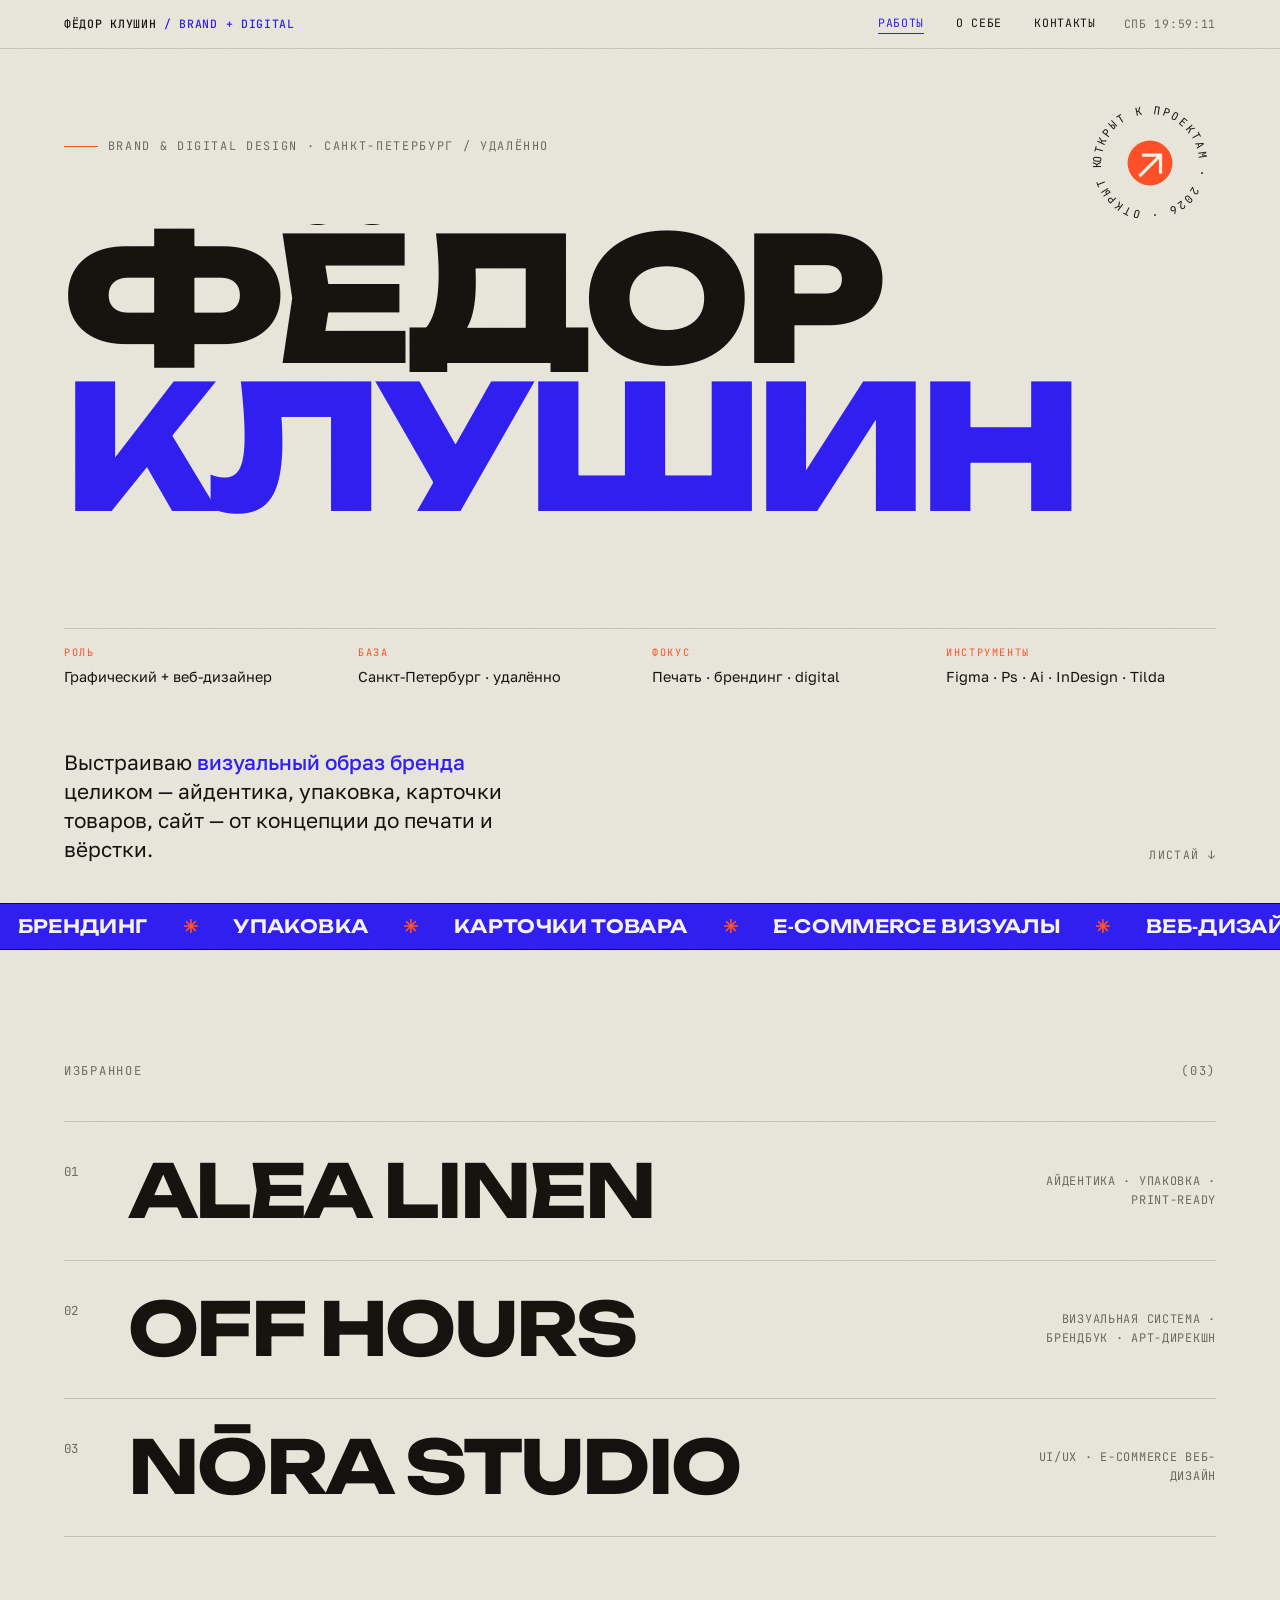
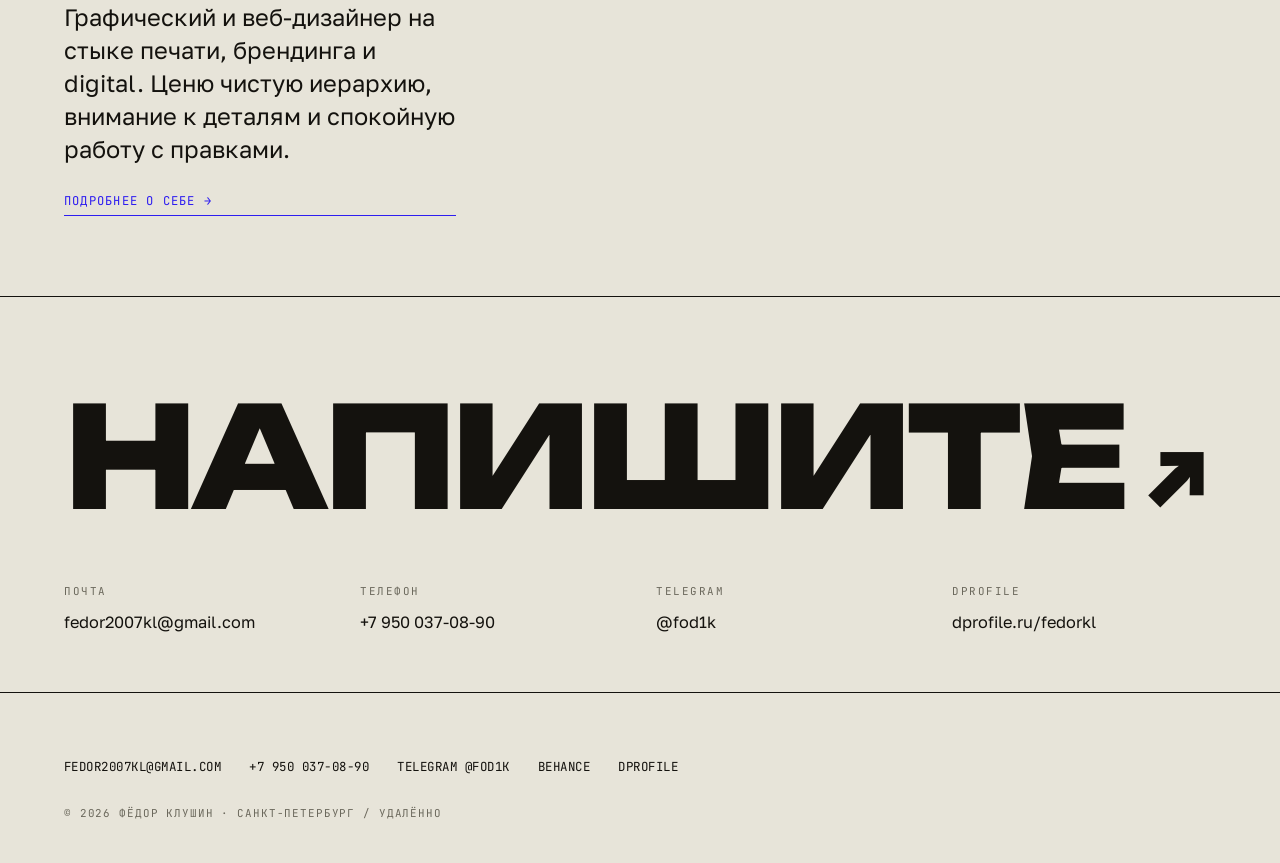
<file: index.html>
<!DOCTYPE html>
<html lang="ru">
<head>
<meta charset="utf-8">
<meta name="viewport" content="width=device-width, initial-scale=1">
<title>Фёдор Клушин — Brand &amp; Digital Design</title>
<meta name="description" content="Портфолио графического и веб-дизайнера: брендинг, упаковка, e-commerce визуалы и веб-дизайн. Санкт-Петербург / удалённо.">
<meta property="og:title" content="Фёдор Клушин — Brand &amp; Digital Design">
<meta property="og:description" content="Портфолио графического и веб-дизайнера: брендинг, упаковка, e-commerce визуалы и веб-дизайн. Санкт-Петербург / удалённо.">
<meta property="og:type" content="website">
<link rel="icon" href="assets/favicon.svg" type="image/svg+xml">
<link rel="preconnect" href="https://fonts.googleapis.com"><link rel="preconnect" href="https://fonts.gstatic.com" crossorigin><link href="https://fonts.googleapis.com/css2?family=Golos+Text:wght@400;500;600&family=JetBrains+Mono:wght@400;500&family=Unbounded:wght@600;700;800&display=swap" rel="stylesheet">
<link rel="stylesheet" href="css/styles.css">
</head>
<body>
<div class="grain" aria-hidden="true"></div>
<a class="skip-link" href="#main">К содержанию</a>
<header class="site-header">
  <a class="site-header__mark" href="index.html">ФЁДОР&nbsp;КЛУШИН <b>/ BRAND + DIGITAL</b></a>
  <button class="nav-toggle" type="button" aria-expanded="false" aria-controls="site-nav" aria-label="Меню">
    <span></span><span></span>
  </button>
  <nav class="site-nav" id="site-nav">
    <a href="index.html#work" aria-current="page">Работы</a>
    <a href="about.html">О себе</a>
    <a href="contacts.html">Контакты</a>
  </nav>
  <span class="site-header__clock" id="clock" aria-hidden="true">СПб&nbsp;—:—</span>
</header>
<main id="main">
  <section class="hero">
    <div class="seal" aria-hidden="true">
  <svg viewBox="0 0 100 100">
    <g class="seal__ring">
      <path id="sealpath" fill="none" d="M50,50 m-37,0 a37,37 0 1,1 74,0 a37,37 0 1,1 -74,0"/>
      <text><textPath href="#sealpath" startOffset="0">открыт к проектам · 2026 · открыт к проектам · 2026 · </textPath></text>
    </g>
    <circle class="seal__core" cx="50" cy="50" r="17"/>
    <path d="M44 44 L58 44 L58 58 M58 44 L42 60" stroke="var(--accent-ink)" stroke-width="2.4" fill="none"/>
  </svg>
</div>
    <p class="hero__eyebrow reveal">Brand &amp; Digital Design · Санкт‑Петербург / удалённо</p>

    <h1 class="wordmark">
      <span class="line"><span>Фёдор</span></span>
      <span class="line line--out"><span>Клушин</span></span>
    </h1>

    <dl class="hero__facts reveal">
      <div><dt>Роль</dt><dd>Графический&nbsp;+ веб‑дизайнер</dd></div>
      <div><dt>База</dt><dd>Санкт‑Петербург · удалённо</dd></div>
      <div><dt>Фокус</dt><dd>Печать · брендинг · digital</dd></div>
      <div><dt>Инструменты</dt><dd>Figma · Ps · Ai · InDesign · Tilda</dd></div>
    </dl>

    <div class="hero__foot">
      <p class="hero__lead reveal">Выстраиваю <b>визуальный образ бренда</b> целиком — айдентика, упаковка, карточки товаров, сайт — от концепции до печати и вёрстки.</p>
      <a class="scrollcue reveal" href="#work">Листай <span>↓</span></a>
    </div>
  </section>

  <div class="marquee" aria-hidden="true">
    <div class="marquee__track">
      <span>Брендинг <i>✳</i> Упаковка <i>✳</i> Карточки товара <i>✳</i> E‑commerce визуалы <i>✳</i> Веб‑дизайн <i>✳</i> Препресс <i>✳</i></span>
      <span>Брендинг <i>✳</i> Упаковка <i>✳</i> Карточки товара <i>✳</i> E‑commerce визуалы <i>✳</i> Веб‑дизайн <i>✳</i> Препресс <i>✳</i></span>
    </div>
  </div>

  <section class="section" id="work" data-preview>
    <div class="section__head reveal">
      <span>Избранное</span>
      <span>(03)</span>
    </div>
    <div class="work__list">
      <a class="row" href="work/alea-linen.html" data-thumb="0">
        <span class="row__idx">01</span>
        <span class="row__name">Alea Linen</span>
        <span class="row__tag">Айдентика · упаковка · print-ready</span>
        <img class="row__mini" src="assets/cases/alea-linen/thumb.jpg" alt="Alea Linen — превью" loading="lazy" width="74" height="56">
      </a>
      <a class="row" href="work/off-hours.html" data-thumb="1">
        <span class="row__idx">02</span>
        <span class="row__name">OFF HOURS</span>
        <span class="row__tag">Визуальная система · брендбук · арт-дирекшн</span>
        <img class="row__mini" src="assets/cases/off-hours/thumb.jpg" alt="OFF HOURS — превью" loading="lazy" width="74" height="56">
      </a>
      <a class="row" href="work/nora-studio.html" data-thumb="2">
        <span class="row__idx">03</span>
        <span class="row__name">NŌRA Studio</span>
        <span class="row__tag">UI/UX · e-commerce веб-дизайн</span>
        <img class="row__mini" src="assets/cases/nora-studio/thumb.jpg" alt="NŌRA Studio — превью" loading="lazy" width="74" height="56">
      </a>
    </div>
  </section>

  <section class="home-about reveal">
    <p>Графический и веб‑дизайнер на стыке печати, брендинга и digital. Ценю чистую иерархию, внимание к деталям и спокойную работу с правками.</p>
    <a class="textlink" href="about.html">Подробнее о себе →</a>
  </section>

  <section class="cta-block" id="contact">
    <a class="cta-block__title reveal" href="mailto:fedor2007kl@gmail.com">Напишите<span class="arw">↗</span></a>
    <div class="contact-grid">
      <div class="contact-grid__col reveal"><span>Почта</span><a href="mailto:fedor2007kl@gmail.com">fedor2007kl@gmail.com</a></div>
      <div class="contact-grid__col reveal"><span>Телефон</span><a href="tel:+79500370890">+7 950 037-08-90</a></div>
      <div class="contact-grid__col reveal"><span>Telegram</span><a href="https://t.me/fod1k" target="_blank" rel="noopener">@fod1k</a></div>
      <div class="contact-grid__col reveal"><span>Dprofile</span><a href="https://dprofile.ru/fedorkl" target="_blank" rel="noopener">dprofile.ru/fedorkl</a></div>
    </div>
  </section>
</main>

<div class="preview" id="preview" aria-hidden="true">
  <div class="preview__fig" data-thumb="0"><img src="assets/cases/alea-linen/thumb.jpg" alt="" loading="lazy"></div>
  <div class="preview__fig" data-thumb="1"><img src="assets/cases/off-hours/thumb.jpg" alt="" loading="lazy"></div>
  <div class="preview__fig" data-thumb="2"><img src="assets/cases/nora-studio/thumb.jpg" alt="" loading="lazy"></div>
</div>
<footer class="site-footer">
  <div class="site-footer__row">
    <div class="site-footer__links">
      <a href="mailto:fedor2007kl@gmail.com">fedor2007kl@gmail.com</a>
      <a href="tel:+79500370890">+7 950 037-08-90</a>
      <a href="https://t.me/fod1k" target="_blank" rel="noopener">Telegram @fod1k</a>
      <a href="https://www.behance.net/fedorklushin" target="_blank" rel="noopener">Behance</a>
      <a href="https://dprofile.ru/fedorkl" target="_blank" rel="noopener">Dprofile</a>
    </div>
  </div>
  <p class="site-footer__note">© 2026 Фёдор Клушин · Санкт-Петербург / удалённо</p>
</footer>
<script src="js/site.js"></script>
</body>
</html>
</file>
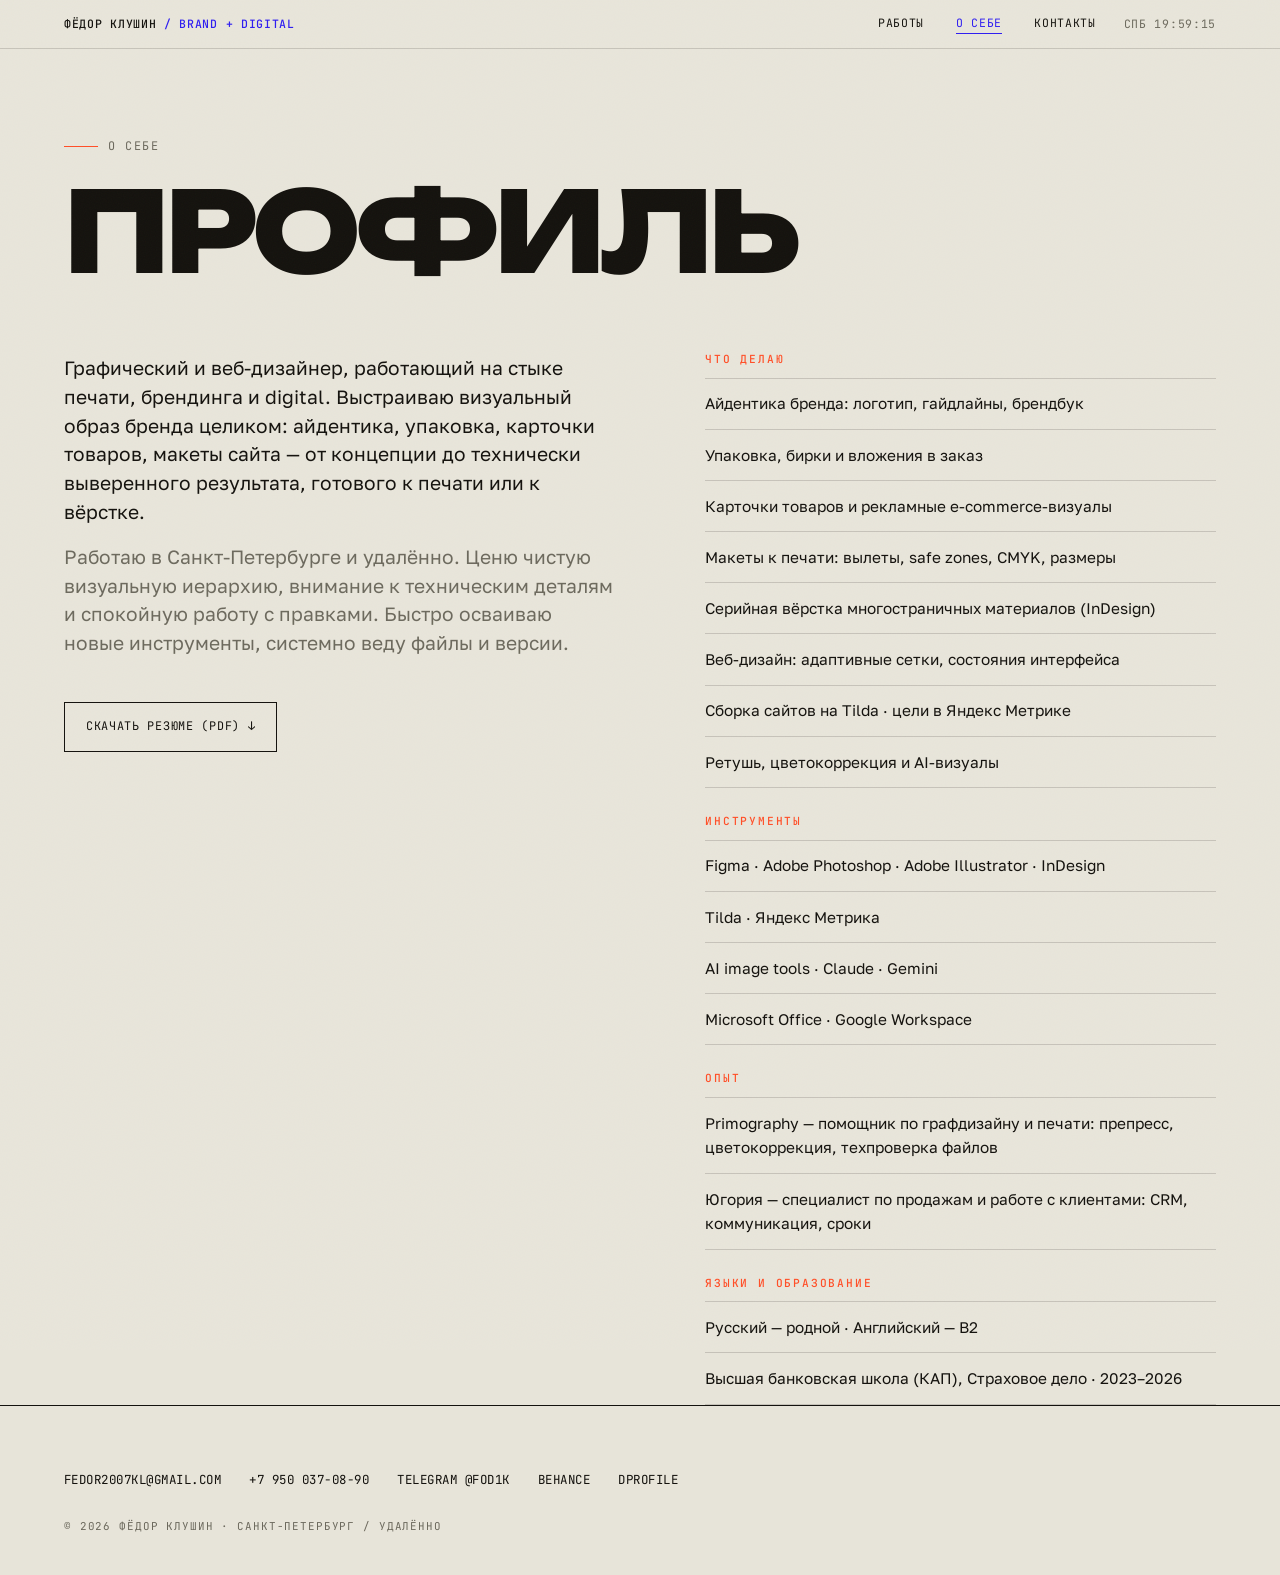
<file: about.html>
<!DOCTYPE html>
<html lang="ru">
<head>
<meta charset="utf-8">
<meta name="viewport" content="width=device-width, initial-scale=1">
<title>О себе — Фёдор Клушин</title>
<meta name="description" content="Графический и веб-дизайнер на стыке печати, брендинга и digital. Айдентика, упаковка, карточки товаров, веб — от концепции до печати и вёрстки.">
<meta property="og:title" content="О себе — Фёдор Клушин">
<meta property="og:description" content="Графический и веб-дизайнер на стыке печати, брендинга и digital. Айдентика, упаковка, карточки товаров, веб — от концепции до печати и вёрстки.">
<meta property="og:type" content="website">
<link rel="icon" href="assets/favicon.svg" type="image/svg+xml">
<link rel="preconnect" href="https://fonts.googleapis.com"><link rel="preconnect" href="https://fonts.gstatic.com" crossorigin><link href="https://fonts.googleapis.com/css2?family=Golos+Text:wght@400;500;600&family=JetBrains+Mono:wght@400;500&family=Unbounded:wght@600;700;800&display=swap" rel="stylesheet">
<link rel="stylesheet" href="css/styles.css">
</head>
<body>
<div class="grain" aria-hidden="true"></div>
<a class="skip-link" href="#main">К содержанию</a>
<header class="site-header">
  <a class="site-header__mark" href="index.html">ФЁДОР&nbsp;КЛУШИН <b>/ BRAND + DIGITAL</b></a>
  <button class="nav-toggle" type="button" aria-expanded="false" aria-controls="site-nav" aria-label="Меню">
    <span></span><span></span>
  </button>
  <nav class="site-nav" id="site-nav">
    <a href="index.html#work">Работы</a>
    <a href="about.html" aria-current="page">О себе</a>
    <a href="contacts.html">Контакты</a>
  </nav>
  <span class="site-header__clock" id="clock" aria-hidden="true">СПб&nbsp;—:—</span>
</header>
<main id="main">
  <header class="page-hero">
    <p class="page-hero__kicker">О себе</p>
    <h1>Профиль</h1>
  </header>

  <section class="about">
    <div class="prose reveal">
      <p>Графический и веб‑дизайнер, работающий на стыке печати, брендинга и digital. Выстраиваю визуальный образ бренда целиком: айдентика, упаковка, карточки товаров, макеты сайта — от концепции до технически выверенного результата, готового к печати или к вёрстке.</p>
      <p>Работаю в Санкт‑Петербурге и удалённо. Ценю чистую визуальную иерархию, внимание к техническим деталям и спокойную работу с правками. Быстро осваиваю новые инструменты, системно веду файлы и версии.</p>
      <a class="btn" href="assets/resume/Fedor-Klushin-resume.pdf" download>Скачать резюме (PDF) ↓</a>
    </div>

    <div class="spec reveal">
      <div class="spec__group">
        <h2>Что делаю</h2>
        <ul class="spec__list">
          <li>Айдентика бренда: логотип, гайдлайны, брендбук</li>
          <li>Упаковка, бирки и вложения в заказ</li>
          <li>Карточки товаров и рекламные e‑commerce‑визуалы</li>
          <li>Макеты к печати: вылеты, safe zones, CMYK, размеры</li>
          <li>Серийная вёрстка многостраничных материалов (InDesign)</li>
          <li>Веб‑дизайн: адаптивные сетки, состояния интерфейса</li>
          <li>Сборка сайтов на Tilda · цели в Яндекс Метрике</li>
          <li>Ретушь, цветокоррекция и AI‑визуалы</li>
        </ul>
      </div>
      <div class="spec__group">
        <h2>Инструменты</h2>
        <ul class="spec__list">
          <li>Figma · Adobe Photoshop · Adobe Illustrator · InDesign</li>
          <li>Tilda · Яндекс Метрика</li>
          <li>AI image tools · Claude · Gemini</li>
          <li>Microsoft Office · Google Workspace</li>
        </ul>
      </div>
      <div class="spec__group">
        <h2>Опыт</h2>
        <ul class="spec__list">
          <li>Primography — помощник по графдизайну и печати: препресс, цветокоррекция, техпроверка файлов</li>
          <li>Югория — специалист по продажам и работе с клиентами: CRM, коммуникация, сроки</li>
        </ul>
      </div>
      <div class="spec__group">
        <h2>Языки и образование</h2>
        <ul class="spec__list">
          <li>Русский — родной · Английский — B2</li>
          <li>Высшая банковская школа (КАП), Страховое дело · 2023–2026</li>
        </ul>
      </div>
    </div>
  </section>
</main>
<footer class="site-footer">
  <div class="site-footer__row">
    <div class="site-footer__links">
      <a href="mailto:fedor2007kl@gmail.com">fedor2007kl@gmail.com</a>
      <a href="tel:+79500370890">+7 950 037-08-90</a>
      <a href="https://t.me/fod1k" target="_blank" rel="noopener">Telegram @fod1k</a>
      <a href="https://www.behance.net/fedorklushin" target="_blank" rel="noopener">Behance</a>
      <a href="https://dprofile.ru/fedorkl" target="_blank" rel="noopener">Dprofile</a>
    </div>
  </div>
  <p class="site-footer__note">© 2026 Фёдор Клушин · Санкт-Петербург / удалённо</p>
</footer>
<script src="js/site.js"></script>
</body>
</html>
</file>
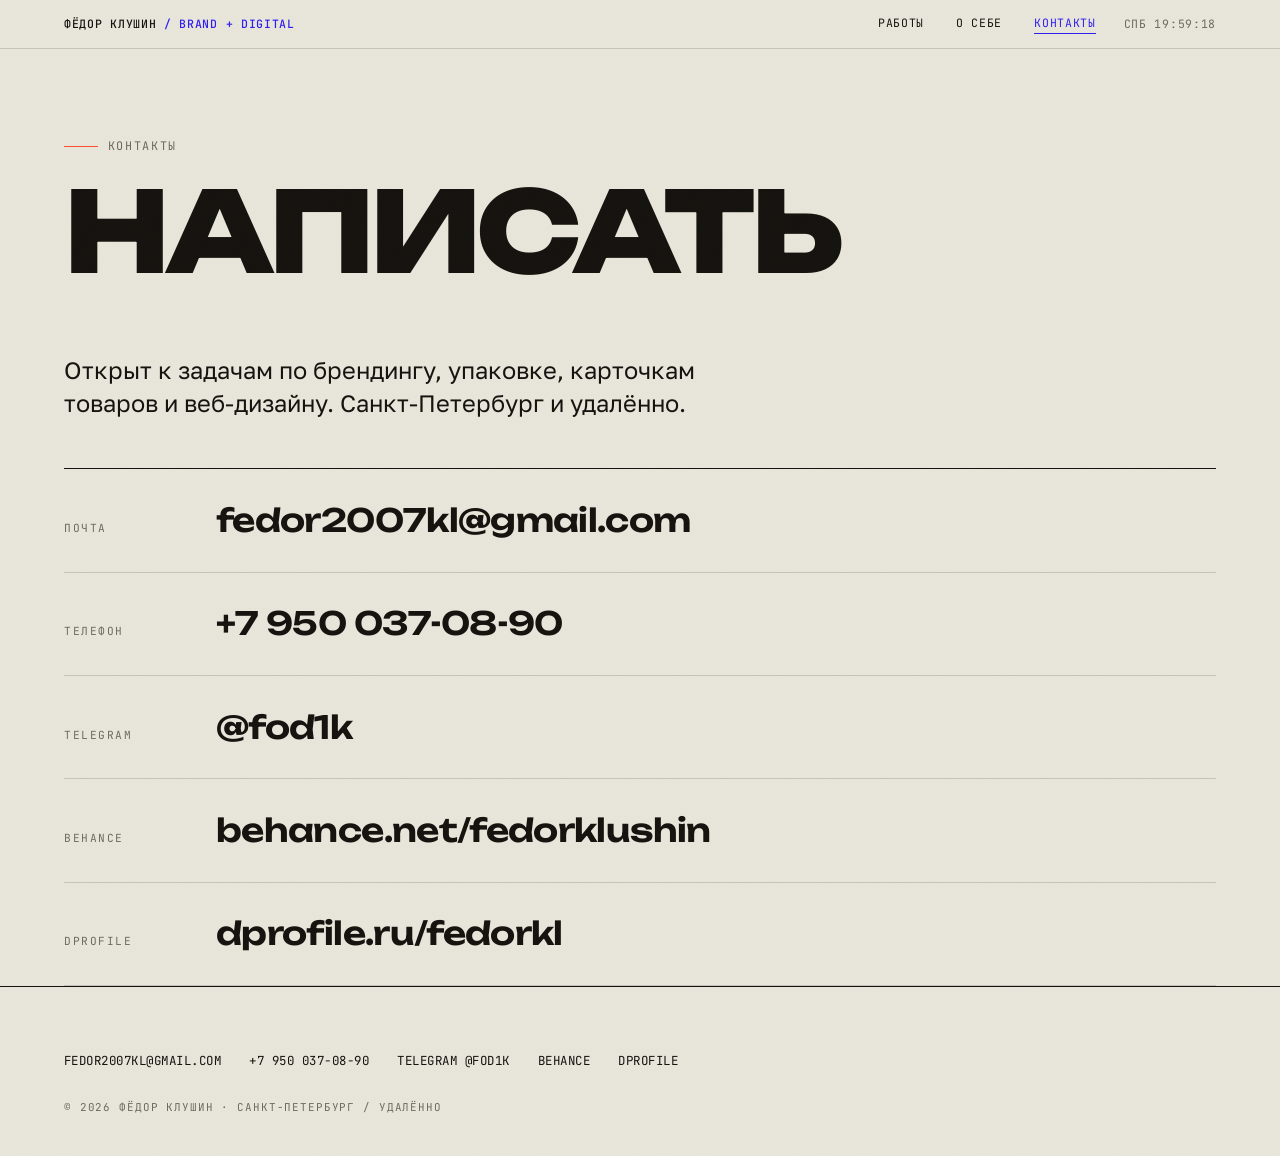
<file: contacts.html>
<!DOCTYPE html>
<html lang="ru">
<head>
<meta charset="utf-8">
<meta name="viewport" content="width=device-width, initial-scale=1">
<title>Контакты — Фёдор Клушин</title>
<meta name="description" content="Связаться с Фёдором Клушиным: email, телефон, Telegram, Behance, Dprofile. Санкт-Петербург / удалённо.">
<meta property="og:title" content="Контакты — Фёдор Клушин">
<meta property="og:description" content="Связаться с Фёдором Клушиным: email, телефон, Telegram, Behance, Dprofile. Санкт-Петербург / удалённо.">
<meta property="og:type" content="website">
<link rel="icon" href="assets/favicon.svg" type="image/svg+xml">
<link rel="preconnect" href="https://fonts.googleapis.com"><link rel="preconnect" href="https://fonts.gstatic.com" crossorigin><link href="https://fonts.googleapis.com/css2?family=Golos+Text:wght@400;500;600&family=JetBrains+Mono:wght@400;500&family=Unbounded:wght@600;700;800&display=swap" rel="stylesheet">
<link rel="stylesheet" href="css/styles.css">
</head>
<body>
<div class="grain" aria-hidden="true"></div>
<a class="skip-link" href="#main">К содержанию</a>
<header class="site-header">
  <a class="site-header__mark" href="index.html">ФЁДОР&nbsp;КЛУШИН <b>/ BRAND + DIGITAL</b></a>
  <button class="nav-toggle" type="button" aria-expanded="false" aria-controls="site-nav" aria-label="Меню">
    <span></span><span></span>
  </button>
  <nav class="site-nav" id="site-nav">
    <a href="index.html#work">Работы</a>
    <a href="about.html">О себе</a>
    <a href="contacts.html" aria-current="page">Контакты</a>
  </nav>
  <span class="site-header__clock" id="clock" aria-hidden="true">СПб&nbsp;—:—</span>
</header>
<main id="main">
  <header class="page-hero">
    <p class="page-hero__kicker">Контакты</p>
    <h1>Написать</h1>
  </header>

  <section class="contacts">
    <p class="contacts__lead reveal">Открыт к задачам по брендингу, упаковке, карточкам товаров и веб‑дизайну. Санкт‑Петербург и удалённо.</p>
    <ul class="contacts__list reveal">
      <li><span>Почта</span><a href="mailto:fedor2007kl@gmail.com">fedor2007kl@gmail.com</a></li>
      <li><span>Телефон</span><a href="tel:+79500370890">+7 950 037-08-90</a></li>
      <li><span>Telegram</span><a href="https://t.me/fod1k" target="_blank" rel="noopener">@fod1k</a></li>
      <li><span>Behance</span><a href="https://www.behance.net/fedorklushin" target="_blank" rel="noopener">behance.net/fedorklushin</a></li>
      <li><span>Dprofile</span><a href="https://dprofile.ru/fedorkl" target="_blank" rel="noopener">dprofile.ru/fedorkl</a></li>
    </ul>
  </section>
</main>
<footer class="site-footer">
  <div class="site-footer__row">
    <div class="site-footer__links">
      <a href="mailto:fedor2007kl@gmail.com">fedor2007kl@gmail.com</a>
      <a href="tel:+79500370890">+7 950 037-08-90</a>
      <a href="https://t.me/fod1k" target="_blank" rel="noopener">Telegram @fod1k</a>
      <a href="https://www.behance.net/fedorklushin" target="_blank" rel="noopener">Behance</a>
      <a href="https://dprofile.ru/fedorkl" target="_blank" rel="noopener">Dprofile</a>
    </div>
  </div>
  <p class="site-footer__note">© 2026 Фёдор Клушин · Санкт-Петербург / удалённо</p>
</footer>
<script src="js/site.js"></script>
</body>
</html>
</file>
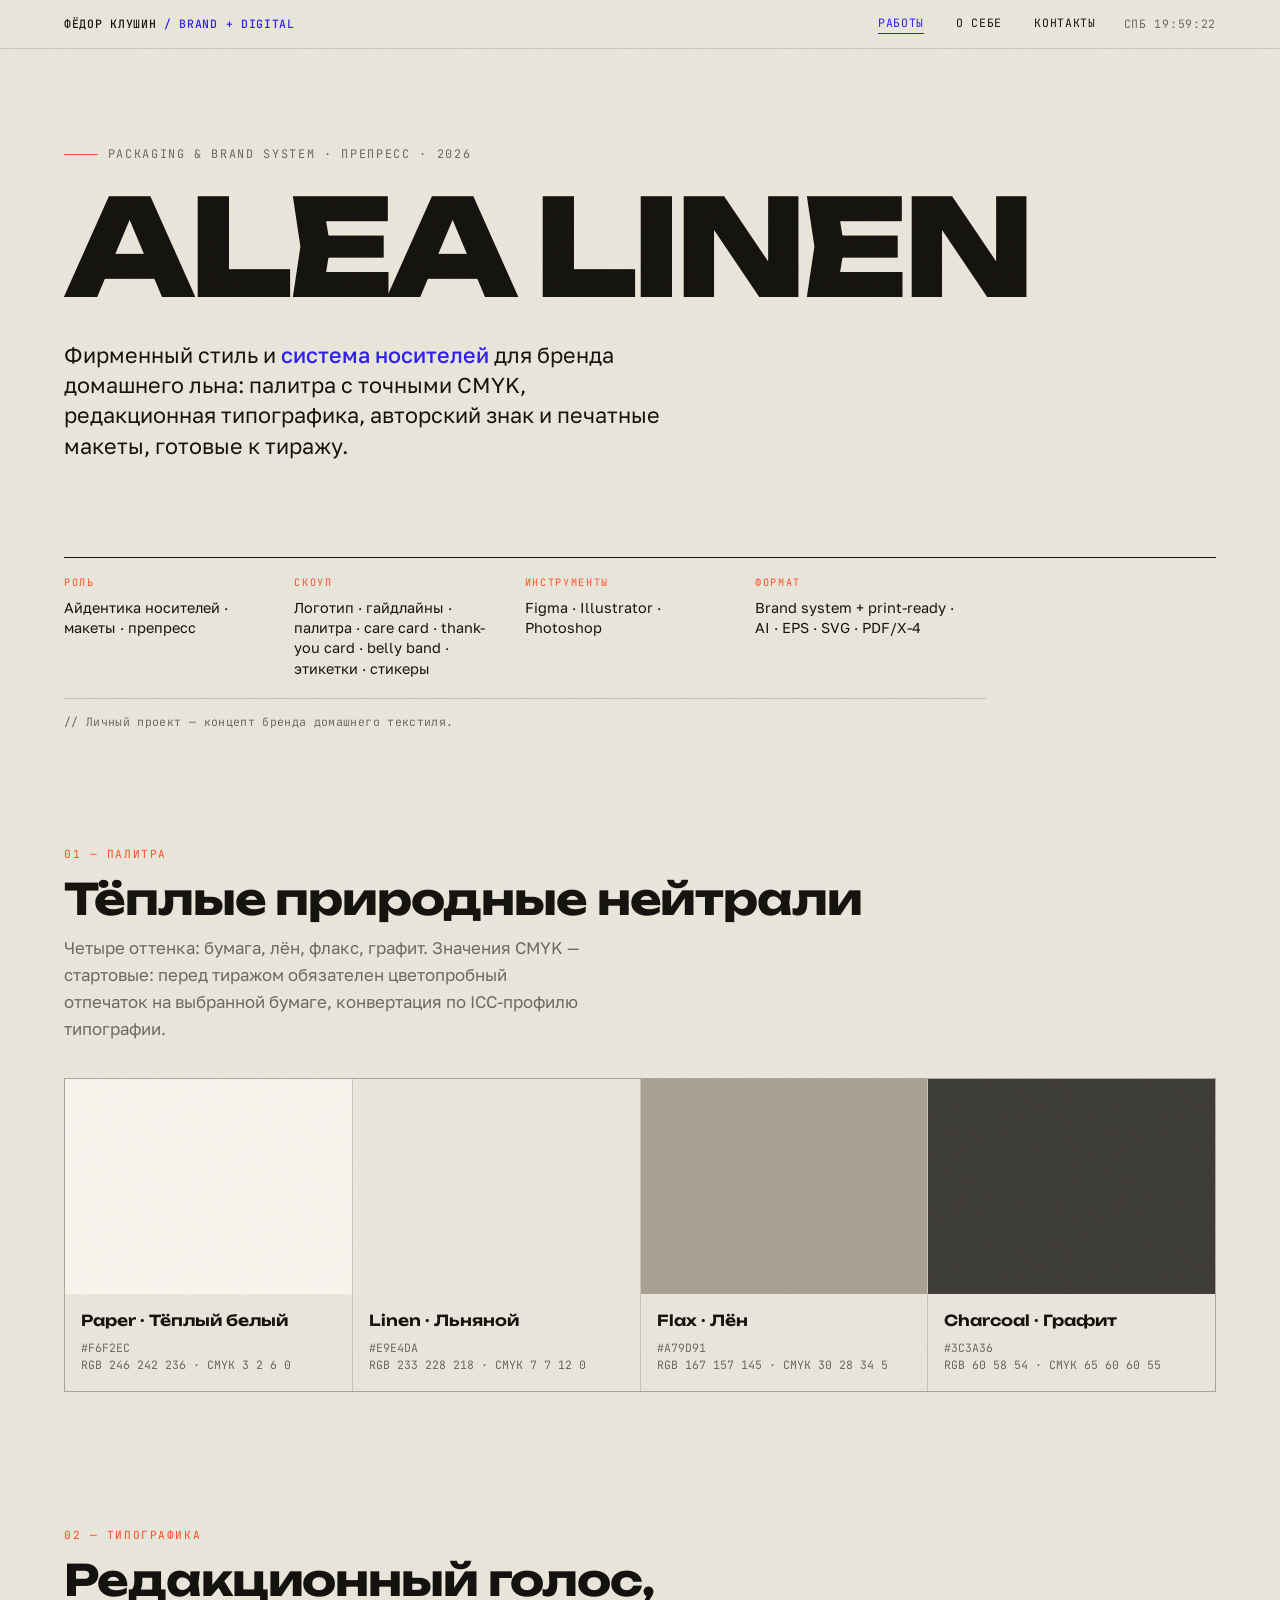
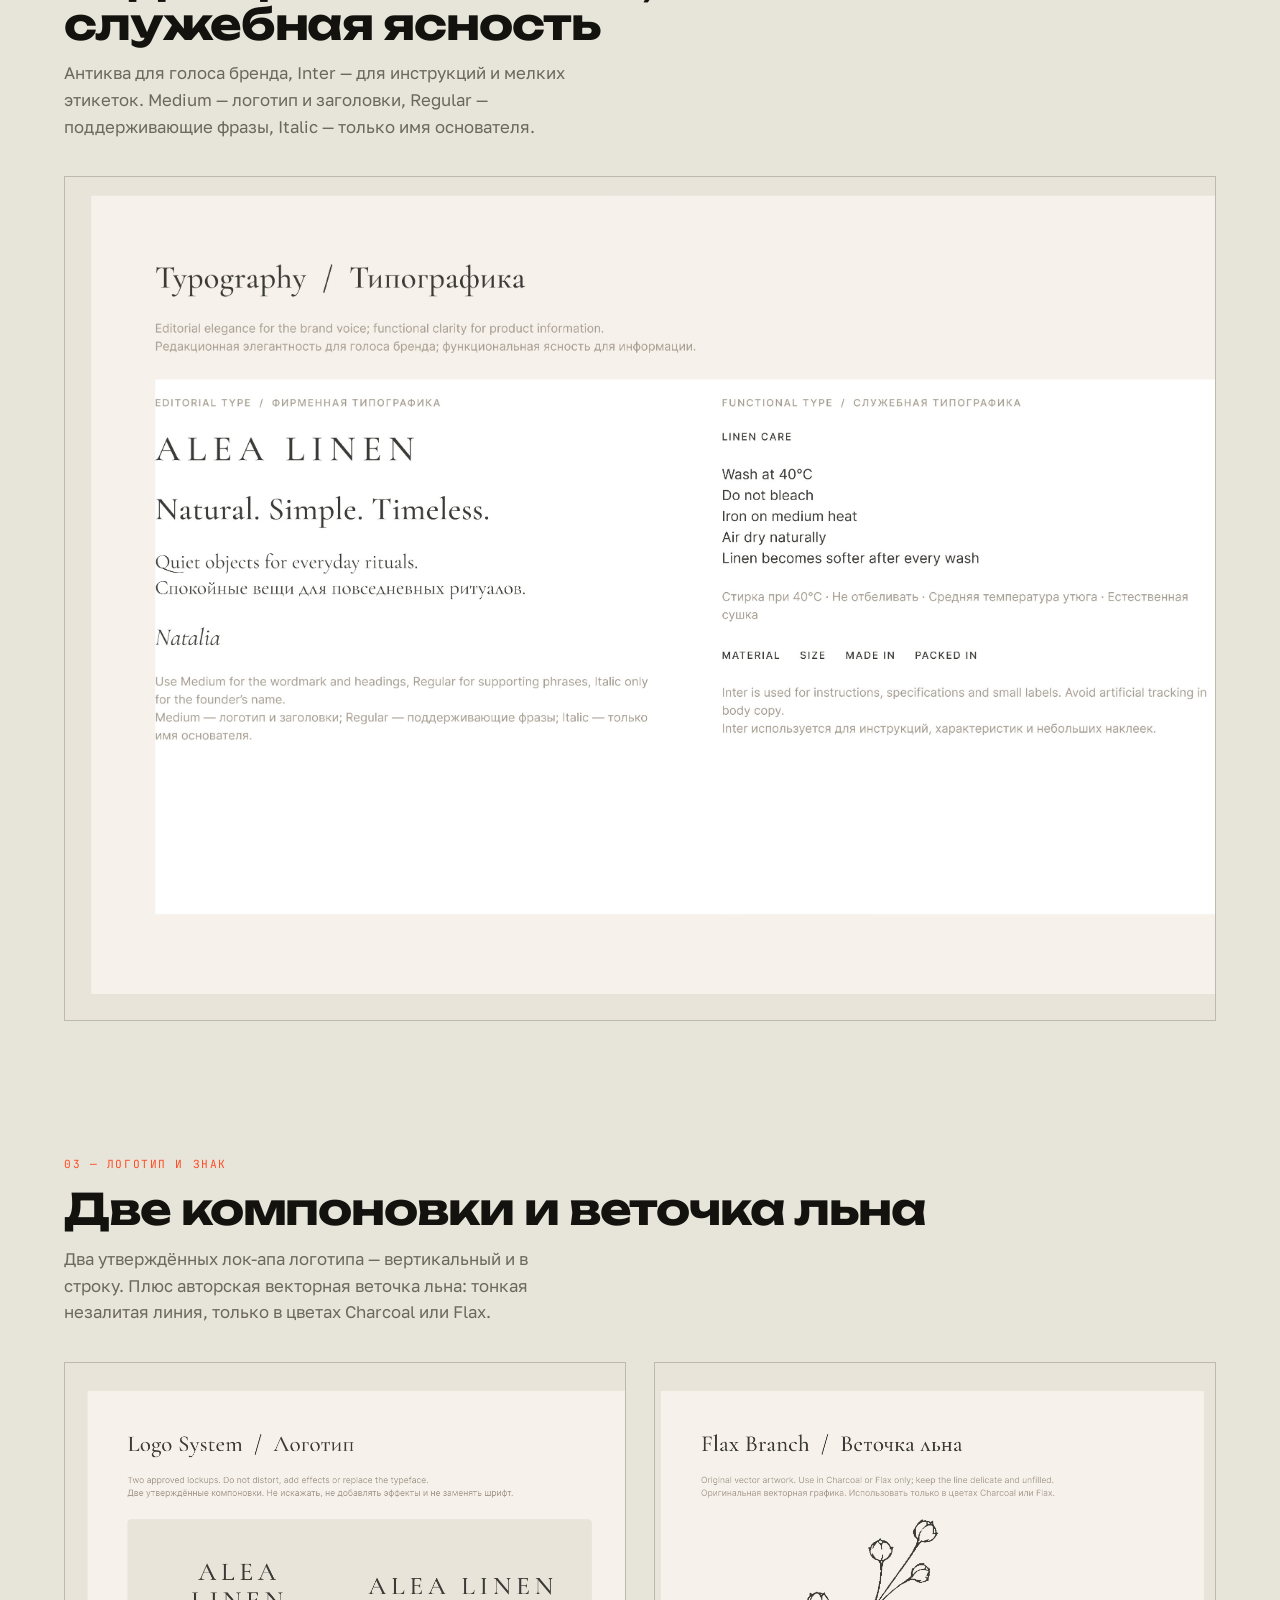
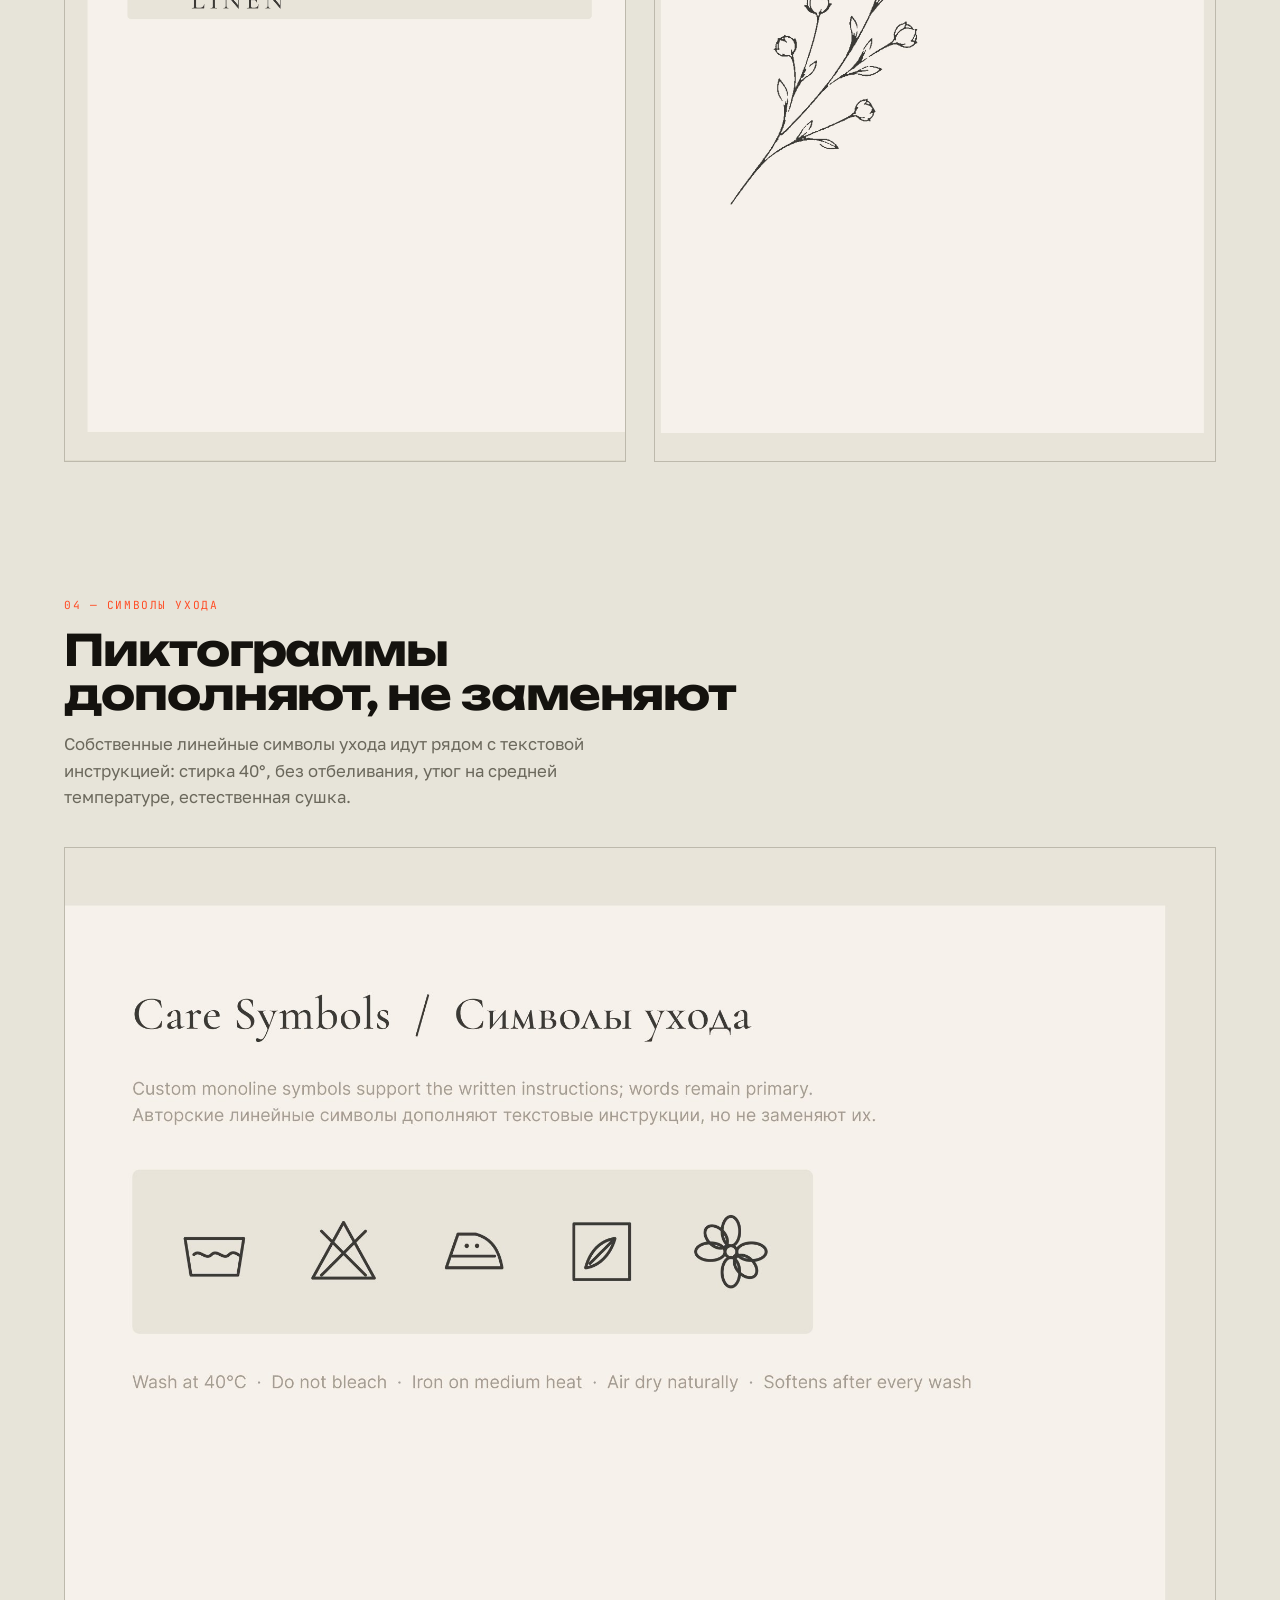
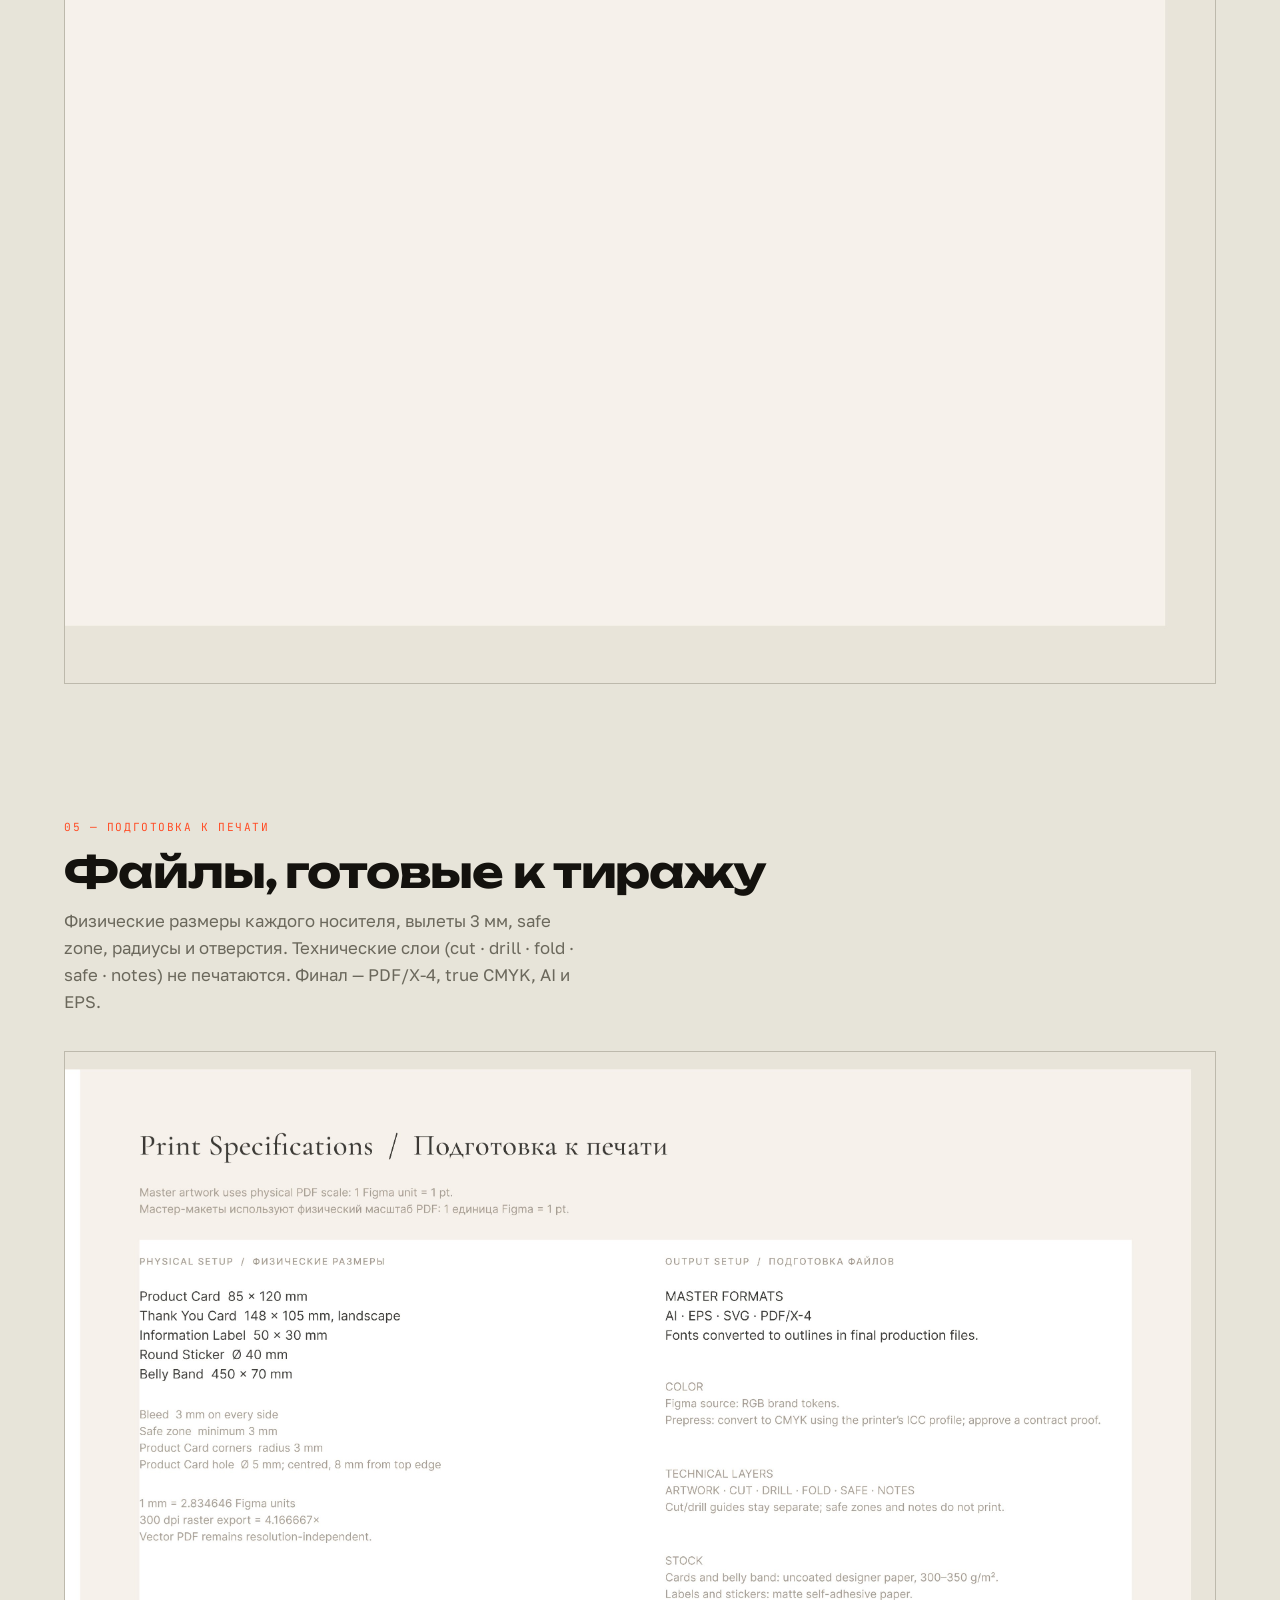
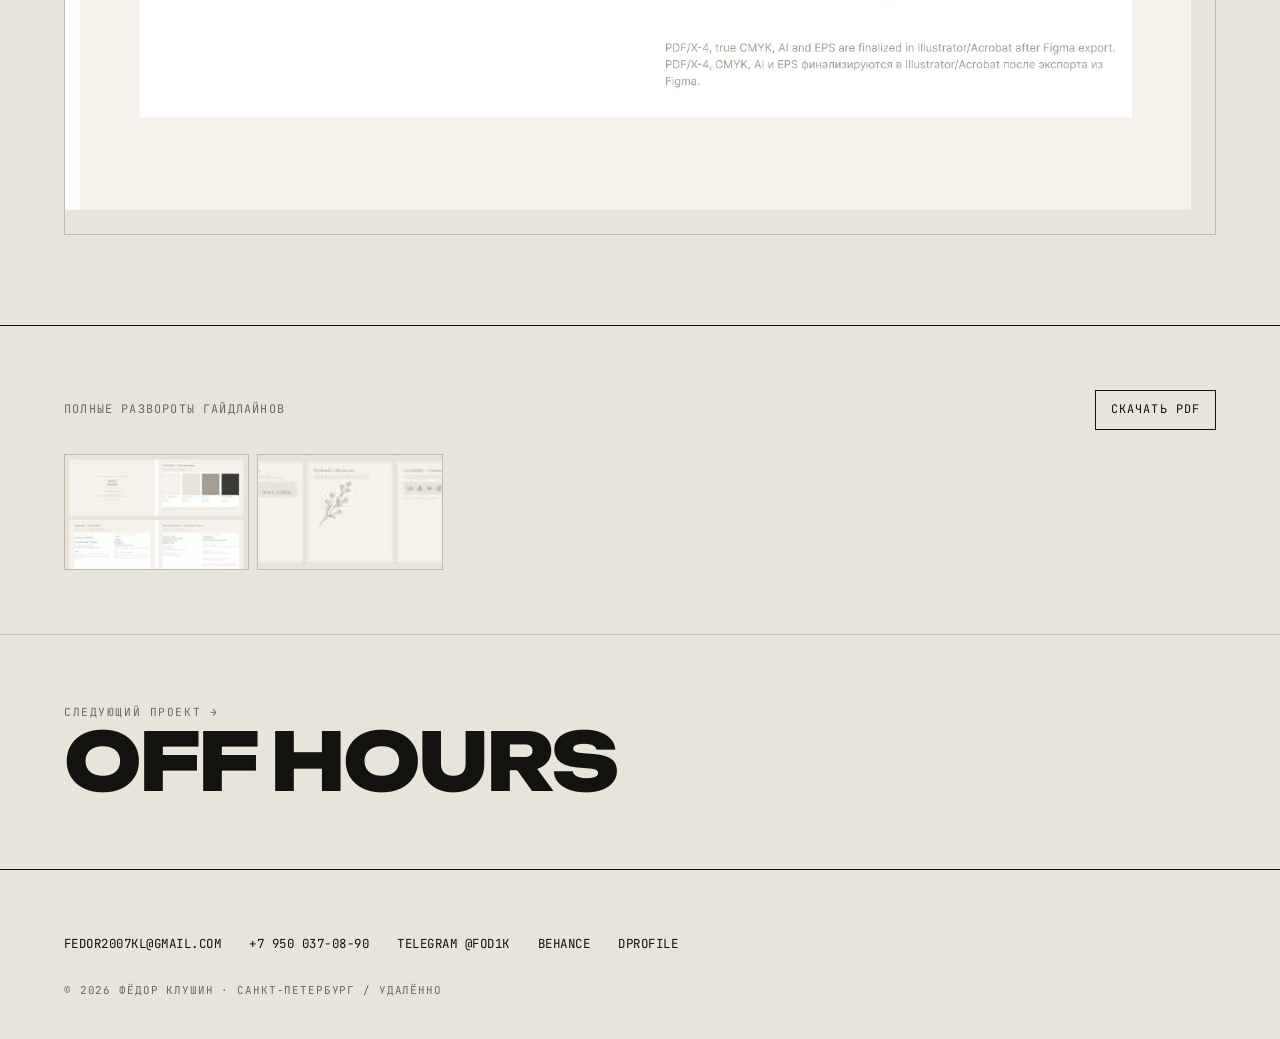
<file: work/alea-linen.html>
<!DOCTYPE html>
<html lang="ru">
<head>
<meta charset="utf-8">
<meta name="viewport" content="width=device-width, initial-scale=1">
<title>Alea Linen — кейс Фёдора Клушина</title>
<meta name="description" content="Packaging и brand system · препресс · 2026">
<meta property="og:title" content="Alea Linen — кейс Фёдора Клушина">
<meta property="og:description" content="Packaging и brand system · препресс · 2026">
<meta property="og:type" content="website">
<link rel="icon" href="../assets/favicon.svg" type="image/svg+xml">
<link rel="preconnect" href="https://fonts.googleapis.com"><link rel="preconnect" href="https://fonts.gstatic.com" crossorigin><link href="https://fonts.googleapis.com/css2?family=Golos+Text:wght@400;500;600&family=JetBrains+Mono:wght@400;500&family=Unbounded:wght@600;700;800&display=swap" rel="stylesheet">
<link rel="stylesheet" href="../css/styles.css">
</head>
<body>
<div class="grain" aria-hidden="true"></div>
<a class="skip-link" href="#main">К содержанию</a>
<header class="site-header">
  <a class="site-header__mark" href="../index.html">ФЁДОР&nbsp;КЛУШИН <b>/ BRAND + DIGITAL</b></a>
  <button class="nav-toggle" type="button" aria-expanded="false" aria-controls="site-nav" aria-label="Меню">
    <span></span><span></span>
  </button>
  <nav class="site-nav" id="site-nav">
    <a href="../index.html#work" aria-current="page">Работы</a>
    <a href="../about.html">О себе</a>
    <a href="../contacts.html">Контакты</a>
  </nav>
  <span class="site-header__clock" id="clock" aria-hidden="true">СПб&nbsp;—:—</span>
</header>
<main id="main">
  <section class="case-hero">
    <p class="case-hero__kicker">Packaging &amp; brand system · препресс · 2026</p>
    <h1>Alea Linen</h1>
    <p class="case-hero__lead">Фирменный стиль и <b>система носителей</b> для бренда домашнего льна: палитра с точными CMYK, редакционная типографика, авторский знак и печатные макеты, готовые к тиражу.</p>
  </section>

  <dl class="case-meta">
    <div><dt>Роль</dt><dd>Айдентика носителей · макеты · препресс</dd></div>
    <div><dt>Скоуп</dt><dd>Логотип · гайдлайны · палитра · care card · thank-you card · belly band · этикетки · стикеры</dd></div>
    <div><dt>Инструменты</dt><dd>Figma · Illustrator · Photoshop</dd></div>
    <div><dt>Формат</dt><dd>Brand system + print-ready · AI · EPS · SVG · PDF/X-4</dd></div>
    <p class="note">// Личный проект — концепт бренда домашнего текстиля.</p>
  </dl>

  <div class="story">
<section class="spread reveal">
  <div class="spread__head">
    <span class="spread__label">01 — Палитра</span>
    <h2 class="spread__h">Тёплые природные нейтрали</h2>
    <p class="spread__p">Четыре оттенка: бумага, лён, флакс, графит. Значения CMYK — стартовые: перед тиражом обязателен цветопробный отпечаток на выбранной бумаге, конвертация по ICC-профилю типографии.</p>
  </div>
  <div class="swatches"><div class="sw"><div class="sw__chip" style="background:#F6F2EC"></div><div class="sw__body"><div class="sw__name">Paper · Тёплый белый</div><div class="sw__hex">#F6F2EC<br>RGB 246 242 236 · CMYK 3 2 6 0</div></div></div><div class="sw"><div class="sw__chip" style="background:#E9E4DA"></div><div class="sw__body"><div class="sw__name">Linen · Льняной</div><div class="sw__hex">#E9E4DA<br>RGB 233 228 218 · CMYK 7 7 12 0</div></div></div><div class="sw"><div class="sw__chip" style="background:#A79D91"></div><div class="sw__body"><div class="sw__name">Flax · Лён</div><div class="sw__hex">#A79D91<br>RGB 167 157 145 · CMYK 30 28 34 5</div></div></div><div class="sw"><div class="sw__chip" style="background:#3C3A36"></div><div class="sw__body"><div class="sw__name">Charcoal · Графит</div><div class="sw__hex">#3C3A36<br>RGB 60 58 54 · CMYK 65 60 60 55</div></div></div></div>
</section>
<section class="spread reveal">
  <div class="spread__head">
    <span class="spread__label">02 — Типографика</span>
    <h2 class="spread__h">Редакционный голос, служебная ясность</h2>
    <p class="spread__p">Антиква для голоса бренда, Inter — для инструкций и мелких этикеток. Medium — логотип и заголовки, Regular — поддерживающие фразы, Italic — только имя основателя.</p>
  </div>
  <div class="spread__imgs"><button class="spread__img" data-full="../assets/cases/alea-linen/pdf/a3-type.jpg" aria-label="Открыть изображение: Alea Linen — типографическая система"><img src="../assets/cases/alea-linen/pdf/a3-type.jpg" alt="Alea Linen — типографическая система" loading="lazy"></button></div>
</section>
<section class="spread reveal">
  <div class="spread__head">
    <span class="spread__label">03 — Логотип и знак</span>
    <h2 class="spread__h">Две компоновки и веточка льна</h2>
    <p class="spread__p">Два утверждённых лок-апа логотипа — вертикальный и в строку. Плюс авторская векторная веточка льна: тонкая незалитая линия, только в цветах Charcoal или Flax.</p>
  </div>
  <div class="spread__imgs spread__imgs--pair"><button class="spread__img" data-full="../assets/cases/alea-linen/pdf/a5-logo.jpg" aria-label="Открыть изображение: Alea Linen — логотип, две компоновки"><img src="../assets/cases/alea-linen/pdf/a5-logo.jpg" alt="Alea Linen — логотип, две компоновки" loading="lazy"></button><button class="spread__img" data-full="../assets/cases/alea-linen/pdf/a6-flax.jpg" aria-label="Открыть изображение: Alea Linen — авторский знак, веточка льна"><img src="../assets/cases/alea-linen/pdf/a6-flax.jpg" alt="Alea Linen — авторский знак, веточка льна" loading="lazy"></button></div>
</section>
<section class="spread reveal">
  <div class="spread__head">
    <span class="spread__label">04 — Символы ухода</span>
    <h2 class="spread__h">Пиктограммы дополняют, не заменяют</h2>
    <p class="spread__p">Собственные линейные символы ухода идут рядом с текстовой инструкцией: стирка 40°, без отбеливания, утюг на средней температуре, естественная сушка.</p>
  </div>
  <div class="spread__imgs"><button class="spread__img" data-full="../assets/cases/alea-linen/pdf/a7-care.jpg" aria-label="Открыть изображение: Alea Linen — символы ухода"><img src="../assets/cases/alea-linen/pdf/a7-care.jpg" alt="Alea Linen — символы ухода" loading="lazy"></button></div>
</section>
<section class="spread reveal">
  <div class="spread__head">
    <span class="spread__label">05 — Подготовка к печати</span>
    <h2 class="spread__h">Файлы, готовые к тиражу</h2>
    <p class="spread__p">Физические размеры каждого носителя, вылеты 3 мм, safe zone, радиусы и отверстия. Технические слои (cut · drill · fold · safe · notes) не печатаются. Финал — PDF/X-4, true CMYK, AI и EPS.</p>
  </div>
  <div class="spread__imgs"><button class="spread__img" data-full="../assets/cases/alea-linen/pdf/a4-print.jpg" aria-label="Открыть изображение: Alea Linen — подготовка к печати, спецификация"><img src="../assets/cases/alea-linen/pdf/a4-print.jpg" alt="Alea Linen — подготовка к печати, спецификация" loading="lazy"></button></div>
</section>
  </div>

<section class="archive reveal">
  <div class="archive__head">
    <span>Полные развороты гайдлайнов</span>
    <a class="archive__dl" href="../assets/cases/alea-linen/Alea-Linen-brand-guidelines.pdf" download>Скачать PDF</a>
  </div>
  <div class="sheet sheet--wide">
    <button class="sheet__cell" data-full="../assets/cases/alea-linen/pdf/board-1.jpg" aria-label="Alea Linen — разворот 1"><img src="../assets/cases/alea-linen/pdf/thumbs/board-1.jpg" alt="Alea Linen — разворот 1" loading="lazy"></button>
    <button class="sheet__cell" data-full="../assets/cases/alea-linen/pdf/board-2.jpg" aria-label="Alea Linen — разворот 2"><img src="../assets/cases/alea-linen/pdf/thumbs/board-2.jpg" alt="Alea Linen — разворот 2" loading="lazy"></button>
  </div>
</section>

  <nav class="next-case">
    <a class="next-case__link" href="../work/off-hours.html"><span>Следующий проект →</span>OFF HOURS</a>
  </nav>
</main>

<div class="lightbox" id="lightbox" role="dialog" aria-modal="true" aria-label="Просмотр изображения">
  <button class="lightbox__close" type="button">Закрыть ✕</button>
  <img alt="" id="lightbox-img">
</div>
<footer class="site-footer">
  <div class="site-footer__row">
    <div class="site-footer__links">
      <a href="mailto:fedor2007kl@gmail.com">fedor2007kl@gmail.com</a>
      <a href="tel:+79500370890">+7 950 037-08-90</a>
      <a href="https://t.me/fod1k" target="_blank" rel="noopener">Telegram @fod1k</a>
      <a href="https://www.behance.net/fedorklushin" target="_blank" rel="noopener">Behance</a>
      <a href="https://dprofile.ru/fedorkl" target="_blank" rel="noopener">Dprofile</a>
    </div>
  </div>
  <p class="site-footer__note">© 2026 Фёдор Клушин · Санкт-Петербург / удалённо</p>
</footer>
<script src="../js/site.js"></script>
</body>
</html>
</file>
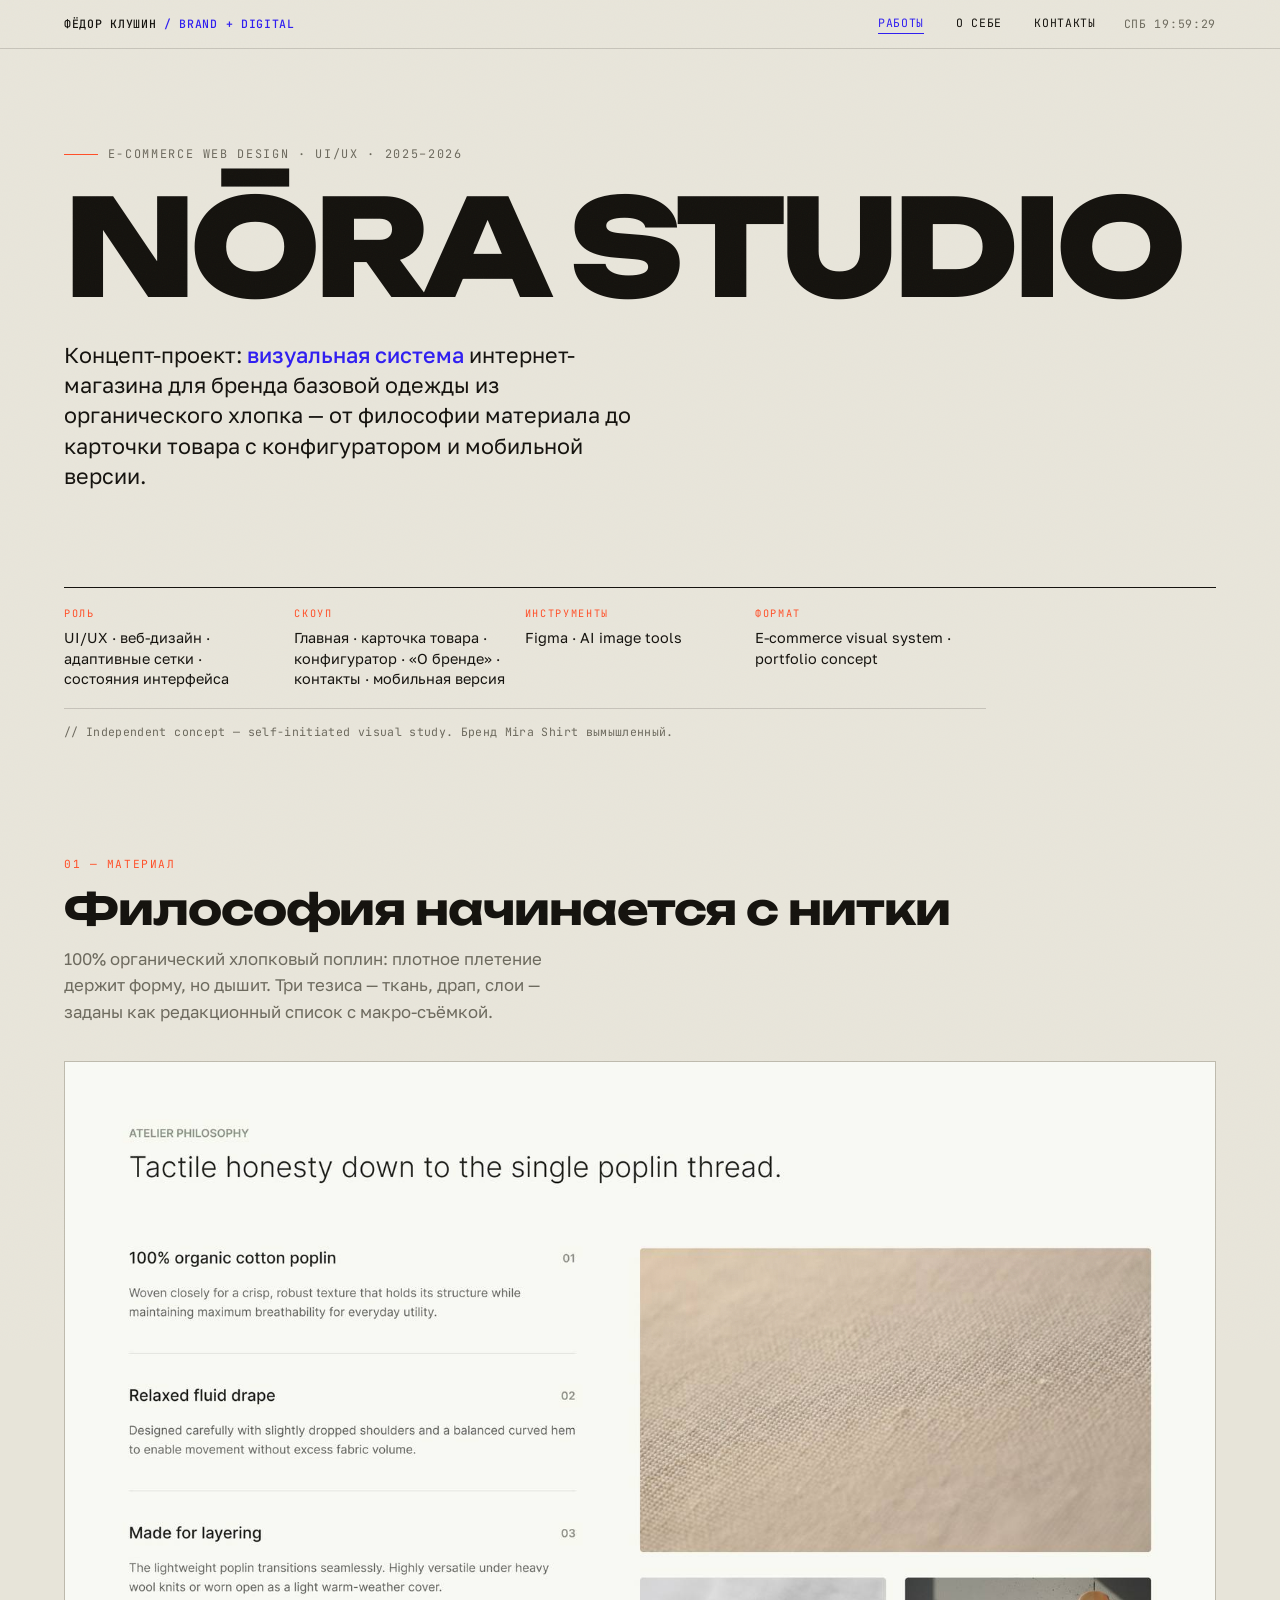
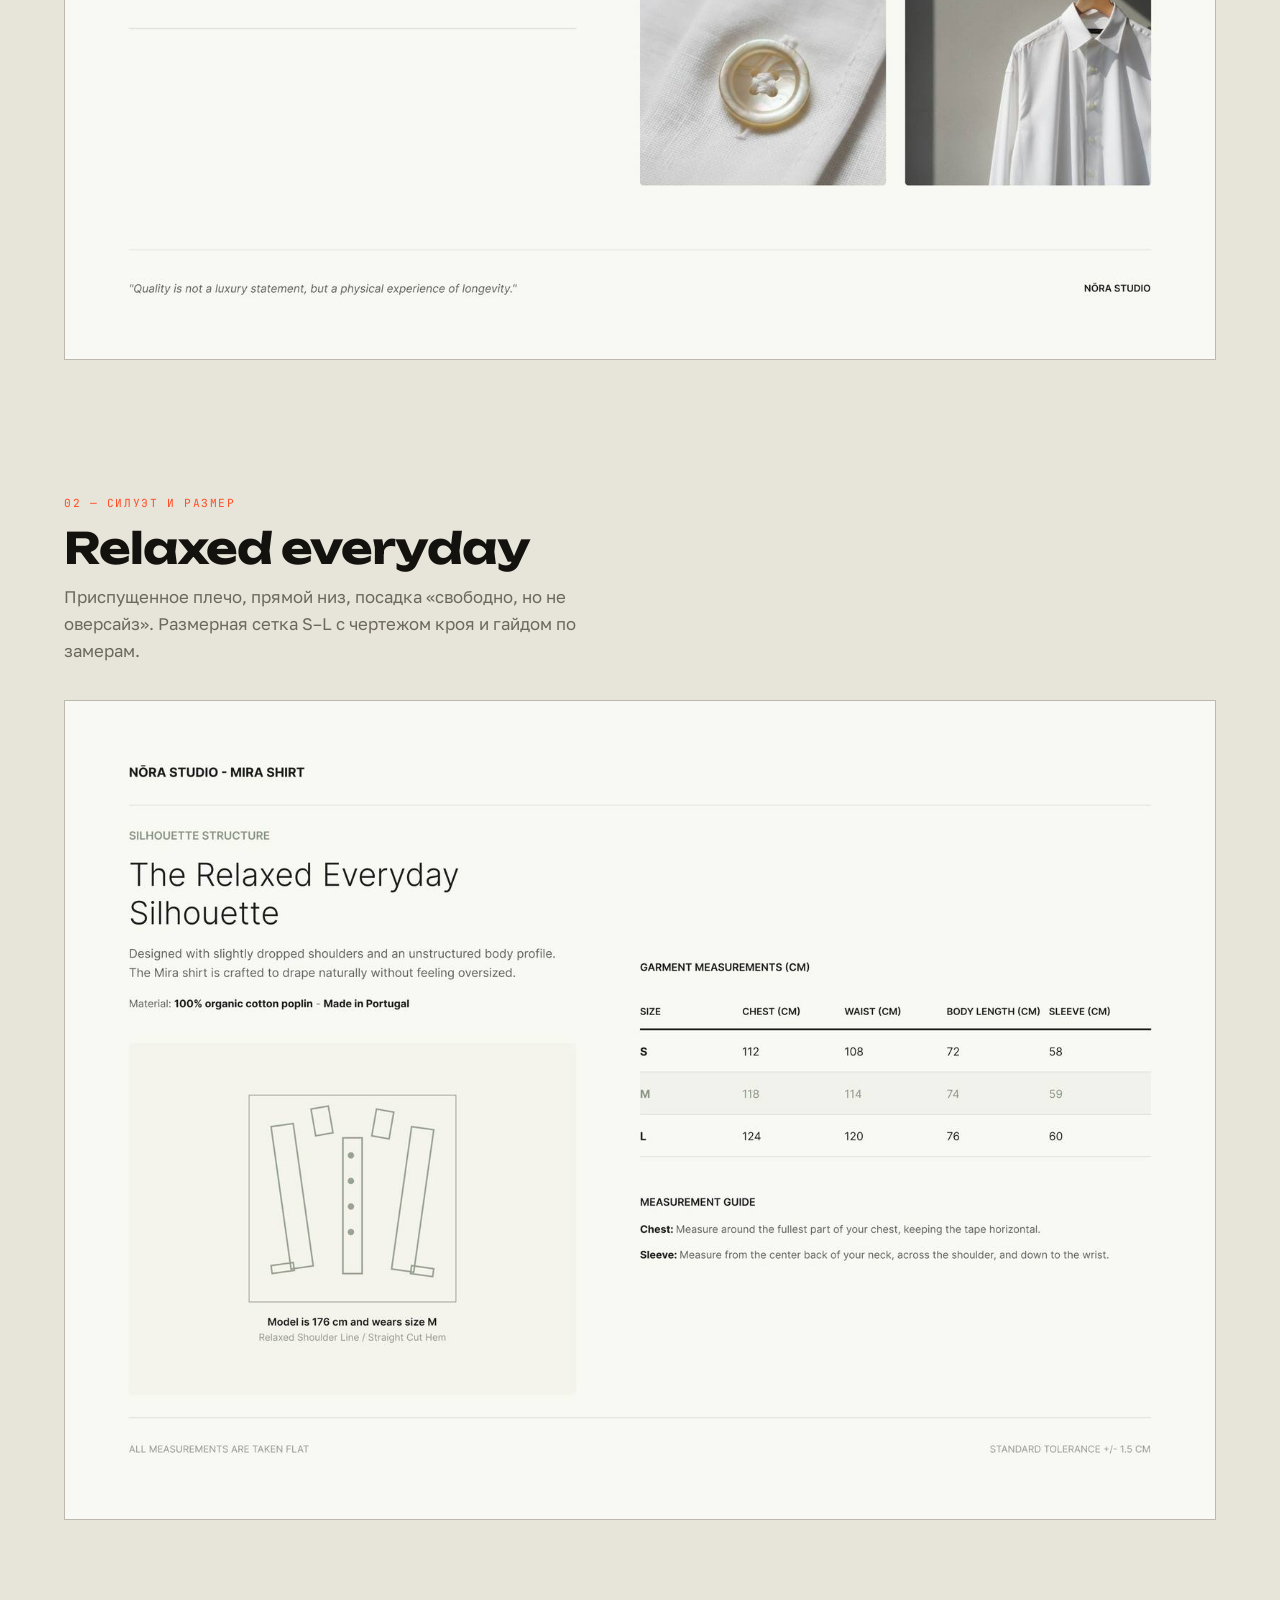
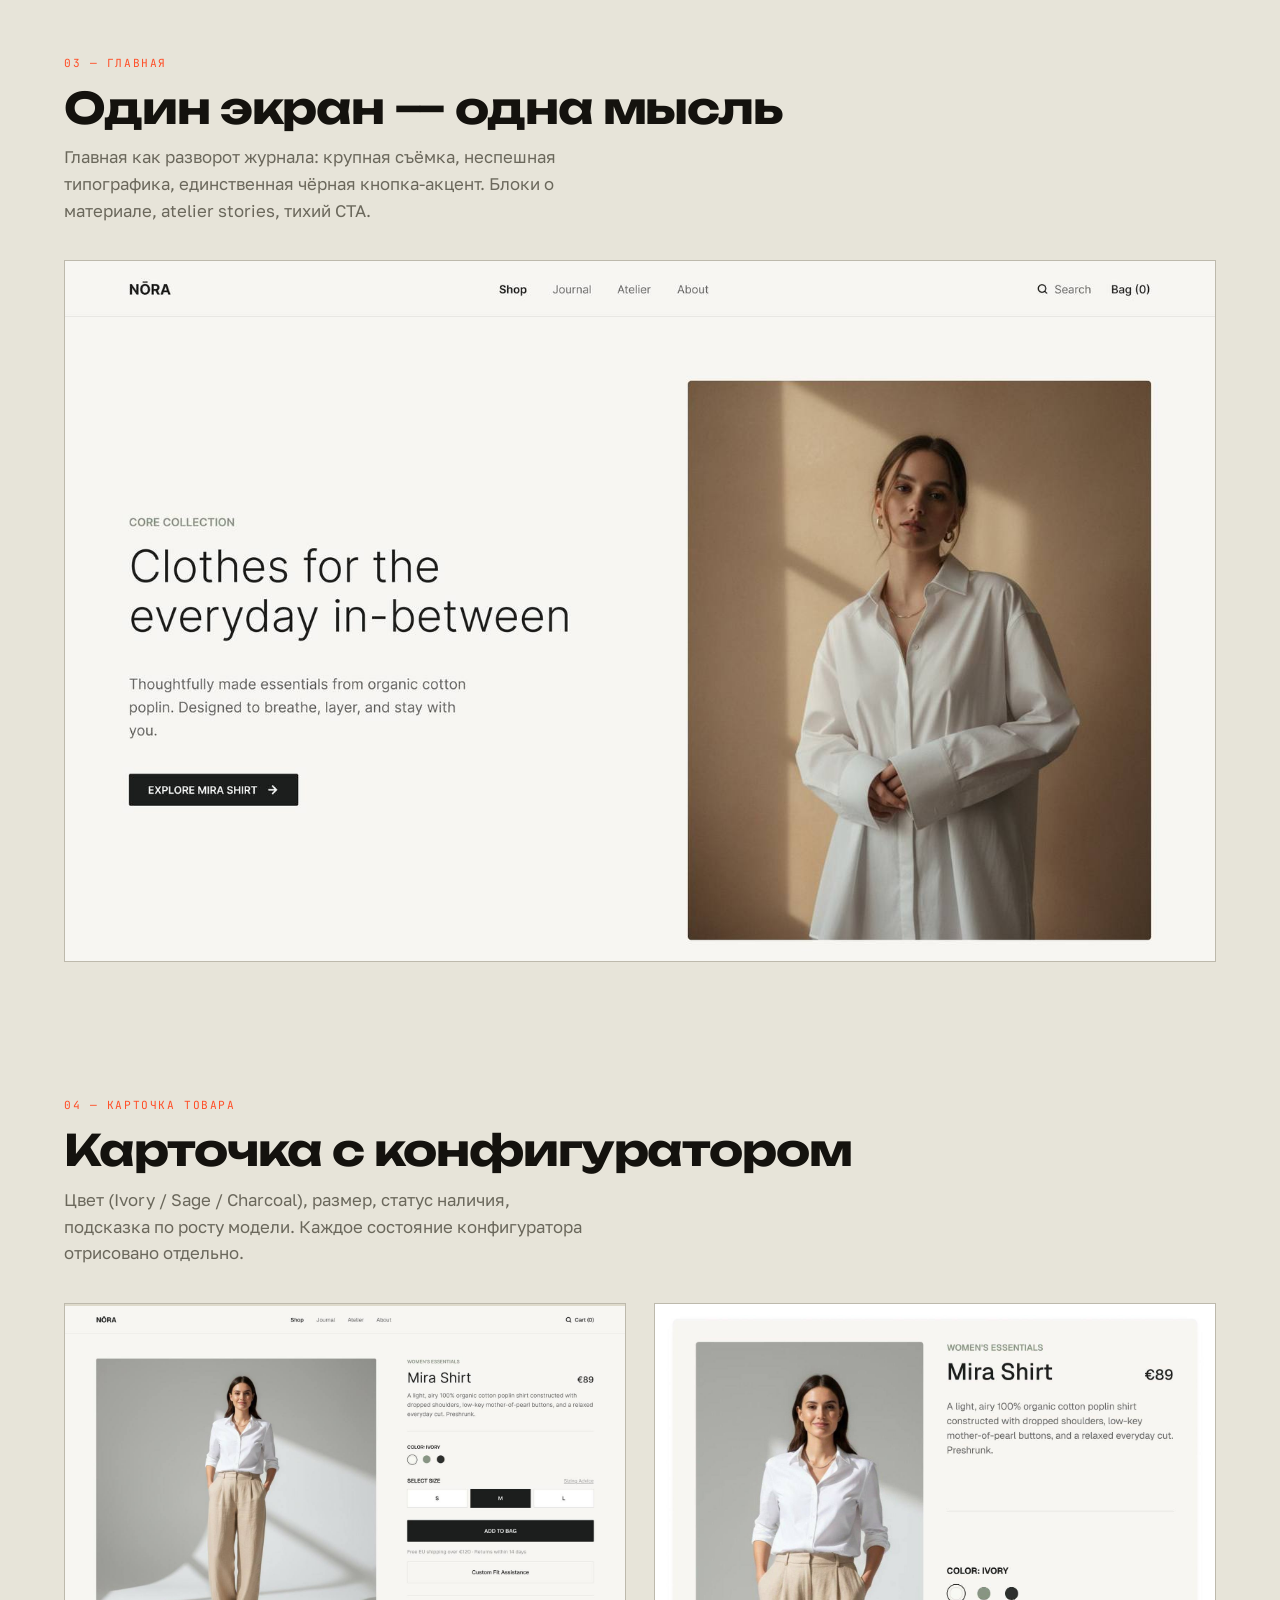
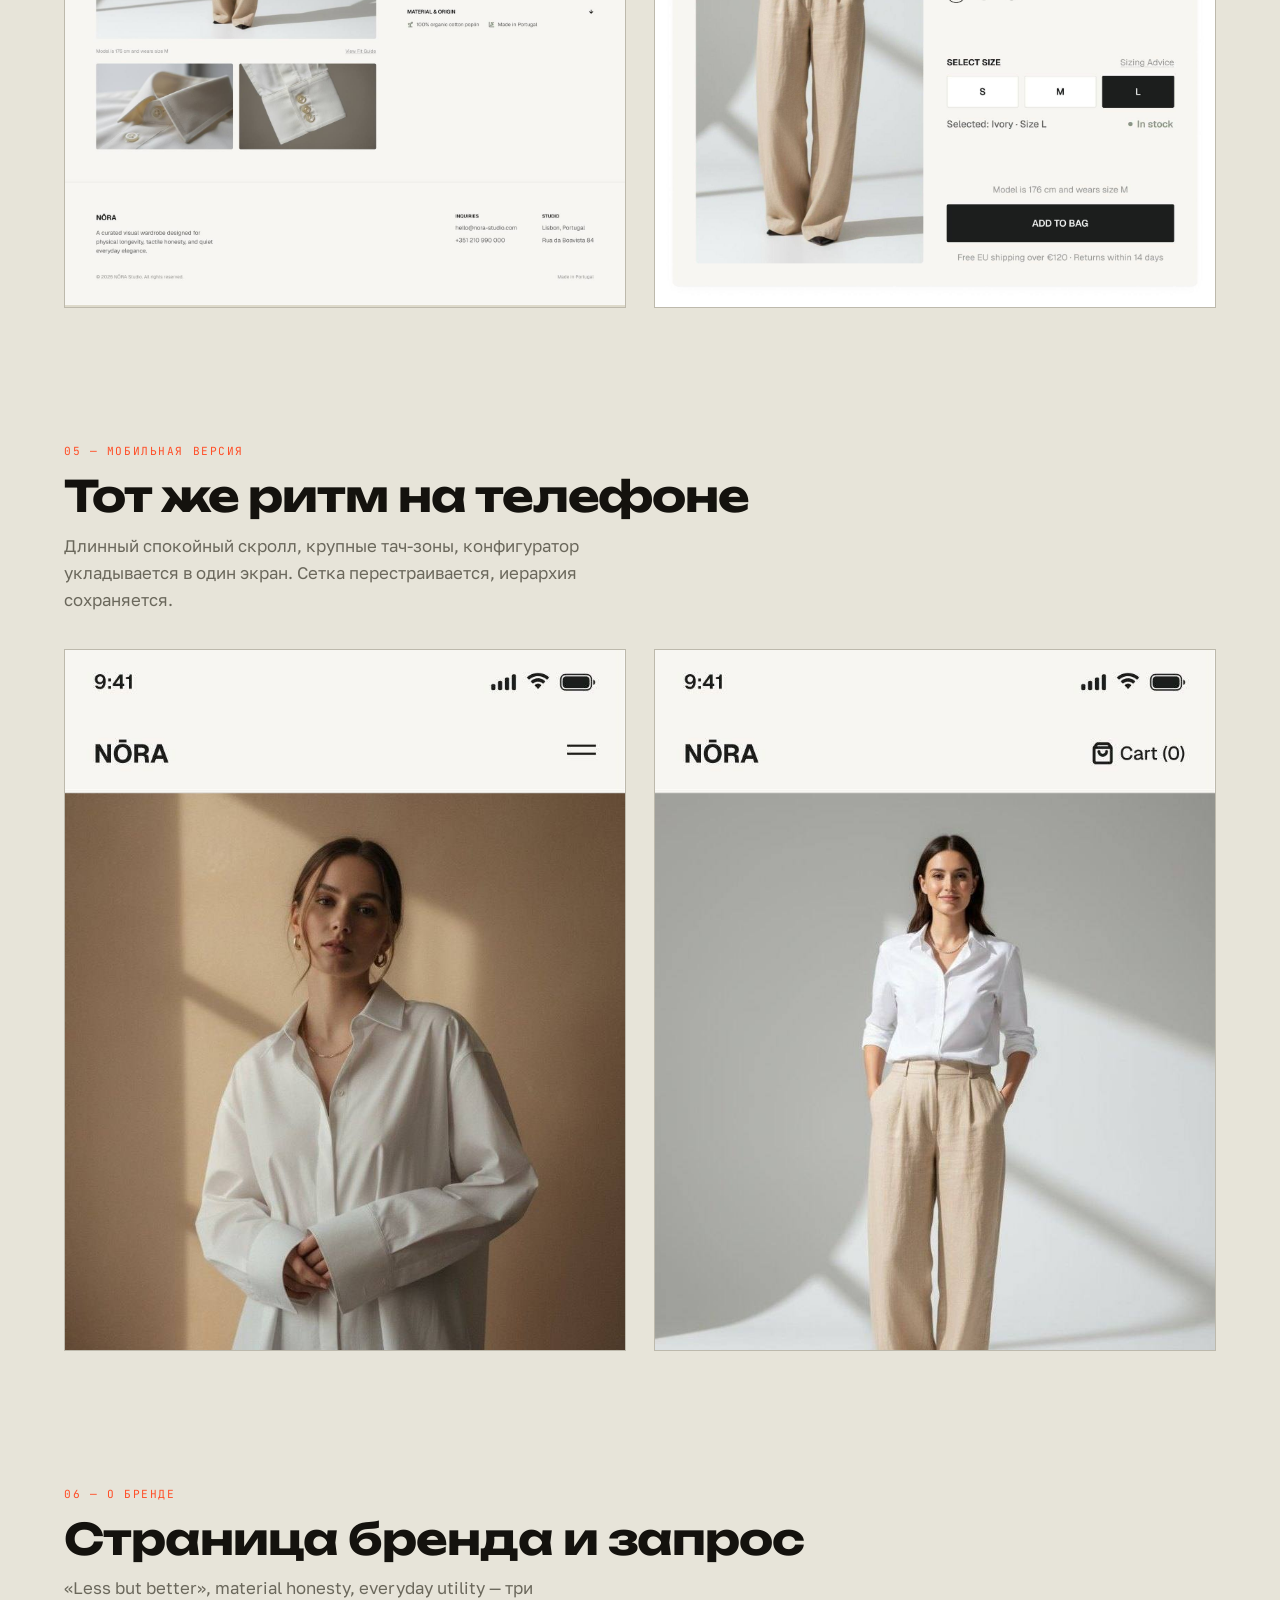
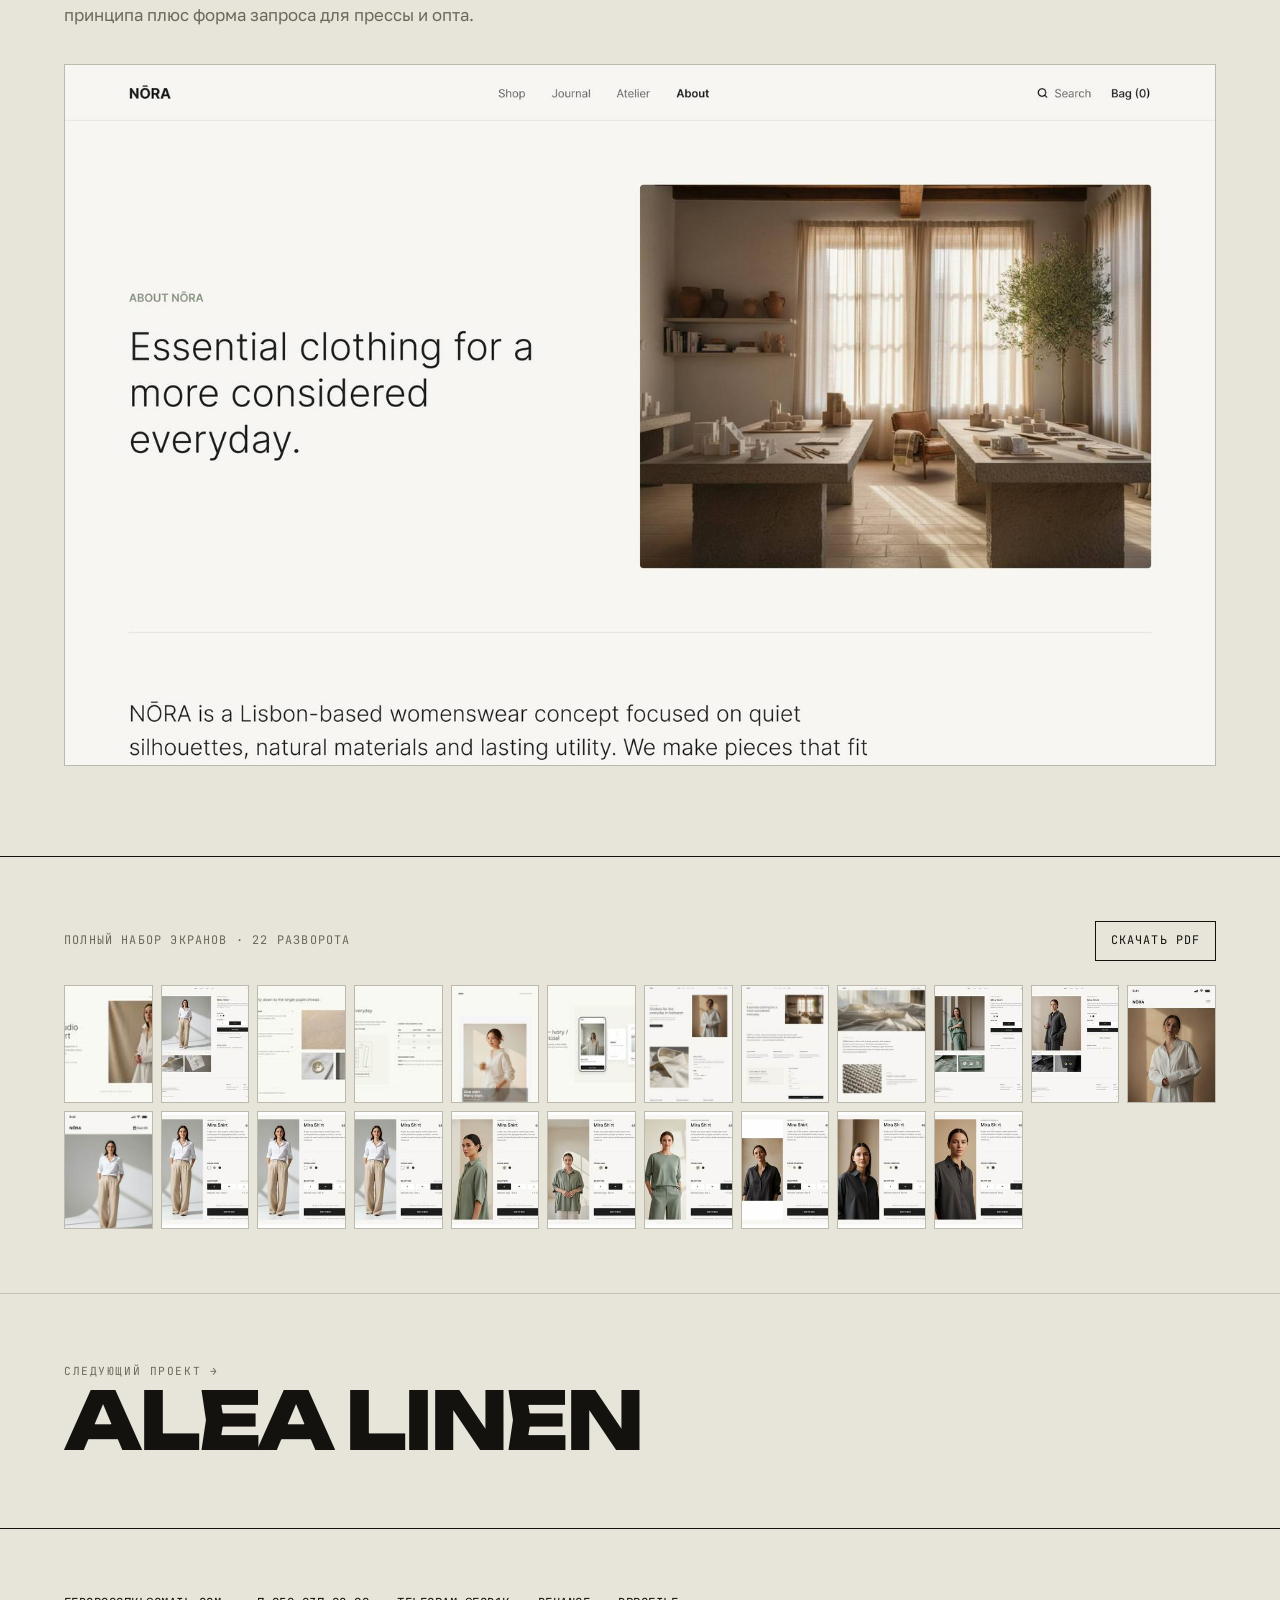
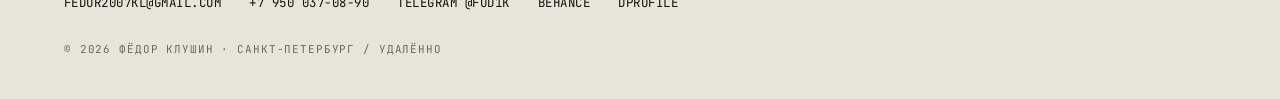
<file: work/nora-studio.html>
<!DOCTYPE html>
<html lang="ru">
<head>
<meta charset="utf-8">
<meta name="viewport" content="width=device-width, initial-scale=1">
<title>NŌRA Studio — кейс Фёдора Клушина</title>
<meta name="description" content="E-commerce web design · UI/UX · 2025–2026">
<meta property="og:title" content="NŌRA Studio — кейс Фёдора Клушина">
<meta property="og:description" content="E-commerce web design · UI/UX · 2025–2026">
<meta property="og:type" content="website">
<link rel="icon" href="../assets/favicon.svg" type="image/svg+xml">
<link rel="preconnect" href="https://fonts.googleapis.com"><link rel="preconnect" href="https://fonts.gstatic.com" crossorigin><link href="https://fonts.googleapis.com/css2?family=Golos+Text:wght@400;500;600&family=JetBrains+Mono:wght@400;500&family=Unbounded:wght@600;700;800&display=swap" rel="stylesheet">
<link rel="stylesheet" href="../css/styles.css">
</head>
<body>
<div class="grain" aria-hidden="true"></div>
<a class="skip-link" href="#main">К содержанию</a>
<header class="site-header">
  <a class="site-header__mark" href="../index.html">ФЁДОР&nbsp;КЛУШИН <b>/ BRAND + DIGITAL</b></a>
  <button class="nav-toggle" type="button" aria-expanded="false" aria-controls="site-nav" aria-label="Меню">
    <span></span><span></span>
  </button>
  <nav class="site-nav" id="site-nav">
    <a href="../index.html#work" aria-current="page">Работы</a>
    <a href="../about.html">О себе</a>
    <a href="../contacts.html">Контакты</a>
  </nav>
  <span class="site-header__clock" id="clock" aria-hidden="true">СПб&nbsp;—:—</span>
</header>
<main id="main">
  <section class="case-hero">
    <p class="case-hero__kicker">E-commerce web design · UI/UX · 2025–2026</p>
    <h1>NŌRA Studio</h1>
    <p class="case-hero__lead">Концепт-проект: <b>визуальная система</b> интернет-магазина для бренда базовой одежды из органического хлопка — от философии материала до карточки товара с конфигуратором и мобильной версии.</p>
  </section>

  <dl class="case-meta">
    <div><dt>Роль</dt><dd>UI/UX · веб-дизайн · адаптивные сетки · состояния интерфейса</dd></div>
    <div><dt>Скоуп</dt><dd>Главная · карточка товара · конфигуратор · «О бренде» · контакты · мобильная версия</dd></div>
    <div><dt>Инструменты</dt><dd>Figma · AI image tools</dd></div>
    <div><dt>Формат</dt><dd>E-commerce visual system · portfolio concept</dd></div>
    <p class="note">// Independent concept — self-initiated visual study. Бренд Mira Shirt вымышленный.</p>
  </dl>

  <div class="story">
<section class="spread reveal">
  <div class="spread__head">
    <span class="spread__label">01 — Материал</span>
    <h2 class="spread__h">Философия начинается с нитки</h2>
    <p class="spread__p">100% органический хлопковый поплин: плотное плетение держит форму, но дышит. Три тезиса — ткань, драп, слои — заданы как редакционный список с макро-съёмкой.</p>
  </div>
  <div class="spread__imgs"><button class="spread__img" data-full="../assets/cases/nora-studio/pdf/screen-03.jpg" aria-label="Открыть изображение: NŌRA — философия материала"><img src="../assets/cases/nora-studio/pdf/screen-03.jpg" alt="NŌRA — философия материала" loading="lazy"></button></div>
</section>
<section class="spread reveal">
  <div class="spread__head">
    <span class="spread__label">02 — Силуэт и размер</span>
    <h2 class="spread__h">Relaxed everyday</h2>
    <p class="spread__p">Приспущенное плечо, прямой низ, посадка «свободно, но не оверсайз». Размерная сетка S–L с чертежом кроя и гайдом по замерам.</p>
  </div>
  <div class="spread__imgs"><button class="spread__img" data-full="../assets/cases/nora-studio/pdf/screen-04.jpg" aria-label="Открыть изображение: NŌRA — силуэт и размерная сетка"><img src="../assets/cases/nora-studio/pdf/screen-04.jpg" alt="NŌRA — силуэт и размерная сетка" loading="lazy"></button></div>
</section>
<section class="spread reveal">
  <div class="spread__head">
    <span class="spread__label">03 — Главная</span>
    <h2 class="spread__h">Один экран — одна мысль</h2>
    <p class="spread__p">Главная как разворот журнала: крупная съёмка, неспешная типографика, единственная чёрная кнопка-акцент. Блоки о материале, atelier stories, тихий CTA.</p>
  </div>
  <div class="spread__imgs"><button class="spread__img spread__img--tall" data-full="../assets/cases/nora-studio/pdf/screen-07.jpg" aria-label="Открыть изображение: NŌRA — главная страница"><img src="../assets/cases/nora-studio/pdf/screen-07.jpg" alt="NŌRA — главная страница" loading="lazy"></button></div>
</section>
<section class="spread reveal">
  <div class="spread__head">
    <span class="spread__label">04 — Карточка товара</span>
    <h2 class="spread__h">Карточка с конфигуратором</h2>
    <p class="spread__p">Цвет (Ivory / Sage / Charcoal), размер, статус наличия, подсказка по росту модели. Каждое состояние конфигуратора отрисовано отдельно.</p>
  </div>
  <div class="spread__imgs spread__imgs--pair"><button class="spread__img" data-full="../assets/cases/nora-studio/pdf/screen-02.jpg" aria-label="Открыть изображение: NŌRA — карточка товара, десктоп"><img src="../assets/cases/nora-studio/pdf/screen-02.jpg" alt="NŌRA — карточка товара, десктоп" loading="lazy"></button><button class="spread__img" data-full="../assets/cases/nora-studio/pdf/screen-16.jpg" aria-label="Открыть изображение: NŌRA — состояние конфигуратора"><img src="../assets/cases/nora-studio/pdf/screen-16.jpg" alt="NŌRA — состояние конфигуратора" loading="lazy"></button></div>
</section>
<section class="spread reveal">
  <div class="spread__head">
    <span class="spread__label">05 — Мобильная версия</span>
    <h2 class="spread__h">Тот же ритм на телефоне</h2>
    <p class="spread__p">Длинный спокойный скролл, крупные тач-зоны, конфигуратор укладывается в один экран. Сетка перестраивается, иерархия сохраняется.</p>
  </div>
  <div class="spread__imgs spread__imgs--pair"><button class="spread__img spread__img--tall" data-full="../assets/cases/nora-studio/pdf/screen-12.jpg" aria-label="Открыть изображение: NŌRA — мобильная главная"><img src="../assets/cases/nora-studio/pdf/screen-12.jpg" alt="NŌRA — мобильная главная" loading="lazy"></button><button class="spread__img spread__img--tall" data-full="../assets/cases/nora-studio/pdf/screen-13.jpg" aria-label="Открыть изображение: NŌRA — мобильная карточка"><img src="../assets/cases/nora-studio/pdf/screen-13.jpg" alt="NŌRA — мобильная карточка" loading="lazy"></button></div>
</section>
<section class="spread reveal">
  <div class="spread__head">
    <span class="spread__label">06 — О бренде</span>
    <h2 class="spread__h">Страница бренда и запрос</h2>
    <p class="spread__p">«Less but better», material honesty, everyday utility — три принципа плюс форма запроса для прессы и опта.</p>
  </div>
  <div class="spread__imgs"><button class="spread__img spread__img--tall" data-full="../assets/cases/nora-studio/pdf/screen-08.jpg" aria-label="Открыть изображение: NŌRA — страница «О бренде»"><img src="../assets/cases/nora-studio/pdf/screen-08.jpg" alt="NŌRA — страница «О бренде»" loading="lazy"></button></div>
</section>
  </div>

<section class="archive reveal">
  <div class="archive__head">
    <span>Полный набор экранов · 22 разворота</span>
    <a class="archive__dl" href="../assets/cases/nora-studio/NORA-Studio-ecommerce.pdf" download>Скачать PDF</a>
  </div>
  <div class="sheet">
    <button class="sheet__cell" data-full="../assets/cases/nora-studio/pdf/screen-01.jpg" aria-label="NŌRA — экран 1"><img src="../assets/cases/nora-studio/pdf/thumbs/screen-01.jpg" alt="NŌRA — экран 1" loading="lazy"></button>
    <button class="sheet__cell" data-full="../assets/cases/nora-studio/pdf/screen-02.jpg" aria-label="NŌRA — экран 2"><img src="../assets/cases/nora-studio/pdf/thumbs/screen-02.jpg" alt="NŌRA — экран 2" loading="lazy"></button>
    <button class="sheet__cell" data-full="../assets/cases/nora-studio/pdf/screen-03.jpg" aria-label="NŌRA — экран 3"><img src="../assets/cases/nora-studio/pdf/thumbs/screen-03.jpg" alt="NŌRA — экран 3" loading="lazy"></button>
    <button class="sheet__cell" data-full="../assets/cases/nora-studio/pdf/screen-04.jpg" aria-label="NŌRA — экран 4"><img src="../assets/cases/nora-studio/pdf/thumbs/screen-04.jpg" alt="NŌRA — экран 4" loading="lazy"></button>
    <button class="sheet__cell" data-full="../assets/cases/nora-studio/pdf/screen-05.jpg" aria-label="NŌRA — экран 5"><img src="../assets/cases/nora-studio/pdf/thumbs/screen-05.jpg" alt="NŌRA — экран 5" loading="lazy"></button>
    <button class="sheet__cell" data-full="../assets/cases/nora-studio/pdf/screen-06.jpg" aria-label="NŌRA — экран 6"><img src="../assets/cases/nora-studio/pdf/thumbs/screen-06.jpg" alt="NŌRA — экран 6" loading="lazy"></button>
    <button class="sheet__cell" data-full="../assets/cases/nora-studio/pdf/screen-07.jpg" aria-label="NŌRA — экран 7"><img src="../assets/cases/nora-studio/pdf/thumbs/screen-07.jpg" alt="NŌRA — экран 7" loading="lazy"></button>
    <button class="sheet__cell" data-full="../assets/cases/nora-studio/pdf/screen-08.jpg" aria-label="NŌRA — экран 8"><img src="../assets/cases/nora-studio/pdf/thumbs/screen-08.jpg" alt="NŌRA — экран 8" loading="lazy"></button>
    <button class="sheet__cell" data-full="../assets/cases/nora-studio/pdf/screen-09.jpg" aria-label="NŌRA — экран 9"><img src="../assets/cases/nora-studio/pdf/thumbs/screen-09.jpg" alt="NŌRA — экран 9" loading="lazy"></button>
    <button class="sheet__cell" data-full="../assets/cases/nora-studio/pdf/screen-10.jpg" aria-label="NŌRA — экран 10"><img src="../assets/cases/nora-studio/pdf/thumbs/screen-10.jpg" alt="NŌRA — экран 10" loading="lazy"></button>
    <button class="sheet__cell" data-full="../assets/cases/nora-studio/pdf/screen-11.jpg" aria-label="NŌRA — экран 11"><img src="../assets/cases/nora-studio/pdf/thumbs/screen-11.jpg" alt="NŌRA — экран 11" loading="lazy"></button>
    <button class="sheet__cell" data-full="../assets/cases/nora-studio/pdf/screen-12.jpg" aria-label="NŌRA — экран 12"><img src="../assets/cases/nora-studio/pdf/thumbs/screen-12.jpg" alt="NŌRA — экран 12" loading="lazy"></button>
    <button class="sheet__cell" data-full="../assets/cases/nora-studio/pdf/screen-13.jpg" aria-label="NŌRA — экран 13"><img src="../assets/cases/nora-studio/pdf/thumbs/screen-13.jpg" alt="NŌRA — экран 13" loading="lazy"></button>
    <button class="sheet__cell" data-full="../assets/cases/nora-studio/pdf/screen-14.jpg" aria-label="NŌRA — экран 14"><img src="../assets/cases/nora-studio/pdf/thumbs/screen-14.jpg" alt="NŌRA — экран 14" loading="lazy"></button>
    <button class="sheet__cell" data-full="../assets/cases/nora-studio/pdf/screen-15.jpg" aria-label="NŌRA — экран 15"><img src="../assets/cases/nora-studio/pdf/thumbs/screen-15.jpg" alt="NŌRA — экран 15" loading="lazy"></button>
    <button class="sheet__cell" data-full="../assets/cases/nora-studio/pdf/screen-16.jpg" aria-label="NŌRA — экран 16"><img src="../assets/cases/nora-studio/pdf/thumbs/screen-16.jpg" alt="NŌRA — экран 16" loading="lazy"></button>
    <button class="sheet__cell" data-full="../assets/cases/nora-studio/pdf/screen-17.jpg" aria-label="NŌRA — экран 17"><img src="../assets/cases/nora-studio/pdf/thumbs/screen-17.jpg" alt="NŌRA — экран 17" loading="lazy"></button>
    <button class="sheet__cell" data-full="../assets/cases/nora-studio/pdf/screen-18.jpg" aria-label="NŌRA — экран 18"><img src="../assets/cases/nora-studio/pdf/thumbs/screen-18.jpg" alt="NŌRA — экран 18" loading="lazy"></button>
    <button class="sheet__cell" data-full="../assets/cases/nora-studio/pdf/screen-19.jpg" aria-label="NŌRA — экран 19"><img src="../assets/cases/nora-studio/pdf/thumbs/screen-19.jpg" alt="NŌRA — экран 19" loading="lazy"></button>
    <button class="sheet__cell" data-full="../assets/cases/nora-studio/pdf/screen-20.jpg" aria-label="NŌRA — экран 20"><img src="../assets/cases/nora-studio/pdf/thumbs/screen-20.jpg" alt="NŌRA — экран 20" loading="lazy"></button>
    <button class="sheet__cell" data-full="../assets/cases/nora-studio/pdf/screen-21.jpg" aria-label="NŌRA — экран 21"><img src="../assets/cases/nora-studio/pdf/thumbs/screen-21.jpg" alt="NŌRA — экран 21" loading="lazy"></button>
    <button class="sheet__cell" data-full="../assets/cases/nora-studio/pdf/screen-22.jpg" aria-label="NŌRA — экран 22"><img src="../assets/cases/nora-studio/pdf/thumbs/screen-22.jpg" alt="NŌRA — экран 22" loading="lazy"></button>
  </div>
</section>

  <nav class="next-case">
    <a class="next-case__link" href="../work/alea-linen.html"><span>Следующий проект →</span>Alea Linen</a>
  </nav>
</main>

<div class="lightbox" id="lightbox" role="dialog" aria-modal="true" aria-label="Просмотр изображения">
  <button class="lightbox__close" type="button">Закрыть ✕</button>
  <img alt="" id="lightbox-img">
</div>
<footer class="site-footer">
  <div class="site-footer__row">
    <div class="site-footer__links">
      <a href="mailto:fedor2007kl@gmail.com">fedor2007kl@gmail.com</a>
      <a href="tel:+79500370890">+7 950 037-08-90</a>
      <a href="https://t.me/fod1k" target="_blank" rel="noopener">Telegram @fod1k</a>
      <a href="https://www.behance.net/fedorklushin" target="_blank" rel="noopener">Behance</a>
      <a href="https://dprofile.ru/fedorkl" target="_blank" rel="noopener">Dprofile</a>
    </div>
  </div>
  <p class="site-footer__note">© 2026 Фёдор Клушин · Санкт-Петербург / удалённо</p>
</footer>
<script src="../js/site.js"></script>
</body>
</html>
</file>
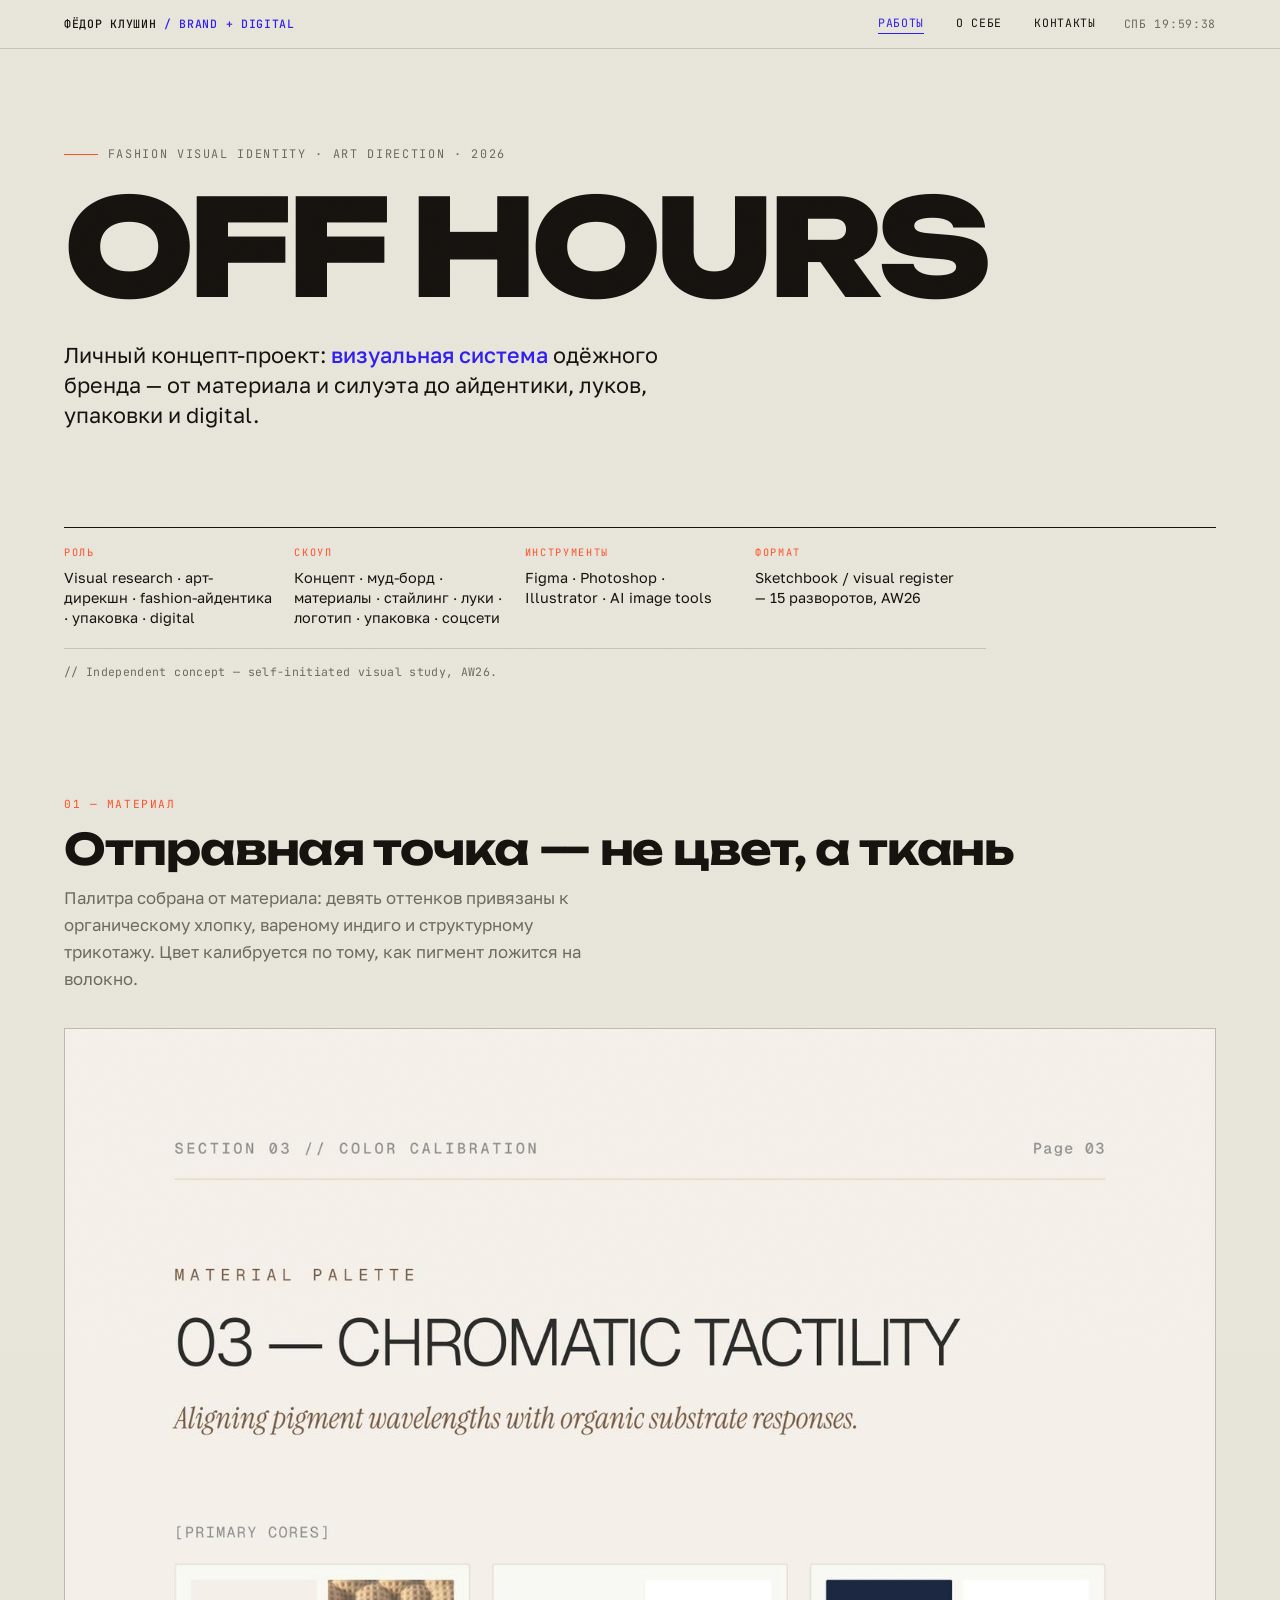
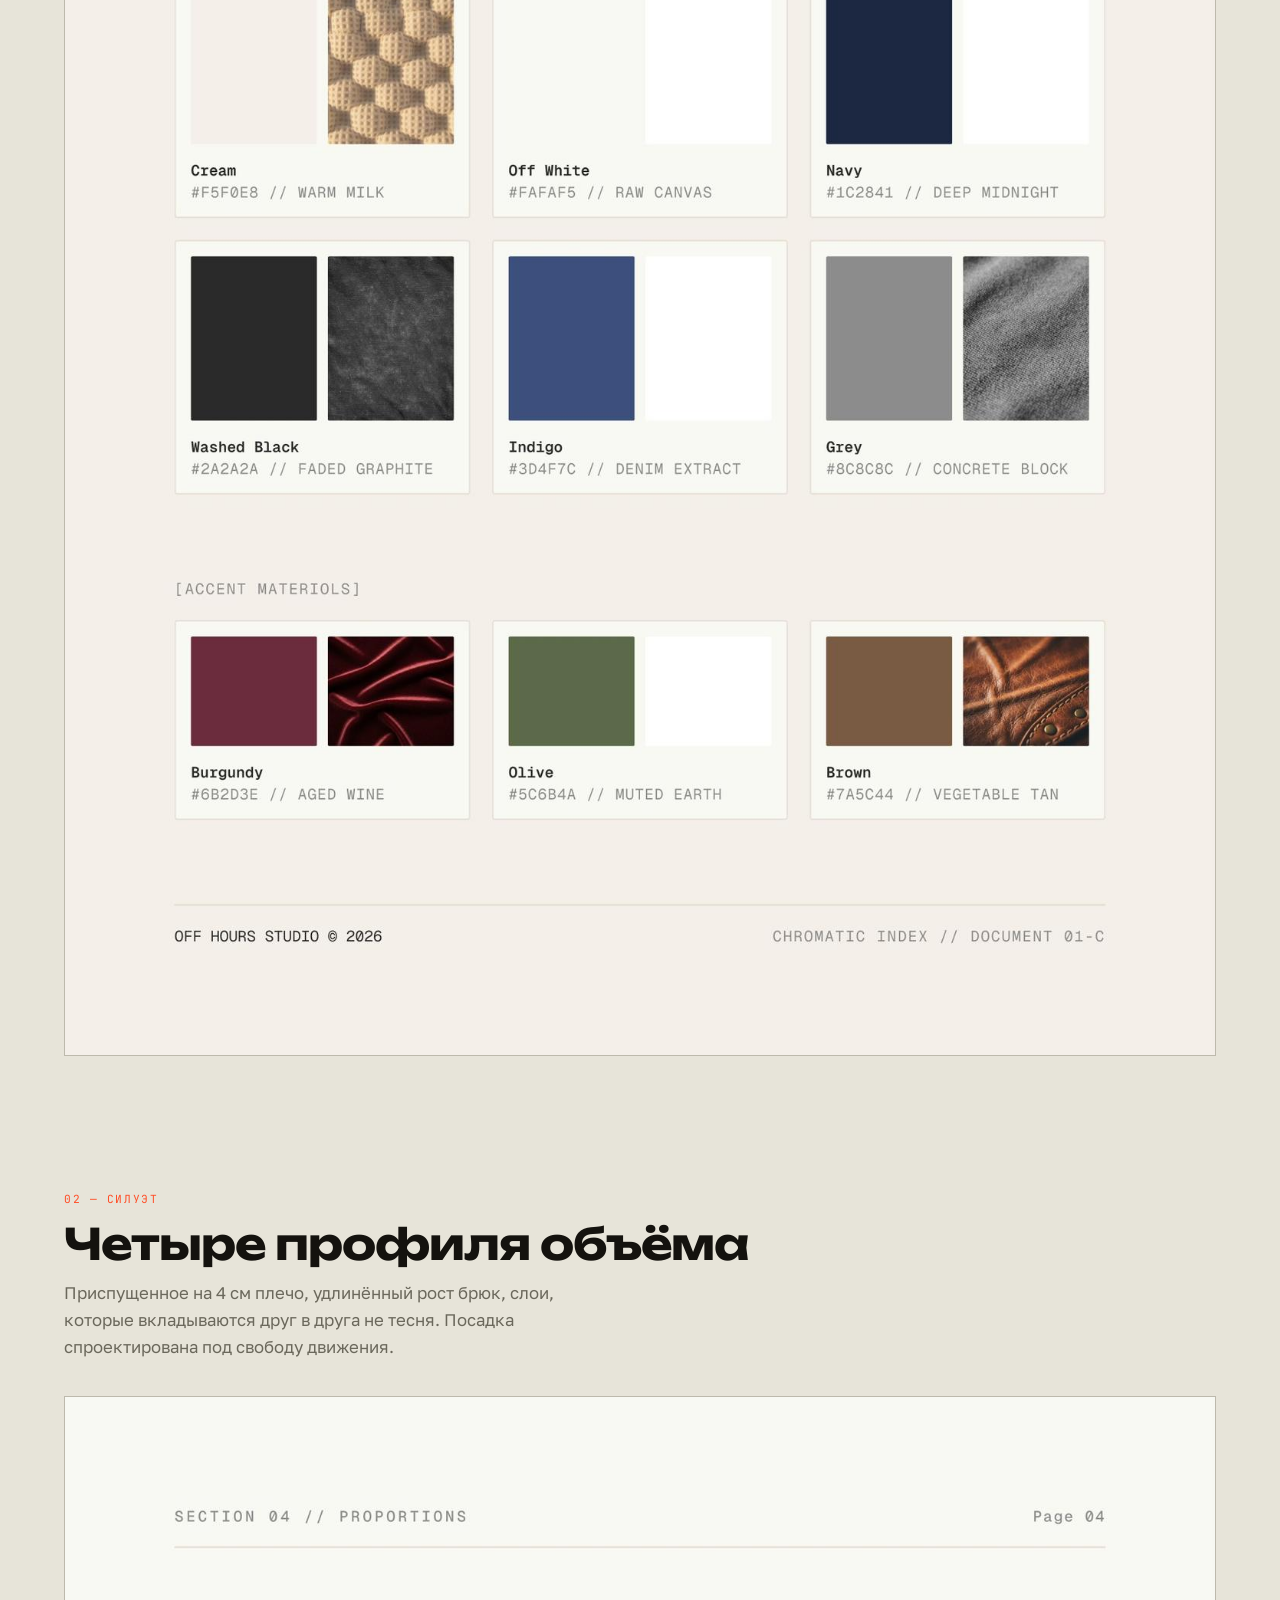
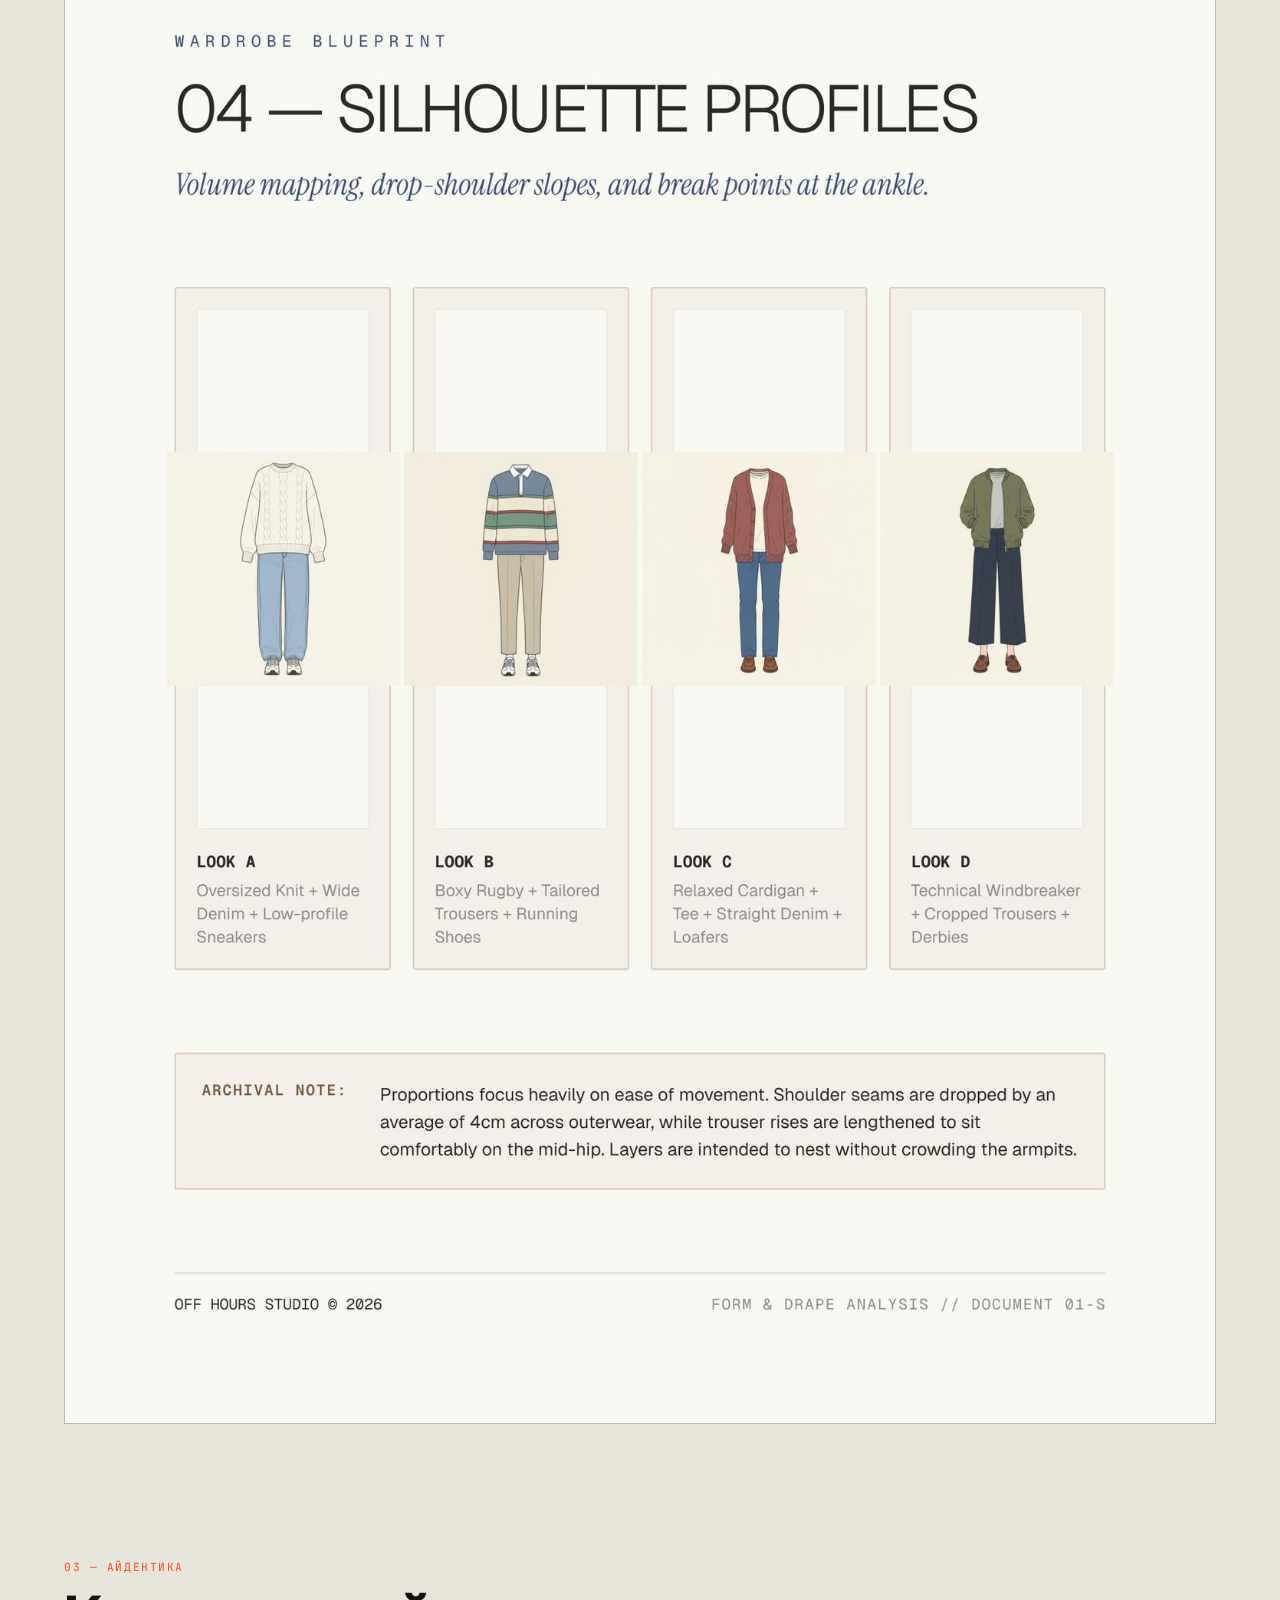
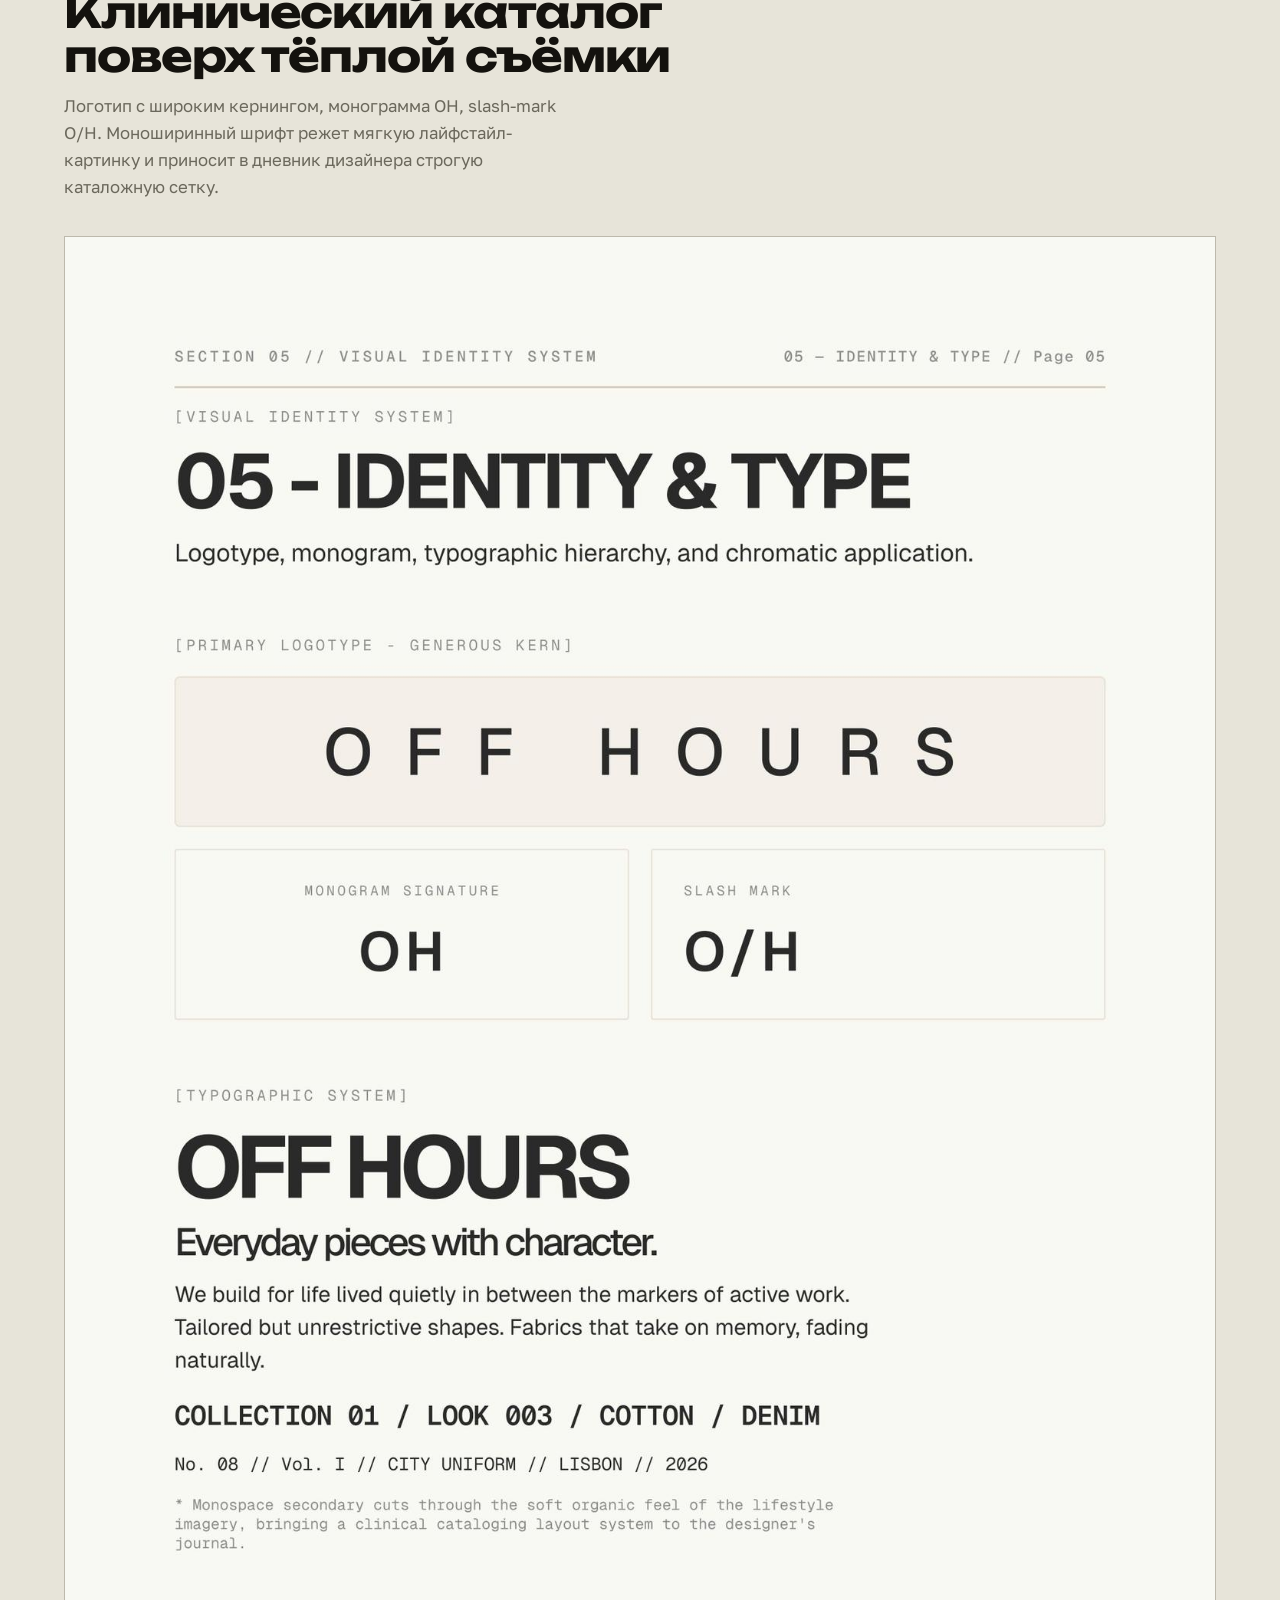
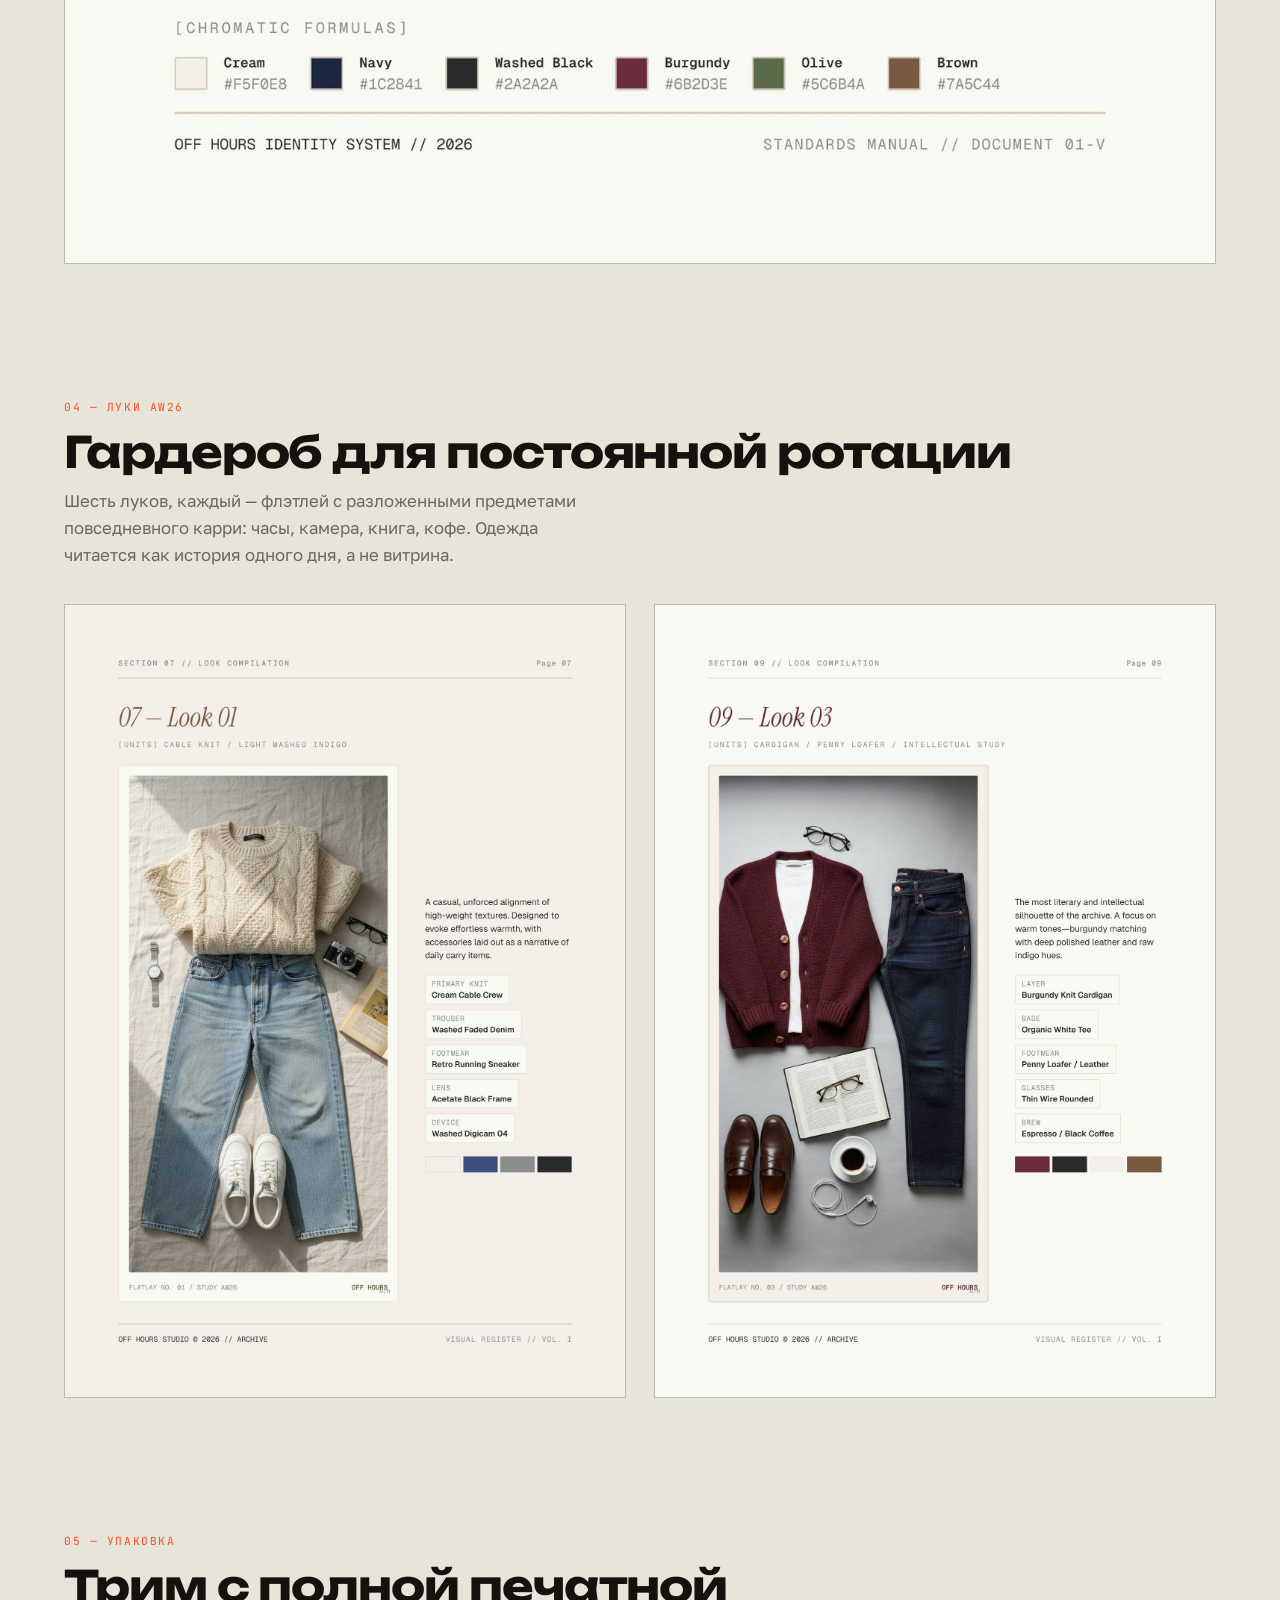
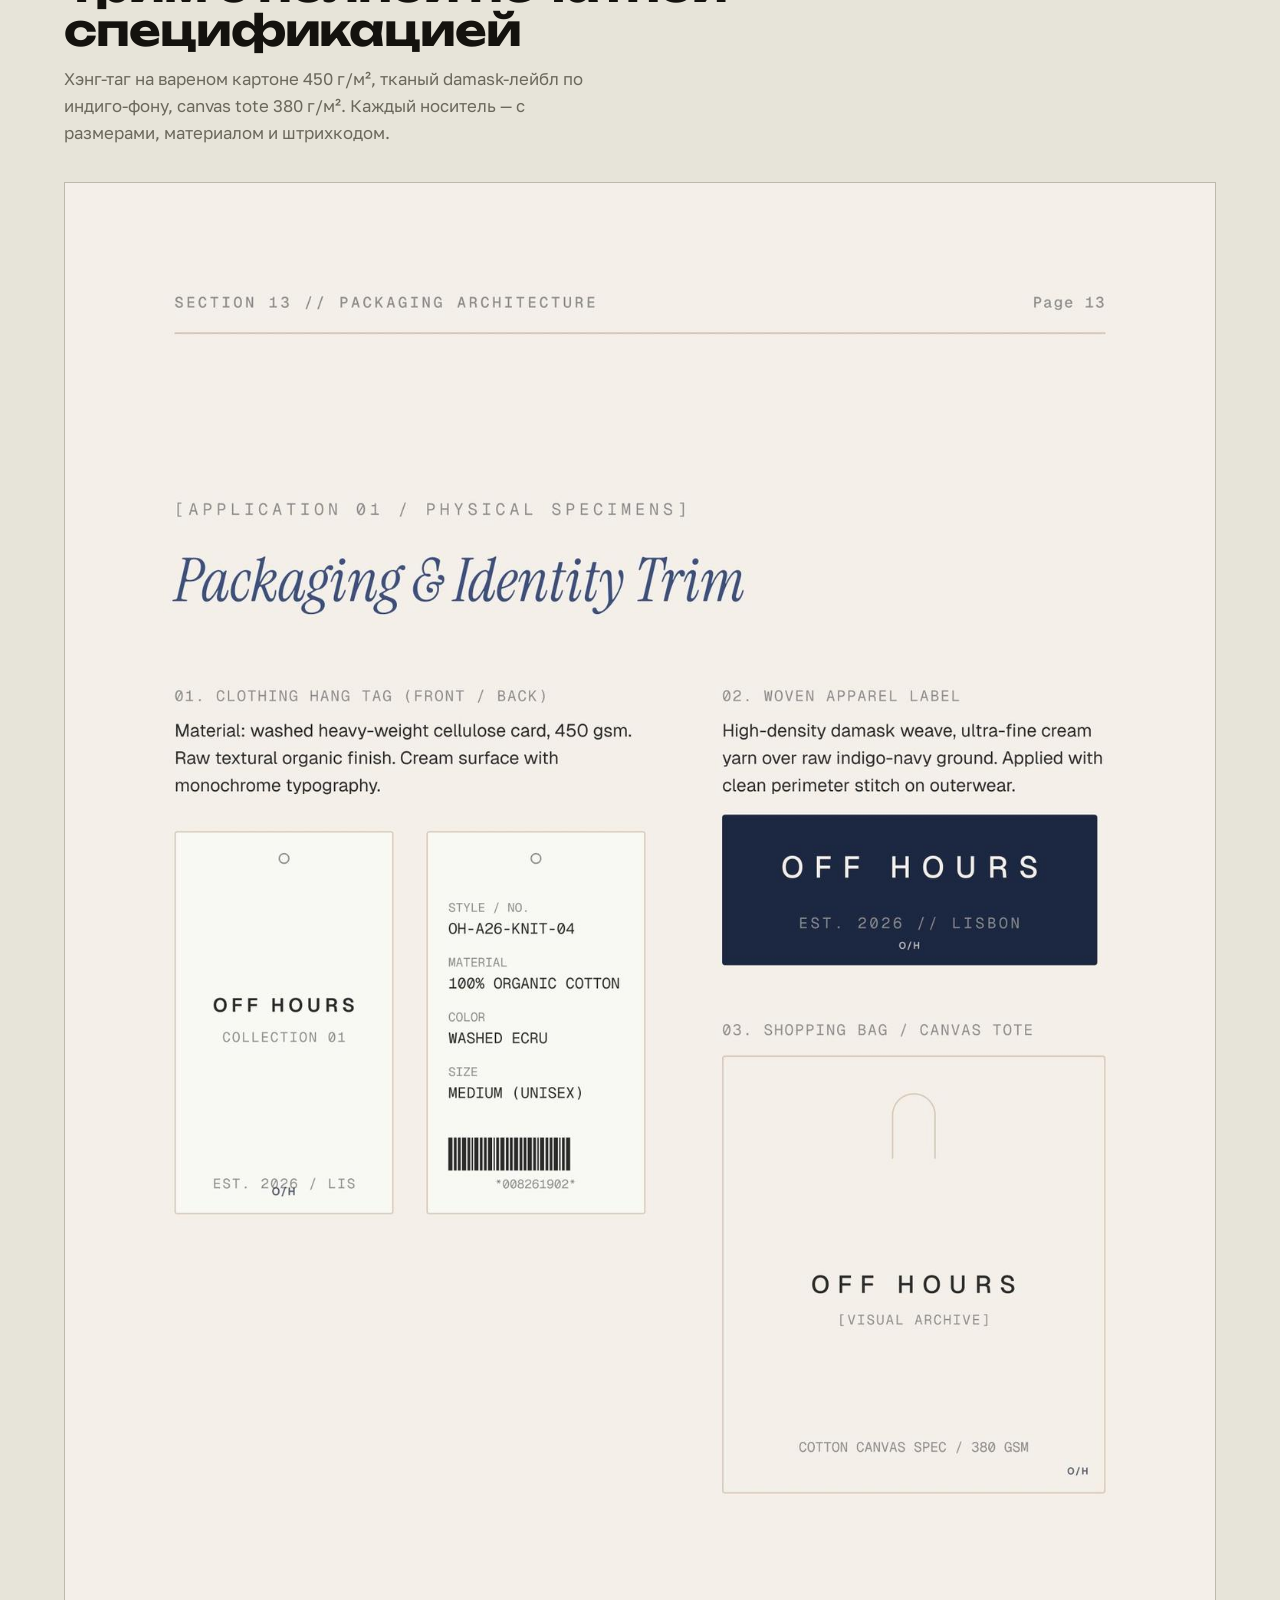
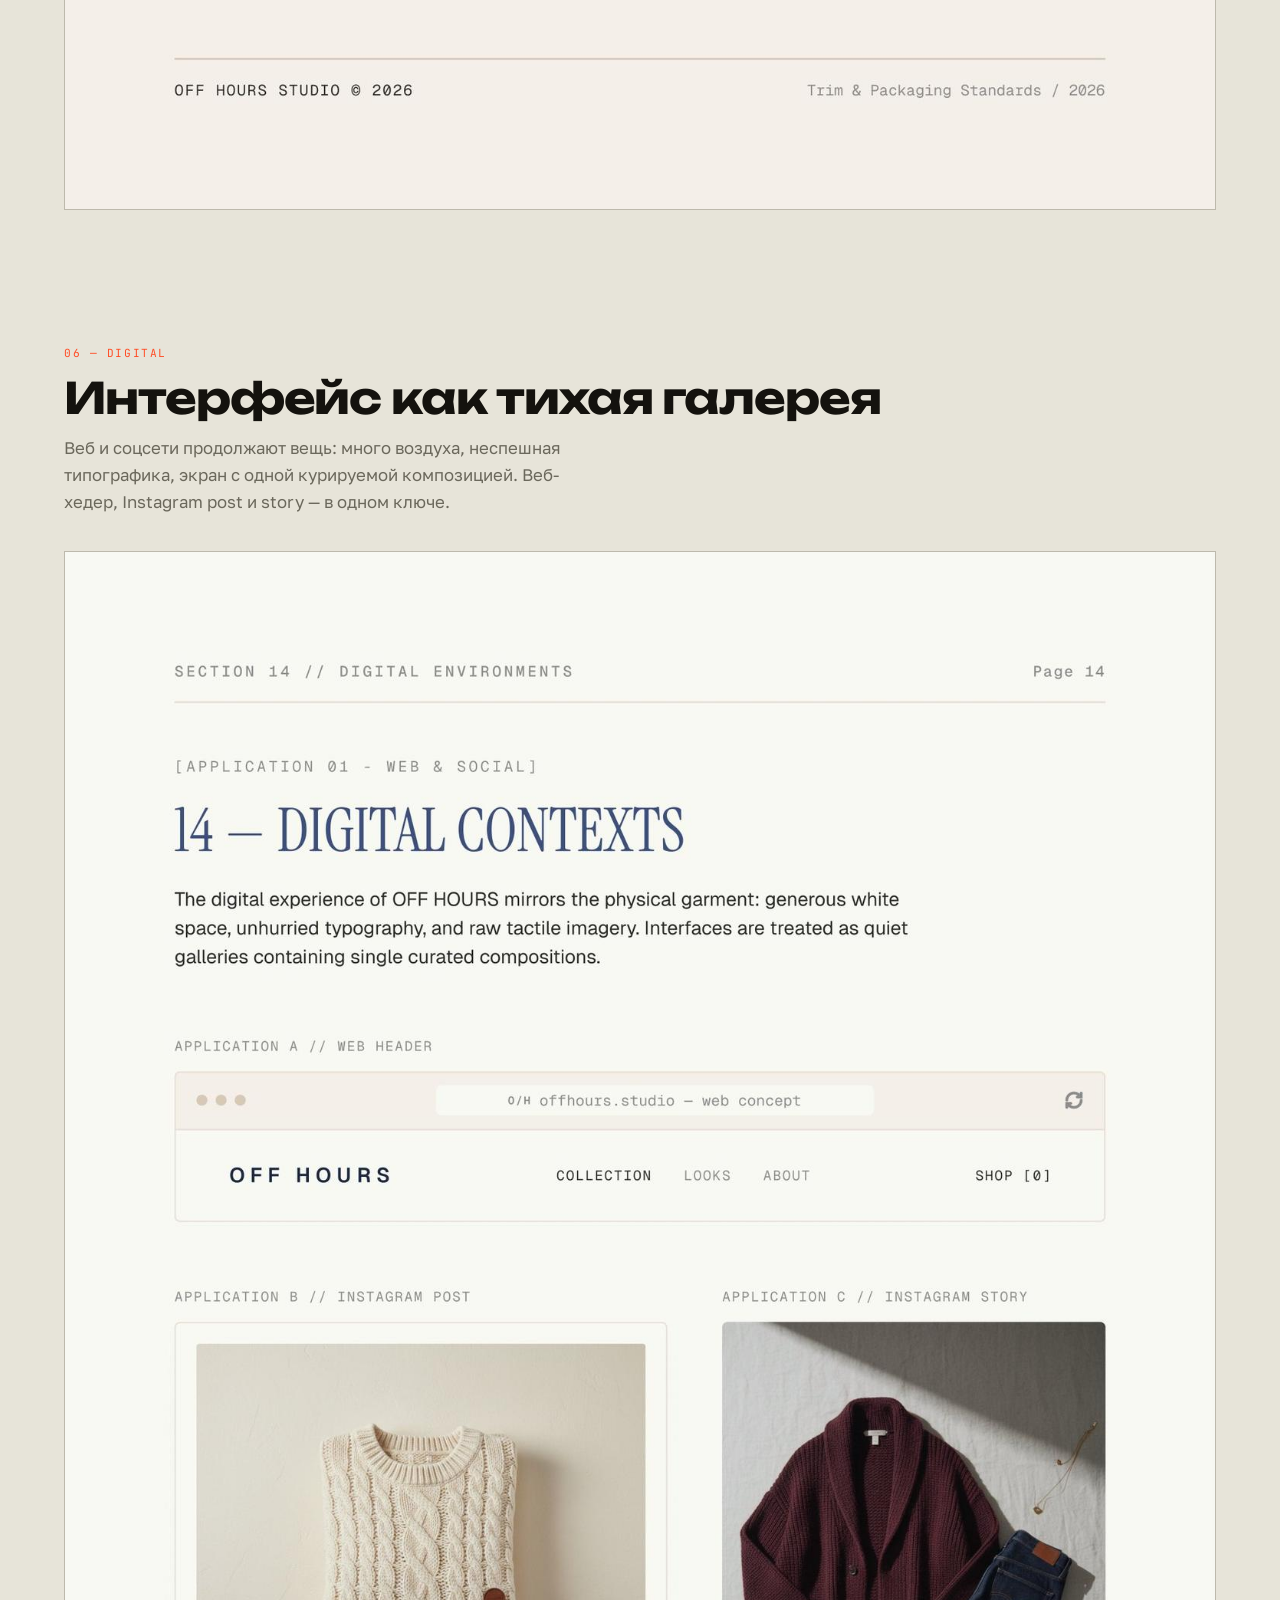
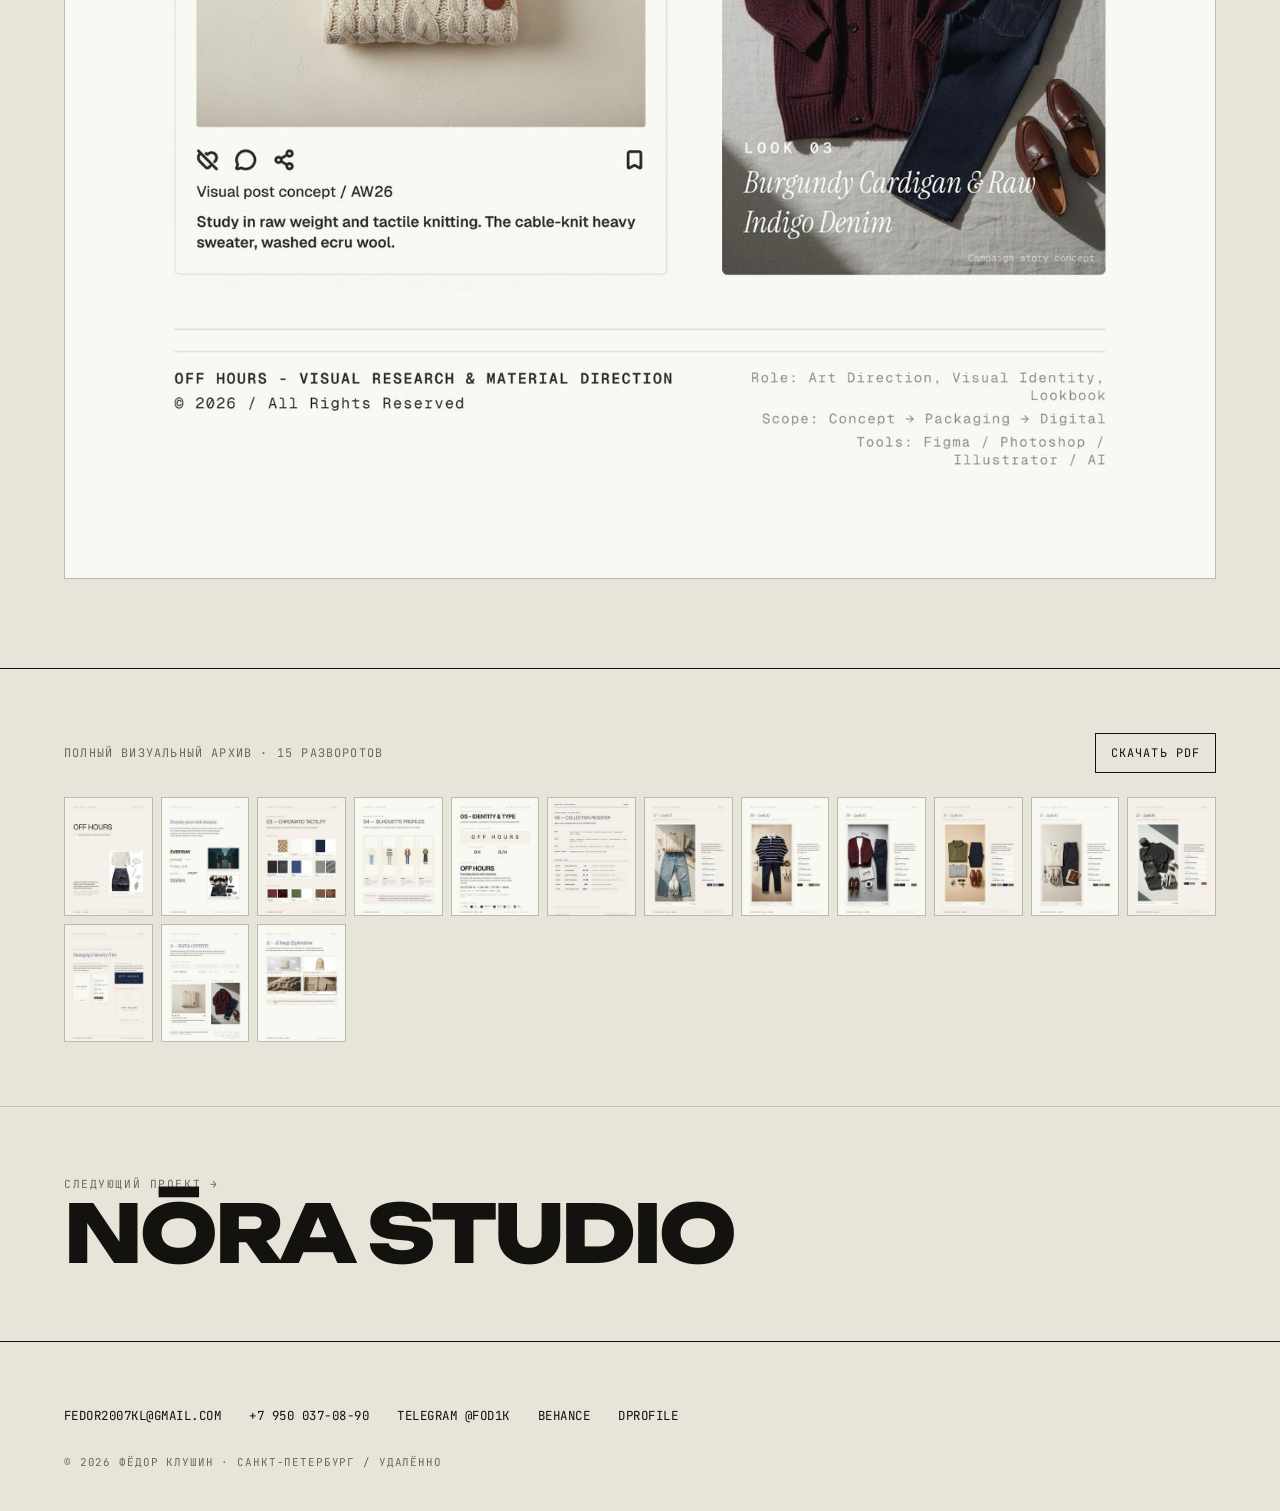
<file: work/off-hours.html>
<!DOCTYPE html>
<html lang="ru">
<head>
<meta charset="utf-8">
<meta name="viewport" content="width=device-width, initial-scale=1">
<title>OFF HOURS — кейс Фёдора Клушина</title>
<meta name="description" content="Fashion visual identity · art direction · 2026">
<meta property="og:title" content="OFF HOURS — кейс Фёдора Клушина">
<meta property="og:description" content="Fashion visual identity · art direction · 2026">
<meta property="og:type" content="website">
<link rel="icon" href="../assets/favicon.svg" type="image/svg+xml">
<link rel="preconnect" href="https://fonts.googleapis.com"><link rel="preconnect" href="https://fonts.gstatic.com" crossorigin><link href="https://fonts.googleapis.com/css2?family=Golos+Text:wght@400;500;600&family=JetBrains+Mono:wght@400;500&family=Unbounded:wght@600;700;800&display=swap" rel="stylesheet">
<link rel="stylesheet" href="../css/styles.css">
</head>
<body>
<div class="grain" aria-hidden="true"></div>
<a class="skip-link" href="#main">К содержанию</a>
<header class="site-header">
  <a class="site-header__mark" href="../index.html">ФЁДОР&nbsp;КЛУШИН <b>/ BRAND + DIGITAL</b></a>
  <button class="nav-toggle" type="button" aria-expanded="false" aria-controls="site-nav" aria-label="Меню">
    <span></span><span></span>
  </button>
  <nav class="site-nav" id="site-nav">
    <a href="../index.html#work" aria-current="page">Работы</a>
    <a href="../about.html">О себе</a>
    <a href="../contacts.html">Контакты</a>
  </nav>
  <span class="site-header__clock" id="clock" aria-hidden="true">СПб&nbsp;—:—</span>
</header>
<main id="main">
  <section class="case-hero">
    <p class="case-hero__kicker">Fashion visual identity · art direction · 2026</p>
    <h1>OFF HOURS</h1>
    <p class="case-hero__lead">Личный концепт-проект: <b>визуальная система</b> одёжного бренда — от материала и силуэта до айдентики, луков, упаковки и digital.</p>
  </section>

  <dl class="case-meta">
    <div><dt>Роль</dt><dd>Visual research · арт-дирекшн · fashion-айдентика · упаковка · digital</dd></div>
    <div><dt>Скоуп</dt><dd>Концепт · муд-борд · материалы · стайлинг · луки · логотип · упаковка · соцсети</dd></div>
    <div><dt>Инструменты</dt><dd>Figma · Photoshop · Illustrator · AI image tools</dd></div>
    <div><dt>Формат</dt><dd>Sketchbook / visual register — 15 разворотов, AW26</dd></div>
    <p class="note">// Independent concept — self-initiated visual study, AW26.</p>
  </dl>

  <div class="story">
<section class="spread reveal">
  <div class="spread__head">
    <span class="spread__label">01 — Материал</span>
    <h2 class="spread__h">Отправная точка — не цвет, а ткань</h2>
    <p class="spread__p">Палитра собрана от материала: девять оттенков привязаны к органическому хлопку, вареному индиго и структурному трикотажу. Цвет калибруется по тому, как пигмент ложится на волокно.</p>
  </div>
  <div class="spread__imgs"><button class="spread__img" data-full="../assets/cases/off-hours/pdf/spread-03.jpg" aria-label="Открыть изображение: OFF HOURS — палитра материалов"><img src="../assets/cases/off-hours/pdf/spread-03.jpg" alt="OFF HOURS — палитра материалов" loading="lazy"></button></div>
</section>
<section class="spread reveal">
  <div class="spread__head">
    <span class="spread__label">02 — Силуэт</span>
    <h2 class="spread__h">Четыре профиля объёма</h2>
    <p class="spread__p">Приспущенное на 4 см плечо, удлинённый рост брюк, слои, которые вкладываются друг в друга не тесня. Посадка спроектирована под свободу движения.</p>
  </div>
  <div class="spread__imgs"><button class="spread__img" data-full="../assets/cases/off-hours/pdf/spread-04.jpg" aria-label="Открыть изображение: OFF HOURS — силуэты, четыре профиля"><img src="../assets/cases/off-hours/pdf/spread-04.jpg" alt="OFF HOURS — силуэты, четыре профиля" loading="lazy"></button></div>
</section>
<section class="spread reveal">
  <div class="spread__head">
    <span class="spread__label">03 — Айдентика</span>
    <h2 class="spread__h">Клинический каталог поверх тёплой съёмки</h2>
    <p class="spread__p">Логотип с широким кернингом, монограмма OH, slash-mark O/H. Моноширинный шрифт режет мягкую лайфстайл-картинку и приносит в дневник дизайнера строгую каталожную сетку.</p>
  </div>
  <div class="spread__imgs"><button class="spread__img" data-full="../assets/cases/off-hours/pdf/spread-05.jpg" aria-label="Открыть изображение: OFF HOURS — айдентика и типографика"><img src="../assets/cases/off-hours/pdf/spread-05.jpg" alt="OFF HOURS — айдентика и типографика" loading="lazy"></button></div>
</section>
<section class="spread reveal">
  <div class="spread__head">
    <span class="spread__label">04 — Луки AW26</span>
    <h2 class="spread__h">Гардероб для постоянной ротации</h2>
    <p class="spread__p">Шесть луков, каждый — флэтлей с разложенными предметами повседневного карри: часы, камера, книга, кофе. Одежда читается как история одного дня, а не витрина.</p>
  </div>
  <div class="spread__imgs spread__imgs--pair"><button class="spread__img" data-full="../assets/cases/off-hours/pdf/spread-07.jpg" aria-label="Открыть изображение: OFF HOURS — лук 01, cream cable knit"><img src="../assets/cases/off-hours/pdf/spread-07.jpg" alt="OFF HOURS — лук 01, cream cable knit" loading="lazy"></button><button class="spread__img" data-full="../assets/cases/off-hours/pdf/spread-09.jpg" aria-label="Открыть изображение: OFF HOURS — лук 03, burgundy cardigan"><img src="../assets/cases/off-hours/pdf/spread-09.jpg" alt="OFF HOURS — лук 03, burgundy cardigan" loading="lazy"></button></div>
</section>
<section class="spread reveal">
  <div class="spread__head">
    <span class="spread__label">05 — Упаковка</span>
    <h2 class="spread__h">Трим с полной печатной спецификацией</h2>
    <p class="spread__p">Хэнг-таг на вареном картоне 450 г/м², тканый damask-лейбл по индиго-фону, canvas tote 380 г/м². Каждый носитель — с размерами, материалом и штрихкодом.</p>
  </div>
  <div class="spread__imgs"><button class="spread__img" data-full="../assets/cases/off-hours/pdf/spread-13.jpg" aria-label="Открыть изображение: OFF HOURS — упаковка и трим"><img src="../assets/cases/off-hours/pdf/spread-13.jpg" alt="OFF HOURS — упаковка и трим" loading="lazy"></button></div>
</section>
<section class="spread reveal">
  <div class="spread__head">
    <span class="spread__label">06 — Digital</span>
    <h2 class="spread__h">Интерфейс как тихая галерея</h2>
    <p class="spread__p">Веб и соцсети продолжают вещь: много воздуха, неспешная типографика, экран с одной курируемой композицией. Веб-хедер, Instagram post и story — в одном ключе.</p>
  </div>
  <div class="spread__imgs"><button class="spread__img" data-full="../assets/cases/off-hours/pdf/spread-14.jpg" aria-label="Открыть изображение: OFF HOURS — digital-применения"><img src="../assets/cases/off-hours/pdf/spread-14.jpg" alt="OFF HOURS — digital-применения" loading="lazy"></button></div>
</section>
  </div>

<section class="archive reveal">
  <div class="archive__head">
    <span>Полный визуальный архив · 15 разворотов</span>
    <a class="archive__dl" href="../assets/cases/off-hours/OFF-HOURS-visual-research.pdf" download>Скачать PDF</a>
  </div>
  <div class="sheet">
    <button class="sheet__cell" data-full="../assets/cases/off-hours/pdf/spread-01.jpg" aria-label="OFF HOURS — разворот 1"><img src="../assets/cases/off-hours/pdf/thumbs/spread-01.jpg" alt="OFF HOURS — разворот 1" loading="lazy"></button>
    <button class="sheet__cell" data-full="../assets/cases/off-hours/pdf/spread-02.jpg" aria-label="OFF HOURS — разворот 2"><img src="../assets/cases/off-hours/pdf/thumbs/spread-02.jpg" alt="OFF HOURS — разворот 2" loading="lazy"></button>
    <button class="sheet__cell" data-full="../assets/cases/off-hours/pdf/spread-03.jpg" aria-label="OFF HOURS — разворот 3"><img src="../assets/cases/off-hours/pdf/thumbs/spread-03.jpg" alt="OFF HOURS — разворот 3" loading="lazy"></button>
    <button class="sheet__cell" data-full="../assets/cases/off-hours/pdf/spread-04.jpg" aria-label="OFF HOURS — разворот 4"><img src="../assets/cases/off-hours/pdf/thumbs/spread-04.jpg" alt="OFF HOURS — разворот 4" loading="lazy"></button>
    <button class="sheet__cell" data-full="../assets/cases/off-hours/pdf/spread-05.jpg" aria-label="OFF HOURS — разворот 5"><img src="../assets/cases/off-hours/pdf/thumbs/spread-05.jpg" alt="OFF HOURS — разворот 5" loading="lazy"></button>
    <button class="sheet__cell" data-full="../assets/cases/off-hours/pdf/spread-06.jpg" aria-label="OFF HOURS — разворот 6"><img src="../assets/cases/off-hours/pdf/thumbs/spread-06.jpg" alt="OFF HOURS — разворот 6" loading="lazy"></button>
    <button class="sheet__cell" data-full="../assets/cases/off-hours/pdf/spread-07.jpg" aria-label="OFF HOURS — разворот 7"><img src="../assets/cases/off-hours/pdf/thumbs/spread-07.jpg" alt="OFF HOURS — разворот 7" loading="lazy"></button>
    <button class="sheet__cell" data-full="../assets/cases/off-hours/pdf/spread-08.jpg" aria-label="OFF HOURS — разворот 8"><img src="../assets/cases/off-hours/pdf/thumbs/spread-08.jpg" alt="OFF HOURS — разворот 8" loading="lazy"></button>
    <button class="sheet__cell" data-full="../assets/cases/off-hours/pdf/spread-09.jpg" aria-label="OFF HOURS — разворот 9"><img src="../assets/cases/off-hours/pdf/thumbs/spread-09.jpg" alt="OFF HOURS — разворот 9" loading="lazy"></button>
    <button class="sheet__cell" data-full="../assets/cases/off-hours/pdf/spread-10.jpg" aria-label="OFF HOURS — разворот 10"><img src="../assets/cases/off-hours/pdf/thumbs/spread-10.jpg" alt="OFF HOURS — разворот 10" loading="lazy"></button>
    <button class="sheet__cell" data-full="../assets/cases/off-hours/pdf/spread-11.jpg" aria-label="OFF HOURS — разворот 11"><img src="../assets/cases/off-hours/pdf/thumbs/spread-11.jpg" alt="OFF HOURS — разворот 11" loading="lazy"></button>
    <button class="sheet__cell" data-full="../assets/cases/off-hours/pdf/spread-12.jpg" aria-label="OFF HOURS — разворот 12"><img src="../assets/cases/off-hours/pdf/thumbs/spread-12.jpg" alt="OFF HOURS — разворот 12" loading="lazy"></button>
    <button class="sheet__cell" data-full="../assets/cases/off-hours/pdf/spread-13.jpg" aria-label="OFF HOURS — разворот 13"><img src="../assets/cases/off-hours/pdf/thumbs/spread-13.jpg" alt="OFF HOURS — разворот 13" loading="lazy"></button>
    <button class="sheet__cell" data-full="../assets/cases/off-hours/pdf/spread-14.jpg" aria-label="OFF HOURS — разворот 14"><img src="../assets/cases/off-hours/pdf/thumbs/spread-14.jpg" alt="OFF HOURS — разворот 14" loading="lazy"></button>
    <button class="sheet__cell" data-full="../assets/cases/off-hours/pdf/spread-15.jpg" aria-label="OFF HOURS — разворот 15"><img src="../assets/cases/off-hours/pdf/thumbs/spread-15.jpg" alt="OFF HOURS — разворот 15" loading="lazy"></button>
  </div>
</section>

  <nav class="next-case">
    <a class="next-case__link" href="../work/nora-studio.html"><span>Следующий проект →</span>NŌRA Studio</a>
  </nav>
</main>

<div class="lightbox" id="lightbox" role="dialog" aria-modal="true" aria-label="Просмотр изображения">
  <button class="lightbox__close" type="button">Закрыть ✕</button>
  <img alt="" id="lightbox-img">
</div>
<footer class="site-footer">
  <div class="site-footer__row">
    <div class="site-footer__links">
      <a href="mailto:fedor2007kl@gmail.com">fedor2007kl@gmail.com</a>
      <a href="tel:+79500370890">+7 950 037-08-90</a>
      <a href="https://t.me/fod1k" target="_blank" rel="noopener">Telegram @fod1k</a>
      <a href="https://www.behance.net/fedorklushin" target="_blank" rel="noopener">Behance</a>
      <a href="https://dprofile.ru/fedorkl" target="_blank" rel="noopener">Dprofile</a>
    </div>
  </div>
  <p class="site-footer__note">© 2026 Фёдор Клушин · Санкт-Петербург / удалённо</p>
</footer>
<script src="../js/site.js"></script>
</body>
</html>
</file>
<file: css/styles.css>
/* ============================================================
   Фёдор Клушин — портфолио. Дизайн-система.
   Unbounded (display) · Golos Text (body) · JetBrains Mono (util)
   ============================================================ */

:root {
  --ground: #E7E4D9;
  --surface: #DEDACB;
  --ink: #14120E;
  --muted: #6B685C;
  --line: rgba(20, 18, 14, 0.16);
  --accent: #2E1DF0;
  --accent-ink: #F4F1E6;
  --accent-2: #FF4D26;

  --font-display: "Unbounded", "Arial Black", "Segoe UI", sans-serif;
  --font-body: "Golos Text", "Segoe UI", system-ui, sans-serif;
  --font-mono: "JetBrains Mono", "SFMono-Regular", ui-monospace, monospace;

  --pad: clamp(1.15rem, 5vw, 4rem);
  --measure: 60rem;
  --ease: cubic-bezier(0.22, 1, 0.36, 1);
  --grain-opacity: 0.18;
}

@media (prefers-color-scheme: dark) {
  :root {
    --ground: #0E0E0C;
    --surface: #17150F;
    --ink: #ECE9DD;
    --muted: #8B8776;
    --line: rgba(236, 233, 221, 0.17);
    --accent: #8A7CFF;
    --accent-ink: #0E0E0C;
    --accent-2: #FF6A45;
    --grain-opacity: 0.32;
  }
}

*,
*::before,
*::after {
  box-sizing: border-box;
  margin: 0;
  padding: 0;
}

html {
  scroll-behavior: smooth;
  -webkit-text-size-adjust: 100%;
}

body {
  min-height: 100vh;
  background: var(--ground);
  color: var(--ink);
  font-family: var(--font-body);
  font-size: clamp(0.95rem, 0.9rem + 0.3vw, 1.05rem);
  line-height: 1.6;
  overflow-x: hidden;
  -webkit-font-smoothing: antialiased;
}

::selection {
  background: var(--accent);
  color: var(--accent-ink);
}

img,
svg {
  display: block;
  max-width: 100%;
  height: auto;
}

a {
  color: inherit;
  text-decoration: none;
}

button {
  font: inherit;
  color: inherit;
  background: none;
  border: 0;
  cursor: pointer;
}

h1,
h2,
h3 {
  font-family: var(--font-display);
  font-weight: 700;
  letter-spacing: -0.03em;
  line-height: 1.05;
}

:focus-visible {
  outline: 2px solid var(--accent);
  outline-offset: 3px;
}

.skip-link {
  position: absolute;
  left: 1rem;
  top: -4rem;
  z-index: 100;
  padding: 0.55rem 0.9rem;
  background: var(--ink);
  color: var(--ground);
  font-family: var(--font-mono);
  font-size: 0.75rem;
}

.skip-link:focus {
  top: 0.75rem;
}

/* grain overlay ------------------------------------------------ */
.grain {
  position: fixed;
  inset: -50%;
  z-index: 90;
  pointer-events: none;
  opacity: var(--grain-opacity);
  mix-blend-mode: soft-light;
  background-image: url("data:image/svg+xml,%3Csvg xmlns='http://www.w3.org/2000/svg' width='160' height='160'%3E%3Cfilter id='n'%3E%3CfeTurbulence type='fractalNoise' baseFrequency='0.82' numOctaves='2' stitchTiles='stitch'/%3E%3C/filter%3E%3Crect width='100%25' height='100%25' filter='url(%23n)'/%3E%3C/svg%3E");
}

/* ============================================================
   Header
   ============================================================ */
.site-header {
  position: sticky;
  top: 0;
  z-index: 50;
  display: flex;
  flex-wrap: wrap;
  align-items: center;
  gap: 0.5rem 1.75rem;
  padding: 0.85rem var(--pad);
  font-family: var(--font-mono);
  font-size: 0.72rem;
  letter-spacing: 0.06em;
  text-transform: uppercase;
  background: color-mix(in srgb, var(--ground) 85%, transparent);
  backdrop-filter: blur(10px);
  -webkit-backdrop-filter: blur(10px);
  border-bottom: 1px solid var(--line);
}

.site-header__mark {
  margin-right: auto;
  font-weight: 500;
}

.site-header__mark b {
  color: var(--accent);
  font-weight: 500;
}

.site-header__mark:hover {
  color: var(--accent);
}

.site-nav {
  display: flex;
  gap: clamp(0.9rem, 3vw, 2rem);
}

.site-nav a {
  position: relative;
  padding-bottom: 2px;
}

.site-nav a::after {
  content: "";
  position: absolute;
  left: 0;
  bottom: 0;
  width: 100%;
  height: 1px;
  background: currentColor;
  transform: scaleX(0);
  transform-origin: left;
  transition: transform 0.35s var(--ease);
}

.site-nav a:hover,
.site-nav a[aria-current="page"] {
  color: var(--accent);
}

.site-nav a:hover::after,
.site-nav a[aria-current="page"]::after {
  transform: scaleX(1);
}

.site-header__clock {
  color: var(--muted);
  font-variant-numeric: tabular-nums;
  white-space: nowrap;
}

.nav-toggle {
  display: none;
  width: 2.4rem;
  height: 2.4rem;
  border: 1px solid var(--line);
  place-items: center;
}

.nav-toggle span {
  display: block;
  width: 1rem;
  height: 1px;
  background: var(--ink);
  transition: transform 0.3s var(--ease), opacity 0.3s var(--ease);
}

.nav-toggle span + span {
  margin-top: 5px;
}

.nav-toggle[aria-expanded="true"] span:first-child {
  transform: translateY(3px) rotate(45deg);
}

.nav-toggle[aria-expanded="true"] span:last-child {
  transform: translateY(-3px) rotate(-45deg);
}

@media (max-width: 760px) {
  .nav-toggle {
    display: grid;
    order: 2;
  }

  .site-header__clock {
    display: none;
  }

  .site-nav {
    order: 3;
    flex-basis: 100%;
    flex-direction: column;
    gap: 0;
    display: none;
  }

  .site-nav.is-open {
    display: flex;
  }

  .site-nav a {
    padding: 0.85rem 0;
    border-top: 1px solid var(--line);
  }

  .site-nav a::after {
    display: none;
  }
}

/* ============================================================
   Footer
   ============================================================ */
.site-footer {
  padding: clamp(2.5rem, 6vw, 4rem) var(--pad) 2.5rem;
  border-top: 1px solid var(--ink);
  display: grid;
  gap: 1.75rem;
}

.site-footer__row {
  display: flex;
  flex-wrap: wrap;
  gap: 1rem 2.5rem;
  align-items: baseline;
  justify-content: space-between;
}

.site-footer__links {
  display: flex;
  flex-wrap: wrap;
  gap: 0.6rem 1.75rem;
  font-family: var(--font-mono);
  font-size: 0.78rem;
  letter-spacing: 0.04em;
  text-transform: uppercase;
}

.site-footer__links a:hover {
  color: var(--accent);
}

.site-footer__note {
  font-family: var(--font-mono);
  font-size: 0.68rem;
  letter-spacing: 0.08em;
  text-transform: uppercase;
  color: var(--muted);
}

/* ============================================================
   Home — hero
   ============================================================ */
.hero {
  position: relative;
  padding: clamp(2.5rem, 7vw, 5.5rem) var(--pad) 0;
  min-height: calc(100svh - 46px);
  display: flex;
  flex-direction: column;
  justify-content: space-between;
}

.hero__eyebrow {
  font-family: var(--font-mono);
  font-size: 0.74rem;
  letter-spacing: 0.14em;
  text-transform: uppercase;
  color: var(--muted);
  display: flex;
  gap: 0.6rem;
  align-items: center;
}

.hero__eyebrow::before {
  content: "";
  width: 34px;
  height: 1px;
  background: var(--accent-2);
}

.wordmark {
  font-family: var(--font-display);
  font-weight: 800;
  text-transform: uppercase;
  letter-spacing: -0.045em;
  line-height: 0.86;
  font-size: clamp(2.9rem, 13.5vw, 14rem);
  margin: clamp(1.4rem, 4vw, 2.6rem) 0;
  overflow-wrap: break-word;
}

.wordmark .line {
  display: block;
  overflow: hidden;
}

.wordmark .line > span {
  display: block;
  will-change: transform;
}

.wordmark .line--out {
  color: var(--accent);
}

.hero__facts {
  display: grid;
  grid-template-columns: repeat(auto-fit, minmax(10.5rem, 1fr));
  gap: 0.9rem 1.5rem;
  border-top: 1px solid var(--line);
  padding-top: 1rem;
  margin-top: clamp(1.5rem, 4vw, 2.4rem);
}

.hero__facts dt {
  font-family: var(--font-mono);
  font-size: 0.64rem;
  letter-spacing: 0.16em;
  text-transform: uppercase;
  color: var(--accent-2);
  margin-bottom: 0.35rem;
}

.hero__facts dd {
  font-size: 0.9rem;
  line-height: 1.35;
}

.hero__foot {
  display: flex;
  flex-wrap: wrap;
  align-items: flex-end;
  justify-content: space-between;
  gap: 1.5rem 2rem;
  padding-bottom: clamp(1.4rem, 4vw, 2.4rem);
  margin-top: clamp(1.4rem, 4vw, 2.2rem);
}

.hero__lead {
  max-width: 34ch;
  font-size: clamp(1rem, 0.95rem + 0.5vw, 1.3rem);
  line-height: 1.4;
}

.hero__lead b {
  color: var(--accent);
  font-weight: 500;
}

.scrollcue {
  font-family: var(--font-mono);
  font-size: 0.72rem;
  letter-spacing: 0.12em;
  text-transform: uppercase;
  color: var(--muted);
  display: flex;
  align-items: center;
  gap: 0.5rem;
}

.scrollcue:hover {
  color: var(--accent);
}

.scrollcue span {
  display: inline-block;
  animation: bob 1.8s ease-in-out infinite;
}

@keyframes bob {
  0%, 100% { transform: translateY(0); }
  50% { transform: translateY(4px); }
}

/* rotating seal */
.seal {
  position: absolute;
  top: clamp(1rem, 4vw, 3rem);
  right: var(--pad);
  width: clamp(84px, 12vw, 132px);
  aspect-ratio: 1;
  z-index: 5;
}

.seal svg {
  width: 100%;
  height: 100%;
  overflow: visible;
}

.seal__ring {
  animation: spin 22s linear infinite;
  transform-origin: 50% 50%;
}

.seal text {
  font-family: var(--font-mono);
  font-size: 8.4px;
  letter-spacing: 1.4px;
  fill: var(--ink);
  text-transform: uppercase;
}

.seal__core {
  fill: var(--accent-2);
}

@keyframes spin {
  to { transform: rotate(360deg); }
}

/* marquee */
.marquee {
  border-block: 1px solid var(--ink);
  background: var(--accent);
  color: var(--accent-ink);
  overflow: hidden;
  display: flex;
}

.marquee__track {
  display: flex;
  flex-shrink: 0;
  align-items: center;
  gap: 2.2rem;
  padding: 0.5rem 1.1rem;
  white-space: nowrap;
  font-family: var(--font-display);
  font-weight: 600;
  font-size: clamp(0.85rem, 0.8rem + 0.6vw, 1.15rem);
  text-transform: uppercase;
  letter-spacing: 0.02em;
  animation: slide 26s linear infinite;
}

.marquee__track span {
  display: inline-flex;
  align-items: center;
  gap: 2.2rem;
}

.marquee__track i {
  color: var(--accent-2);
  font-style: normal;
}

@keyframes slide {
  to { transform: translateX(-50%); }
}

/* ============================================================
   Home — work list
   ============================================================ */
.section {
  padding: clamp(3.5rem, 9vw, 7rem) var(--pad) clamp(2rem, 6vw, 4rem);
}

.section__head {
  display: flex;
  justify-content: space-between;
  align-items: baseline;
  font-family: var(--font-mono);
  font-size: 0.76rem;
  letter-spacing: 0.14em;
  text-transform: uppercase;
  color: var(--muted);
  padding-bottom: clamp(1.5rem, 4vw, 2.5rem);
}

.work__list {
  display: grid;
}

.row {
  display: grid;
  grid-template-columns: 2.4rem 1fr auto;
  align-items: center;
  gap: clamp(0.75rem, 2vw, 1.75rem);
  padding: clamp(1.05rem, 3.2vw, 2.1rem) 0;
  border-top: 1px solid var(--line);
  position: relative;
}

.work__list .row:last-child {
  border-bottom: 1px solid var(--line);
}

.row__idx {
  font-family: var(--font-mono);
  font-size: 0.78rem;
  color: var(--muted);
  align-self: start;
  padding-top: 0.4rem;
}

.row__name {
  font-family: var(--font-display);
  font-weight: 700;
  text-transform: uppercase;
  letter-spacing: -0.035em;
  line-height: 0.95;
  font-size: clamp(1.7rem, 7vw, 4.6rem);
  transition: transform 0.45s var(--ease), color 0.3s ease;
}

.row__tag {
  font-family: var(--font-mono);
  font-size: 0.74rem;
  letter-spacing: 0.06em;
  text-transform: uppercase;
  color: var(--muted);
  text-align: right;
  max-width: 13rem;
}

.row__mini {
  display: none;
  grid-column: 2;
  width: 74px;
  aspect-ratio: 4 / 3;
  border: 1px solid var(--line);
  margin-top: 0.7rem;
  object-fit: cover;
  object-position: center;
}

@media (hover: hover) and (pointer: fine) {
  .row:hover .row__name {
    color: var(--accent);
    transform: translateX(clamp(0.4rem, 1.6vw, 1.6rem));
  }

  .row:hover .row__tag {
    color: var(--ink);
  }
}

@media (hover: none), (pointer: coarse) {
  .row {
    grid-template-columns: 2.4rem 1fr;
  }

  .row__tag {
    grid-column: 2;
    text-align: left;
    margin-top: 0.35rem;
  }

  .row__mini {
    display: block;
  }
}

/* cursor-follow preview */
.preview {
  position: fixed;
  top: 0;
  left: 0;
  width: min(30vw, 340px);
  aspect-ratio: 4 / 3;
  z-index: 60;
  pointer-events: none;
  opacity: 0;
  transform: translate(-50%, -50%) scale(0.92) rotate(-3deg);
  transition: opacity 0.3s ease;
  box-shadow: 0 30px 80px -20px rgba(0, 0, 0, 0.45);
  border: 1px solid var(--line);
  background: var(--surface);
}

.preview.is-on {
  opacity: 1;
}

.preview img {
  width: 100%;
  height: 100%;
  object-fit: cover;
  object-position: center;
}

.preview__fig {
  display: none;
  width: 100%;
  height: 100%;
}

.preview__fig.is-active {
  display: block;
}

@media (hover: none), (pointer: coarse) {
  .preview {
    display: none;
  }
}

/* ============================================================
   Home — about teaser + contact block
   ============================================================ */
.home-about {
  padding: 0 var(--pad) clamp(3rem, 8vw, 5rem);
  display: grid;
  gap: 1.6rem;
  max-width: 52ch;
}

.home-about p {
  font-size: clamp(1.05rem, 1rem + 0.6vw, 1.5rem);
  line-height: 1.4;
}

.textlink {
  font-family: var(--font-mono);
  font-size: 0.76rem;
  letter-spacing: 0.1em;
  text-transform: uppercase;
  color: var(--accent);
  align-self: start;
  border-bottom: 1px solid currentColor;
  padding-bottom: 3px;
}

.textlink:hover {
  color: var(--ink);
}

.cta-block {
  padding: clamp(3rem, 8vw, 6rem) var(--pad) clamp(2rem, 5vw, 3.5rem);
  border-top: 1px solid var(--ink);
}

.cta-block__title {
  font-family: var(--font-display);
  font-weight: 800;
  text-transform: uppercase;
  letter-spacing: -0.04em;
  line-height: 0.9;
  font-size: clamp(2.1rem, 11vw, 9rem);
  display: inline-flex;
  flex-wrap: wrap;
  align-items: baseline;
  gap: 0.15em;
  max-width: 100%;
}

.cta-block__title:hover {
  color: var(--accent);
}

.cta-block__title .arw {
  font-size: 0.62em;
  transition: transform 0.4s var(--ease);
}

.cta-block__title:hover .arw {
  transform: translateX(0.25em);
}

.contact-grid {
  margin-top: clamp(2rem, 6vw, 4rem);
  display: grid;
  grid-template-columns: repeat(auto-fit, minmax(min(100%, 210px), 1fr));
  gap: 1.75rem 2rem;
}

.contact-grid__col span {
  display: block;
  font-family: var(--font-mono);
  font-size: 0.68rem;
  letter-spacing: 0.14em;
  text-transform: uppercase;
  color: var(--muted);
  margin-bottom: 0.55rem;
}

.contact-grid__col a {
  font-size: 1.02rem;
  line-height: 1.5;
}

.contact-grid__col a:hover {
  color: var(--accent);
}

/* ============================================================
   Interior pages — page hero
   ============================================================ */
.page-hero {
  padding: clamp(3rem, 8vw, 5.5rem) var(--pad) 0;
}

.page-hero__kicker {
  font-family: var(--font-mono);
  font-size: 0.74rem;
  letter-spacing: 0.14em;
  text-transform: uppercase;
  color: var(--muted);
  display: flex;
  gap: 0.6rem;
  align-items: center;
}

.page-hero__kicker::before {
  content: "";
  width: 34px;
  height: 1px;
  background: var(--accent-2);
}

.page-hero h1 {
  margin: clamp(1rem, 3vw, 1.6rem) 0 0;
  font-family: var(--font-display);
  font-weight: 800;
  text-transform: uppercase;
  letter-spacing: -0.045em;
  line-height: 0.9;
  font-size: clamp(2.5rem, 10vw, 7rem);
  overflow-wrap: break-word;
}

/* ============================================================
   About page
   ============================================================ */
.about {
  padding: clamp(2.5rem, 7vw, 4.5rem) var(--pad) 0;
  display: grid;
  gap: clamp(2.5rem, 7vw, 4.5rem);
}

@media (min-width: 900px) {
  .about {
    grid-template-columns: 1.05fr 0.95fr;
    gap: clamp(3rem, 6vw, 5rem);
  }
}

.prose p {
  margin: 0 0 1rem;
  max-width: 46ch;
  font-size: clamp(1rem, 0.95rem + 0.35vw, 1.2rem);
  line-height: 1.5;
}

.prose p:first-child {
  color: var(--ink);
}

.prose p + p {
  color: var(--muted);
}

.btn {
  display: inline-flex;
  align-items: center;
  gap: 0.5rem;
  margin-top: 1.75rem;
  padding: 0.9rem 1.3rem;
  border: 1px solid var(--ink);
  font-family: var(--font-mono);
  font-size: 0.74rem;
  letter-spacing: 0.06em;
  text-transform: uppercase;
}

.btn:hover {
  background: var(--ink);
  color: var(--ground);
}

.spec {
  display: grid;
  gap: 1.75rem;
  align-content: start;
}

.spec__group h2 {
  font-family: var(--font-mono);
  font-size: 0.7rem;
  font-weight: 500;
  letter-spacing: 0.16em;
  text-transform: uppercase;
  color: var(--accent-2);
  margin-bottom: 0.75rem;
}

.spec__list {
  list-style: none;
  display: grid;
  gap: 0;
}

.spec__list li {
  padding: 0.8rem 0;
  border-top: 1px solid var(--line);
  font-size: 0.96rem;
}

.spec__list li:last-child {
  border-bottom: 1px solid var(--line);
}

/* ============================================================
   Contacts page
   ============================================================ */
.contacts {
  padding: clamp(2.5rem, 7vw, 4.5rem) var(--pad) 0;
  display: grid;
  gap: clamp(2rem, 5vw, 3rem);
}

.contacts__lead {
  max-width: 44ch;
  font-size: clamp(1.05rem, 1rem + 0.6vw, 1.5rem);
  line-height: 1.4;
}

.contacts__list {
  list-style: none;
  display: grid;
  gap: 0;
  border-top: 1px solid var(--ink);
}

.contacts__list li {
  display: flex;
  flex-wrap: wrap;
  align-items: baseline;
  gap: 0.4rem 1.5rem;
  padding: clamp(1rem, 3vw, 1.6rem) 0;
  border-bottom: 1px solid var(--line);
}

.contacts__list span {
  flex: 0 0 8rem;
  font-family: var(--font-mono);
  font-size: 0.7rem;
  letter-spacing: 0.14em;
  text-transform: uppercase;
  color: var(--muted);
}

.contacts__list a {
  font-family: var(--font-display);
  font-weight: 600;
  font-size: clamp(1.35rem, 4vw, 2rem);
  letter-spacing: -0.02em;
}

.contacts__list a:hover {
  color: var(--accent);
}

/* ============================================================
   Case pages
   ============================================================ */
.case-hero {
  padding: clamp(2.5rem, 8vw, 6rem) var(--pad) clamp(1.5rem, 4vw, 2.5rem);
}

.case-hero__kicker {
  font-family: var(--font-mono);
  font-size: 0.74rem;
  letter-spacing: 0.14em;
  text-transform: uppercase;
  color: var(--muted);
  display: flex;
  align-items: center;
  gap: 0.6rem;
  margin-bottom: clamp(1rem, 3vw, 1.6rem);
}

.case-hero__kicker::before {
  content: "";
  width: 34px;
  height: 1px;
  background: var(--accent-2);
}

.case-hero h1 {
  font-family: var(--font-display);
  font-weight: 800;
  text-transform: uppercase;
  letter-spacing: -0.045em;
  line-height: 0.86;
  font-size: clamp(2.4rem, 10.5vw, 10rem);
  overflow-wrap: break-word;
}

.case-hero__lead {
  margin-top: clamp(1.3rem, 3.5vw, 2.2rem);
  max-width: 46ch;
  font-size: clamp(1rem, 0.95rem + 0.5vw, 1.35rem);
  line-height: 1.4;
}

.case-hero__lead b {
  color: var(--accent);
  font-weight: 500;
}

.case-meta {
  display: grid;
  grid-template-columns: repeat(auto-fit, minmax(13rem, 1fr));
  border-top: 1px solid var(--ink);
  margin: clamp(2rem, 5vw, 3.5rem) var(--pad) 0;
}

.case-meta > div {
  padding: 1.1rem 1.2rem 1.2rem 0;
  border-bottom: 1px solid var(--line);
}

.case-meta dt {
  font-family: var(--font-mono);
  font-size: 0.64rem;
  letter-spacing: 0.16em;
  text-transform: uppercase;
  color: var(--accent-2);
  margin-bottom: 0.4rem;
}

.case-meta dd {
  font-size: 0.9rem;
  line-height: 1.4;
}

.case-meta .note {
  grid-column: 1 / -1;
  padding: 0.9rem 0 1.1rem;
  font-family: var(--font-mono);
  font-size: 0.72rem;
  letter-spacing: 0.03em;
  color: var(--muted);
}

.story {
  padding: clamp(3rem, 7vw, 6rem) var(--pad);
  display: grid;
  gap: clamp(4rem, 10vw, 8rem);
}

.spread {
  display: grid;
  gap: clamp(1.4rem, 3vw, 2.2rem);
}

.spread__head {
  max-width: var(--measure);
}

.spread__label {
  font-family: var(--font-mono);
  font-size: 0.7rem;
  letter-spacing: 0.14em;
  text-transform: uppercase;
  color: var(--accent-2);
}

.spread__h {
  font-family: var(--font-display);
  font-weight: 700;
  letter-spacing: -0.025em;
  line-height: 1.02;
  font-size: clamp(1.5rem, 4.5vw, 2.7rem);
  margin: 0.7rem 0 0.9rem;
  text-wrap: balance;
}

.spread__p {
  color: var(--muted);
  max-width: 52ch;
}

.spread__imgs {
  display: grid;
  gap: clamp(1rem, 2.5vw, 1.75rem);
}

.spread__imgs--pair {
  grid-template-columns: repeat(auto-fit, minmax(min(100%, 300px), 1fr));
}

.spread__img {
  display: block;
  width: 100%;
  padding: 0;
  border: 1px solid var(--line);
  background: var(--surface);
  cursor: zoom-in;
  overflow: hidden;
}

.spread__img img {
  width: 100%;
  height: auto;
}

.spread__img:hover img {
  opacity: 0.94;
}

.spread__img--tall {
  max-height: 78vh;
  overflow-y: auto;
}

/* native palette swatches (Alea) */
.swatches {
  display: grid;
  grid-template-columns: repeat(auto-fit, minmax(150px, 1fr));
  gap: 1px;
  background: var(--line);
  border: 1px solid var(--line);
}

.sw {
  background: var(--ground);
}

.sw__chip {
  aspect-ratio: 4 / 3;
  width: 100%;
}

.sw__body {
  padding: 0.9rem 1rem 1.1rem;
}

.sw__name {
  font-family: var(--font-display);
  font-weight: 600;
  font-size: 0.95rem;
}

.sw__hex {
  font-family: var(--font-mono);
  font-size: 0.72rem;
  color: var(--muted);
  margin-top: 0.35rem;
  line-height: 1.5;
}

/* archive contact sheet */
.archive {
  padding: clamp(2.5rem, 6vw, 4rem) var(--pad);
  border-top: 1px solid var(--ink);
}

.archive__head {
  display: flex;
  flex-wrap: wrap;
  justify-content: space-between;
  align-items: baseline;
  gap: 0.6rem 1.5rem;
  font-family: var(--font-mono);
  font-size: 0.74rem;
  letter-spacing: 0.1em;
  text-transform: uppercase;
  color: var(--muted);
  margin-bottom: 1.5rem;
}

.archive__dl {
  border: 1px solid var(--ink);
  padding: 0.6rem 0.9rem;
  color: var(--ink);
}

.archive__dl:hover {
  background: var(--ink);
  color: var(--ground);
}

.sheet {
  display: grid;
  grid-template-columns: repeat(auto-fill, minmax(84px, 1fr));
  gap: 0.5rem;
}

.sheet--wide {
  grid-template-columns: repeat(auto-fill, minmax(180px, 1fr));
}

.sheet__cell {
  padding: 0;
  border: 1px solid var(--line);
  background: var(--surface);
  cursor: zoom-in;
  overflow: hidden;
  aspect-ratio: 3 / 4;
}

.sheet--wide .sheet__cell {
  aspect-ratio: 16 / 10;
}

.sheet__cell img {
  width: 100%;
  height: 100%;
  object-fit: cover;
  object-position: top;
}

.sheet__cell:hover {
  border-color: var(--accent);
}

/* next-project CTA */
.next-case {
  display: flex;
  flex-wrap: wrap;
  gap: 1rem 2rem;
  align-items: center;
  justify-content: space-between;
  padding: clamp(2.5rem, 7vw, 4.5rem) var(--pad);
  border-top: 1px solid var(--line);
}

.next-case__link {
  font-family: var(--font-display);
  font-weight: 800;
  text-transform: uppercase;
  letter-spacing: -0.04em;
  line-height: 0.9;
  font-size: clamp(1.9rem, 7.5vw, 5rem);
  overflow-wrap: break-word;
}

.next-case__link span {
  display: block;
  font-family: var(--font-mono);
  font-weight: 400;
  font-size: 0.7rem;
  letter-spacing: 0.14em;
  color: var(--muted);
  margin-bottom: 0.5rem;
}

.next-case__link:hover {
  color: var(--accent);
}

/* lightbox */
.lightbox {
  position: fixed;
  inset: 0;
  z-index: 95;
  display: none;
  place-items: center;
  padding: 3vw;
  background: color-mix(in srgb, var(--ground) 90%, #000);
  backdrop-filter: blur(6px);
  -webkit-backdrop-filter: blur(6px);
}

.lightbox.is-open {
  display: grid;
}

.lightbox img {
  max-width: 100%;
  max-height: 94vh;
  width: auto;
  box-shadow: 0 40px 120px -30px rgba(0, 0, 0, 0.6);
}

.lightbox__close {
  position: absolute;
  top: 1rem;
  right: 1rem;
  font-family: var(--font-mono);
  font-size: 0.72rem;
  letter-spacing: 0.1em;
  text-transform: uppercase;
  border: 1px solid var(--line);
  padding: 0.5rem 0.8rem;
  background: var(--ground);
  color: var(--ink);
}

/* ============================================================
   Reveal + motion
   ============================================================ */
.js-anim .wordmark .line > span {
  transform: translateY(110%);
}

.js-anim .reveal {
  opacity: 0;
  transform: translateY(22px);
}

@media (prefers-reduced-motion: reduce) {
  html {
    scroll-behavior: auto;
  }

  *,
  *::before,
  *::after {
    animation-duration: 0.001ms !important;
    animation-iteration-count: 1 !important;
    transition-duration: 0.001ms !important;
  }

  .js-anim .wordmark .line > span,
  .js-anim .reveal {
    transform: none !important;
    opacity: 1 !important;
  }

  .grain {
    display: none;
  }
}
</file>
